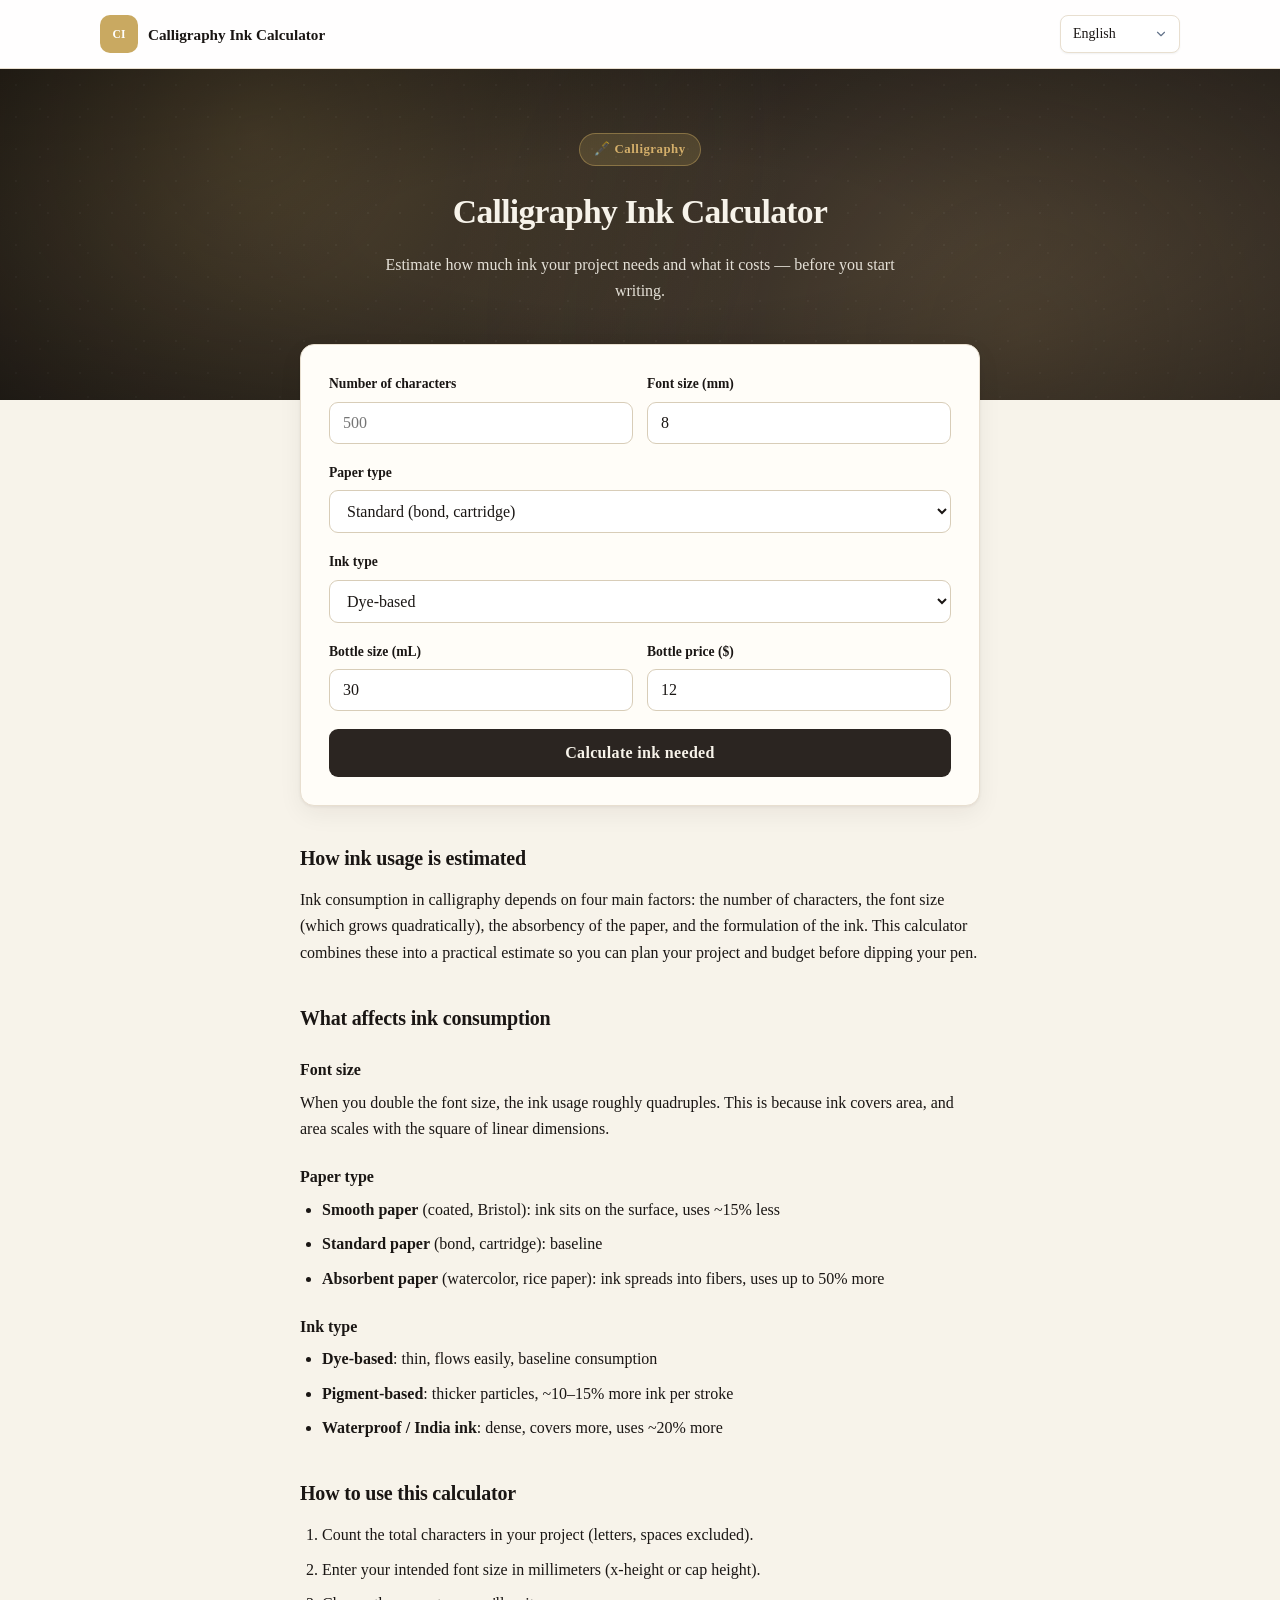
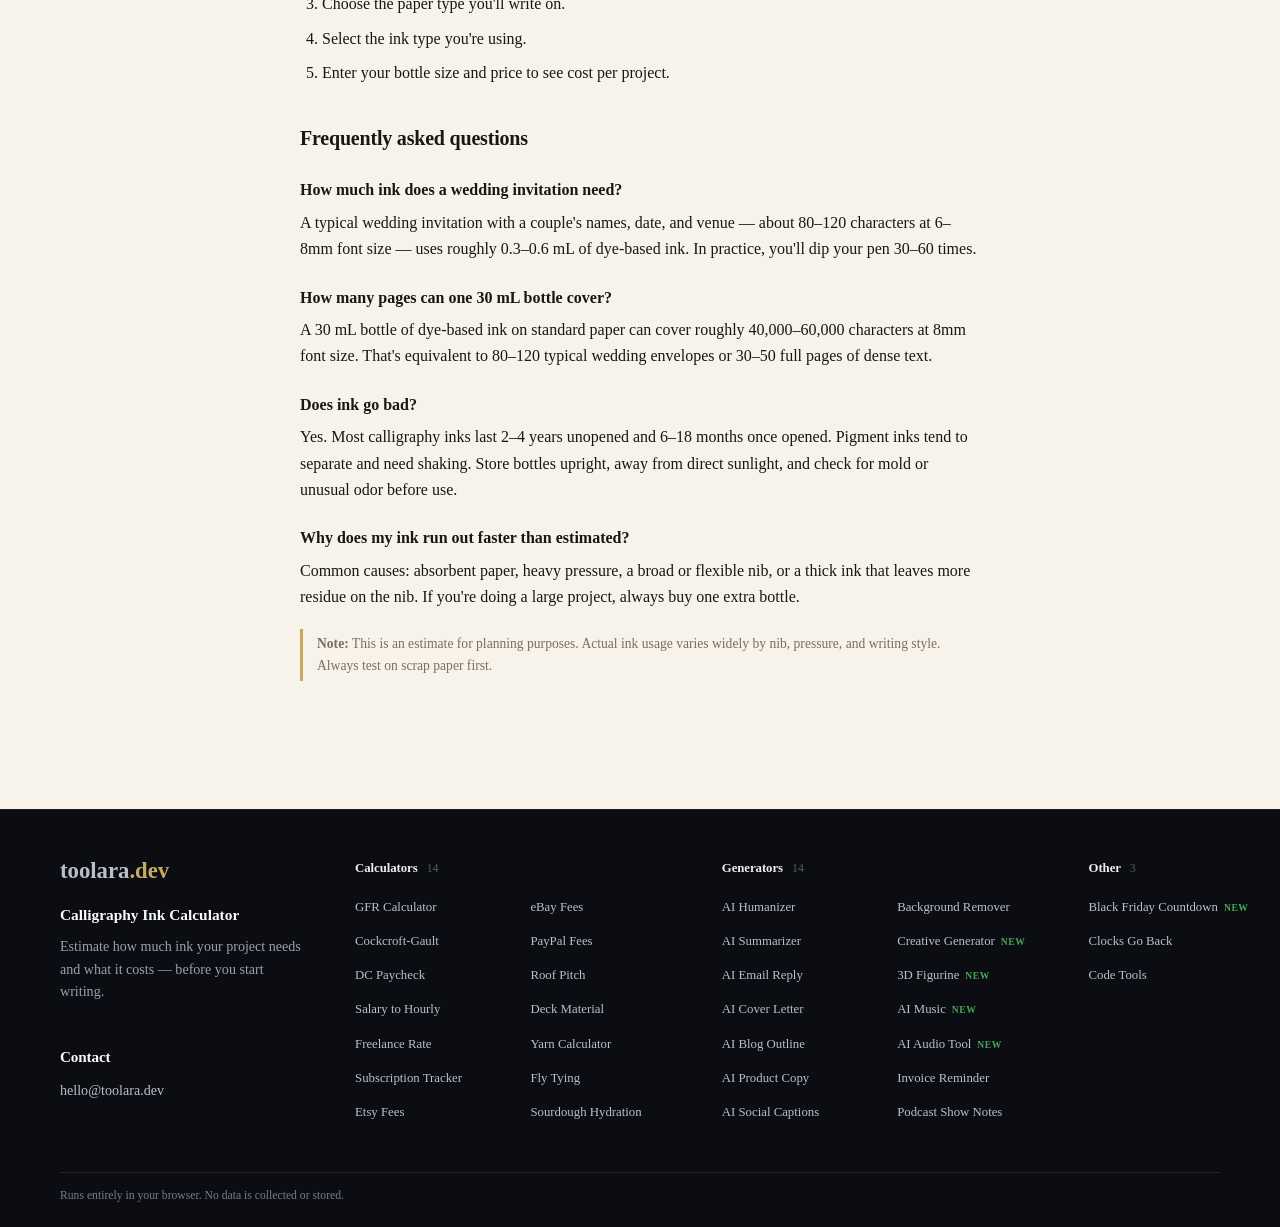
<file: index.html>
<!DOCTYPE html>
<html lang="en">
<head>
<meta charset="UTF-8">
<meta name="viewport" content="width=device-width, initial-scale=1.0">
<title>Calligraphy Ink Calculator — Estimate Ink Usage and Cost Per Project</title>
<meta name="description" content="Free calligraphy ink calculator. Estimate how much ink your project needs and what it costs — based on text length, font size, paper type, and ink type.">
<meta name="keywords" content="calligraphy ink calculator, ink cost estimator, how much ink for calligraphy, dip pen ink usage, ink cost per project">
<meta name="robots" content="index, follow, max-snippet:-1, max-image-preview:large">
<meta name="theme-color" content="#1a1614">

<link rel="canonical" href="https://calligraphy.toolara.dev/">
<link rel="alternate" hreflang="en" href="https://calligraphy.toolara.dev/">
<link rel="alternate" hreflang="zh-Hans" href="https://calligraphy.toolara.dev/zh/">
<link rel="alternate" hreflang="zh-Hant" href="https://calligraphy.toolara.dev/zh-tw/">
<link rel="alternate" hreflang="ja" href="https://calligraphy.toolara.dev/ja/">
<link rel="alternate" hreflang="ko" href="https://calligraphy.toolara.dev/ko/">
<link rel="alternate" hreflang="de" href="https://calligraphy.toolara.dev/de/">
<link rel="alternate" hreflang="ru" href="https://calligraphy.toolara.dev/ru/">
<link rel="alternate" hreflang="es" href="https://calligraphy.toolara.dev/es/">
<link rel="alternate" hreflang="x-default" href="https://calligraphy.toolara.dev/">

<meta property="og:type" content="website">
<meta property="og:title" content="Calligraphy Ink Calculator — Estimate Usage and Cost">
<meta property="og:description" content="Estimate how much ink your calligraphy project needs and what it costs.">
<meta property="og:url" content="https://calligraphy.toolara.dev/">
<meta property="og:image" content="https://calligraphy.toolara.dev/og-image.png">
<meta property="og:image:width" content="1200">
<meta property="og:image:height" content="630">
<meta property="og:image:alt" content="Calligraphy Ink Calculator — Estimate Usage and Cost">
<meta property="og:locale" content="en_US">
<meta name="twitter:card" content="summary_large_image">

<script type="application/ld+json">
{
  "@context": "https://schema.org",
  "@type": "WebApplication",
  "name": "Calligraphy Ink Cost Estimator",
  "url": "https://calligraphy.toolara.dev/",
  "applicationCategory": "UtilityApplication",
  "operatingSystem": "Any",
  "description": "Free calculator that estimates ink usage and cost for calligraphy projects.",
  "offers": { "@type": "Offer", "price": "0", "priceCurrency": "USD" }
}
</script>

<link rel="stylesheet" href="/css/style.css">
<style id="footer-groups-css">
.site-footer-grid{grid-template-columns:minmax(0,0.85fr) minmax(0,2.65fr)!important;gap:40px!important}
.site-footer-column:nth-child(2){grid-row:1/span 2!important}
.site-footer-column:nth-child(3){grid-column:1!important;grid-row:2!important}
.site-footer-explore{display:grid;grid-template-columns:repeat(3,minmax(0,1fr));gap:22px 20px;align-content:start}
.site-footer-group{min-width:0}
.site-footer-group-title{margin:0 0 9px;padding-bottom:8px;border-bottom:1px solid rgba(255,255,255,0.16);color:#f8fafc;font-size:0.7rem;font-weight:700;letter-spacing:0.06em;text-transform:uppercase;opacity:.75}
.site-footer-group .site-footer-links{display:grid!important;grid-template-columns:minmax(0,1fr)!important;gap:7px;font-size:0.85rem;line-height:1.4}
@media(max-width:960px){.site-footer-grid{grid-template-columns:1fr!important;gap:30px!important}
.site-footer-column:nth-child(2){grid-row:auto!important}.site-footer-column:nth-child(3){grid-column:auto!important;grid-row:auto!important}
.site-footer-explore{grid-template-columns:repeat(2,minmax(0,1fr))}}
</style>
<style id="fc-cloud-css">
/* Footer tool columns - Linear style (design v3-A) */
.site-footer-grid{grid-template-columns:1.05fr 1.35fr 1.35fr 0.55fr !important;gap:44px !important}
/* 覆盖子站旧版 nth-child 网格定位残留 */
.site-footer .site-footer-column:nth-child(2),.site-footer .site-footer-column:nth-child(3),.site-footer .site-footer-column:nth-child(4){grid-row:auto !important;grid-column:auto !important;display:block !important}
.site-footer .fa-h4{font-size:0.8rem;font-weight:600;color:#eceef0;margin:0 0 16px;letter-spacing:-0.005em}
.site-footer .fa-h4 .n{color:#565b63;font-weight:500;margin-left:6px;font-size:0.74rem}
.site-footer ul.fa-list{list-style:none;margin:0;padding:0;columns:2;column-gap:28px}
.site-footer ul.fa-list.single{columns:1}
.site-footer ul.fa-list li{margin-bottom:11px;break-inside:avoid}
.site-footer ul.fa-list a{font-size:0.8rem;color:#83898f;text-decoration:none;transition:color 0.12s;white-space:nowrap}
.site-footer ul.fa-list a:hover{color:#f0f2f4}
.site-footer ul.fa-list a .fa-new{color:#46a758;font-size:0.6rem;font-weight:700;letter-spacing:0.06em;margin-left:6px}
.site-footer .fa-contact{margin-top:18px}.site-footer .fa-contact-h{margin:42px 0 10px !important;color:#f8fafc;font-size:0.95rem;font-weight:650}
@media(max-width:960px){.site-footer-grid{grid-template-columns:1fr 1fr !important;gap:32px !important}}
@media(max-width:640px){.site-footer-grid{grid-template-columns:1fr !important;gap:26px !important}}
</style></head>
<body>
<header class="site-header"><div class="site-header-inner"><a class="site-brand" href="/" aria-label="calligraphy-ink-estimator"><span class="site-brand-mark" aria-hidden="true">CI</span><span class="site-brand-name" data-i18n="title"></span></a><nav class="site-nav" aria-label="Site navigation"><select id="langSelect" onchange="setLang(this.value)" aria-label="Language">
      <option value="en">English</option>
      <option value="zh">简体中文</option>
      <option value="zh-TW">繁體中文</option>
      <option value="ja">日本語</option>
      <option value="ko">한국어</option>
      <option value="de">Deutsch</option>
      <option value="ru">Русский</option>
      <option value="es">Español</option>
    </select></nav></div></header>


<header class="hero">

  <div class="hero-inner">
    <div class="hero-badge" data-i18n="heroBadge">🖋️ Calligraphy</div>
    <h1 data-i18n="title">Calligraphy Ink Calculator</h1>
    <p data-i18n="subtitle">Estimate how much ink your project needs and what it costs — before you start writing.</p>
  </div>
</header>

<main class="wrap">
  <section class="card">
    <h2 class="visually-hidden" data-i18n="calcHeading">Calculator</h2>

    <div class="row">
      <div>
        <label for="charCount" data-i18n="charLabel">Number of characters</label>
        <input type="number" id="charCount" min="1" step="1" placeholder="500" inputmode="numeric">
      </div>
      <div>
        <label for="fontSize" data-i18n="sizeLabel">Font size (mm)</label>
        <input type="number" id="fontSize" min="1" step="0.5" placeholder="8" value="8" inputmode="decimal">
      </div>
    </div>

    <label for="paper" data-i18n="paperLabel">Paper type</label>
    <select id="paper">
      <option value="smooth" data-i18n="paperSmooth">Smooth (coated, Bristol)</option>
      <option value="standard" selected data-i18n="paperStandard">Standard (bond, cartridge)</option>
      <option value="absorbent" data-i18n="paperAbsorbent">Absorbent (watercolor, rice paper)</option>
    </select>

    <label for="inkType" data-i18n="inkLabel">Ink type</label>
    <select id="inkType">
      <option value="dye" selected data-i18n="inkDye">Dye-based</option>
      <option value="pigment" data-i18n="inkPigment">Pigment-based</option>
      <option value="waterproof" data-i18n="inkWaterproof">Waterproof / India ink</option>
    </select>

    <div class="row">
      <div>
        <label for="bottleSize" data-i18n="bottleLabel">Bottle size (mL)</label>
        <input type="number" id="bottleSize" min="1" step="1" placeholder="30" value="30" inputmode="decimal">
      </div>
      <div>
        <label for="bottlePrice" data-i18n="priceLabel">Bottle price ($)</label>
        <input type="number" id="bottlePrice" min="0" step="0.5" placeholder="12" value="12" inputmode="decimal">
      </div>
    </div>

    <button class="calc" type="button" onclick="calculate()" data-i18n="calcBtn">Calculate ink needed</button>

    <div id="result" role="region" aria-live="polite">
      <div class="result-label" data-i18n="resultLabel">Estimated ink needed</div>
      <div class="ink-volume"><span id="inkVolume">—</span></div>
      <div class="freq-note" id="costNote"></div>

      <div class="breakdown">
        <div class="bd-row"><span data-i18n="bdChars">Characters</span><strong id="bdChars">—</strong></div>
        <div class="bd-row"><span data-i18n="bdSize">Font size</span><strong id="bdSize">—</strong></div>
        <div class="bd-row"><span data-i18n="bdPaper">Paper factor</span><strong id="bdPaper">—</strong></div>
        <div class="bd-row"><span data-i18n="bdInk">Ink factor</span><strong id="bdInk">—</strong></div>
        <div class="bd-row"><span data-i18n="bdCost">Project cost</span><strong id="bdCost">—</strong></div>
        <div class="bd-row"><span data-i18n="bdProjects">Projects per bottle</span><strong id="bdProjects">—</strong></div>
      </div>
      <div class="result-disclaimer" data-i18n="resultDisclaimer">Estimate only. Actual ink usage varies by nib, writing pressure, and individual style. Always test on a scrap first.</div>
    </div>
  </section>

  <section>
    <h2 data-i18n="whatIsTitle">How ink usage is estimated</h2>
    <p data-i18n="whatIsText">Ink consumption in calligraphy depends on four main factors: the number of characters, the font size (which grows quadratically), the absorbency of the paper, and the formulation of the ink. This calculator combines these into a practical estimate so you can plan your project and budget before dipping your pen.</p>
  </section>

  <section>
    <h2 data-i18n="factorsTitle">What affects ink consumption</h2>
    <h3 data-i18n="f1Title">Font size</h3>
    <p data-i18n="f1Text">When you double the font size, the ink usage roughly quadruples. This is because ink covers area, and area scales with the square of linear dimensions.</p>

    <h3 data-i18n="f2Title">Paper type</h3>
    <ul>
      <li data-i18n="f2a"><strong>Smooth paper</strong> (coated, Bristol): ink sits on the surface, uses ~15% less</li>
      <li data-i18n="f2b"><strong>Standard paper</strong> (bond, cartridge): baseline</li>
      <li data-i18n="f2c"><strong>Absorbent paper</strong> (watercolor, rice paper): ink spreads into fibers, uses up to 50% more</li>
    </ul>

    <h3 data-i18n="f3Title">Ink type</h3>
    <ul>
      <li data-i18n="f3a"><strong>Dye-based</strong>: thin, flows easily, baseline consumption</li>
      <li data-i18n="f3b"><strong>Pigment-based</strong>: thicker particles, ~10–15% more ink per stroke</li>
      <li data-i18n="f3c"><strong>Waterproof / India ink</strong>: dense, covers more, uses ~20% more</li>
    </ul>
  </section>

  <section>
    <h2 data-i18n="howToTitle">How to use this calculator</h2>
    <ol>
      <li data-i18n="howTo1">Count the total characters in your project (letters, spaces excluded).</li>
      <li data-i18n="howTo2">Enter your intended font size in millimeters (x-height or cap height).</li>
      <li data-i18n="howTo3">Choose the paper type you'll write on.</li>
      <li data-i18n="howTo4">Select the ink type you're using.</li>
      <li data-i18n="howTo5">Enter your bottle size and price to see cost per project.</li>
    </ol>
  </section>

  <section>
    <h2 data-i18n="faqTitle">Frequently asked questions</h2>
    <h3 data-i18n="faq1q">How much ink does a wedding invitation need?</h3>
    <p data-i18n="faq1a">A typical wedding invitation with a couple's names, date, and venue — about 80–120 characters at 6–8mm font size — uses roughly 0.3–0.6 mL of dye-based ink. In practice, you'll dip your pen 30–60 times.</p>

    <h3 data-i18n="faq2q">How many pages can one 30 mL bottle cover?</h3>
    <p data-i18n="faq2a">A 30 mL bottle of dye-based ink on standard paper can cover roughly 40,000–60,000 characters at 8mm font size. That's equivalent to 80–120 typical wedding envelopes or 30–50 full pages of dense text.</p>

    <h3 data-i18n="faq3q">Does ink go bad?</h3>
    <p data-i18n="faq3a">Yes. Most calligraphy inks last 2–4 years unopened and 6–18 months once opened. Pigment inks tend to separate and need shaking. Store bottles upright, away from direct sunlight, and check for mold or unusual odor before use.</p>

    <h3 data-i18n="faq4q">Why does my ink run out faster than estimated?</h3>
    <p data-i18n="faq4a">Common causes: absorbent paper, heavy pressure, a broad or flexible nib, or a thick ink that leaves more residue on the nib. If you're doing a large project, always buy one extra bottle.</p>

    <div class="disclaimer" data-i18n="disclaimer"><strong>Note:</strong> This is an estimate for planning purposes. Actual ink usage varies widely by nib, pressure, and writing style. Always test on scrap paper first.</div>
  </section>
</main>

<footer class="footer site-footer">
<div class="site-footer-inner">
<div class="site-footer-grid"><section class="site-footer-column">
<a class="site-footer-wordmark" href="https://toolara.dev/" aria-label="toolara.dev">toolara<span class="tld">.dev</span></a>
<p class="site-footer-site-name" data-i18n="title">Calligraphy Ink Calculator</p>
<p class="site-footer-description" data-i18n="subtitle">Estimate how much ink your project needs and what it costs — before you start writing.</p>
<h2 class="fa-contact-h">Contact</h2><p class="site-footer-contact fa-contact"><a href="mailto:hello@toolara.dev">hello@toolara.dev</a></p></section><section class="site-footer-column"><h4 class="fa-h4">Calculators <span class="n">14</span></h4><ul class="fa-list"><li><a href="https://gfr.toolara.dev/">GFR Calculator</a></li><li><a href="https://crcl.toolara.dev/">Cockcroft-Gault</a></li><li><a href="https://dc-pay.toolara.dev/">DC Paycheck</a></li><li><a href="https://salary.toolara.dev/">Salary to Hourly</a></li><li><a href="https://freelance.toolara.dev/">Freelance Rate</a></li><li><a href="https://subscriptions.toolara.dev/">Subscription Tracker</a></li><li><a href="https://etsy.toolara.dev/">Etsy Fees</a></li><li><a href="https://ebay.toolara.dev/">eBay Fees</a></li><li><a href="https://paypal.toolara.dev/">PayPal Fees</a></li><li><a href="https://roof.toolara.dev/">Roof Pitch</a></li><li><a href="https://deck.toolara.dev/">Deck Material</a></li><li><a href="https://yarn.toolara.dev/">Yarn Calculator</a></li><li><a href="https://flytying.toolara.dev/">Fly Tying</a></li><li><a href="https://sourdough.toolara.dev/">Sourdough Hydration</a></li></ul></section><section class="site-footer-column"><h4 class="fa-h4">Generators <span class="n">14</span></h4><ul class="fa-list"><li><a href="https://humanize.toolara.dev/">AI Humanizer</a></li><li><a href="https://summarize.toolara.dev/">AI Summarizer</a></li><li><a href="https://emailreply.toolara.dev/">AI Email Reply</a></li><li><a href="https://coverletter.toolara.dev/">AI Cover Letter</a></li><li><a href="https://blogoutline.toolara.dev/">AI Blog Outline</a></li><li><a href="https://productcopy.toolara.dev/">AI Product Copy</a></li><li><a href="https://captions.toolara.dev/">AI Social Captions</a></li><li><a href="https://background.toolara.dev/">Background Remover</a></li><li><a href="https://creative.toolara.dev/">Creative Generator<span class="fa-new">NEW</span></a></li><li><a href="https://figurine.toolara.dev/">3D Figurine<span class="fa-new">NEW</span></a></li><li><a href="https://music.toolara.dev/">AI Music<span class="fa-new">NEW</span></a></li><li><a href="https://audio.toolara.dev/">AI Audio Tool<span class="fa-new">NEW</span></a></li><li><a href="https://invoices.toolara.dev/">Invoice Reminder</a></li><li><a href="https://podcast.toolara.dev/">Podcast Show Notes</a></li></ul></section><section class="site-footer-column"><h4 class="fa-h4">Other <span class="n">3</span></h4><ul class="fa-list single"><li><a href="https://blackfriday.toolara.dev/">Black Friday Countdown<span class="fa-new">NEW</span></a></li><li><a href="https://clocksgoback.toolara.dev/">Clocks Go Back</a></li><li><a href="https://devtools.toolara.dev/">Code Tools</a></li></ul></section></div>
<div class="site-footer-bottom"><p class="site-footer-privacy" data-i18n="footer">Runs entirely in your browser. No data is collected or stored.</p></div>
</div>
</footer>

<script src="/js/i18n.js"></script>
<script src="/js/calculator.js"></script>
</body>
</html>
</file>
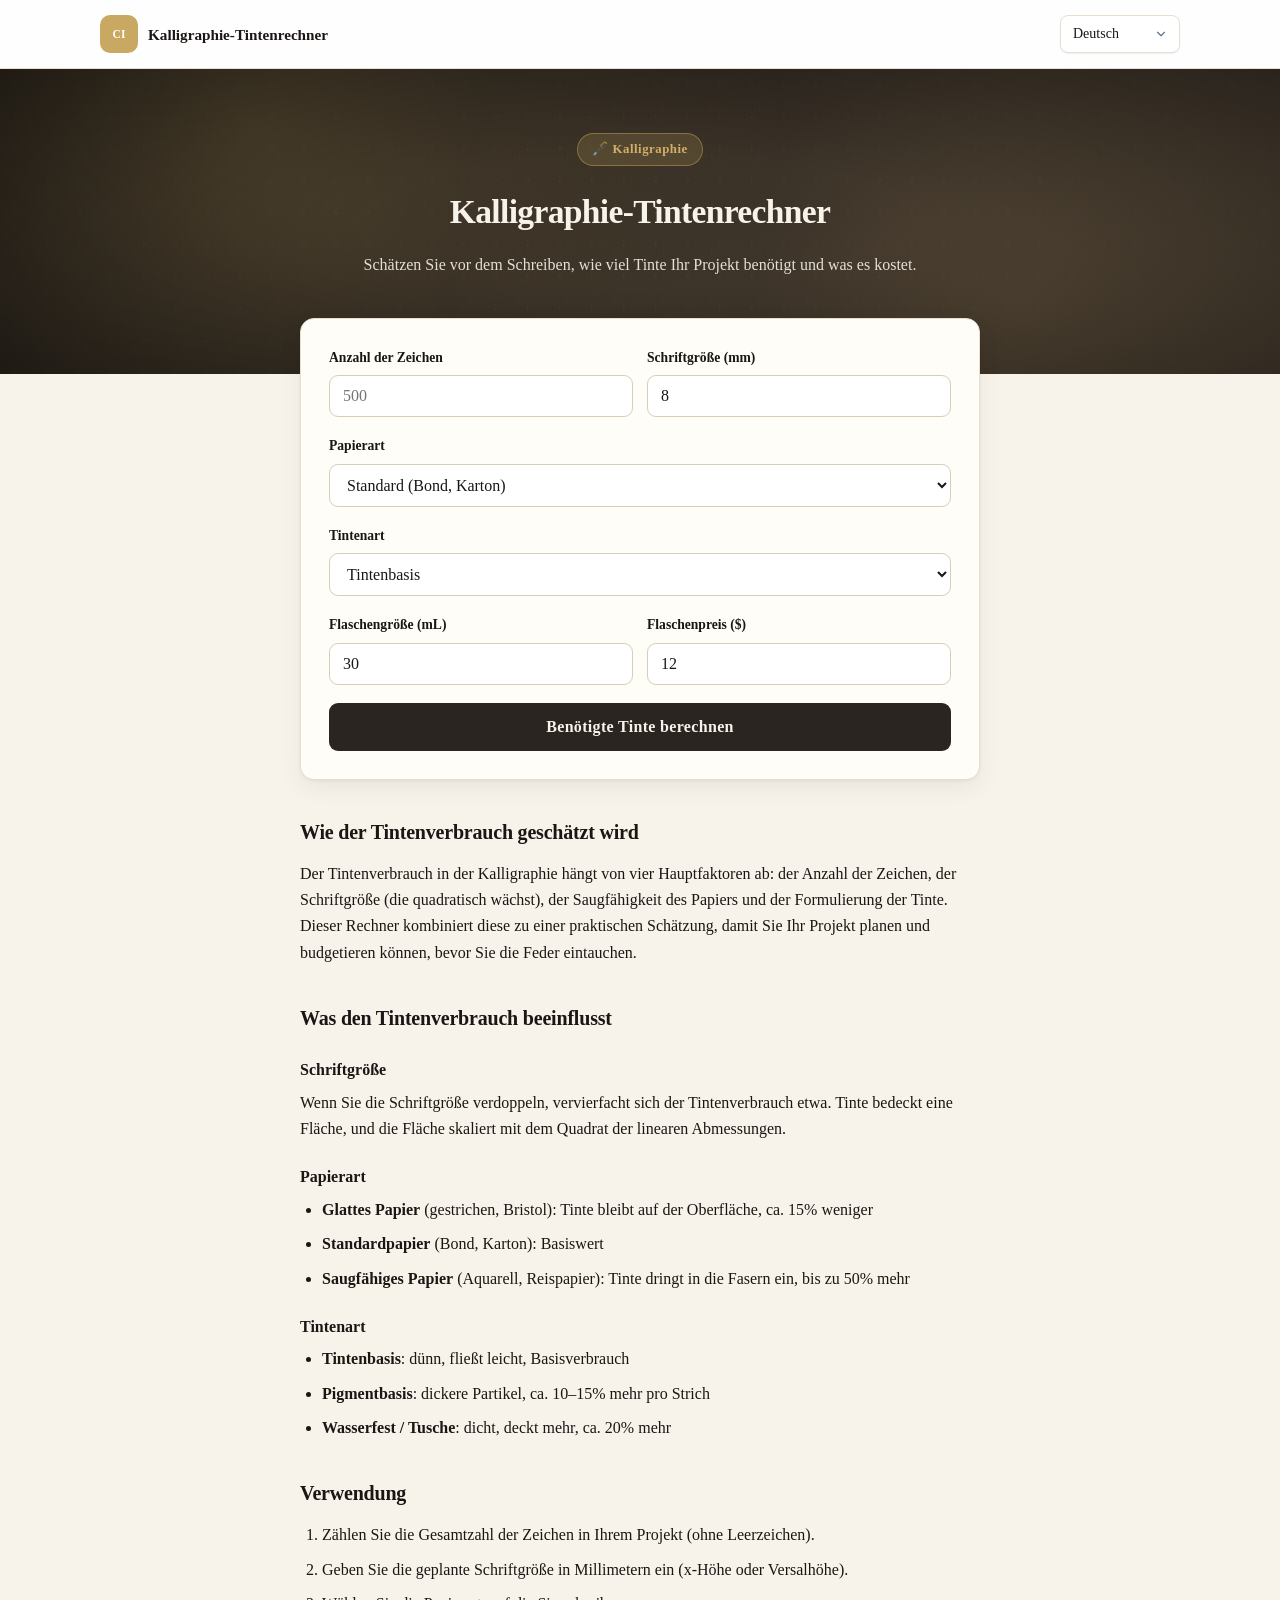
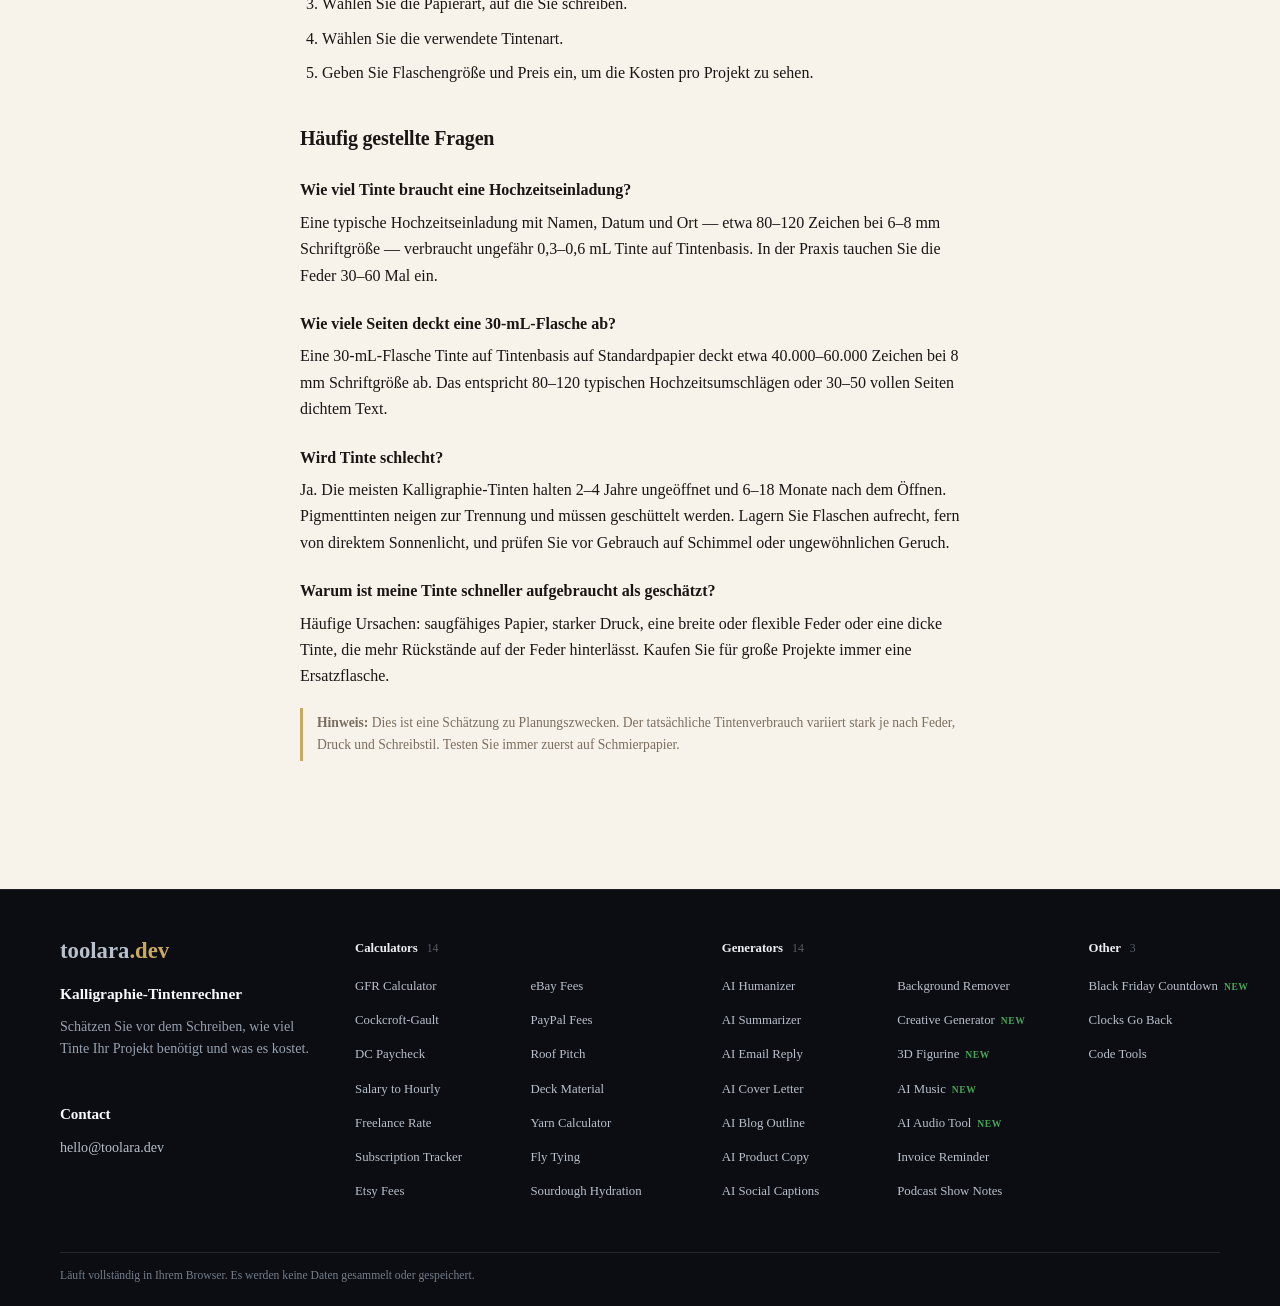
<file: de/index.html>
<!DOCTYPE html>
<html lang="de">
<head>
<meta charset="UTF-8">
<meta name="viewport" content="width=device-width, initial-scale=1.0">
<title>Kalligraphie-Tintenrechner — Verbrauch und Kosten</title>
<meta name="description" content="Kostenloser Kalligraphie-Tintenrechner. Geben Sie Zeichenzahl, Schriftgröße, Papier und Tintenart ein — mit Füllmenge und Preis schätzt der Rechner Tintenbedarf und Kosten pro Projekt. Läuft vollständig im Browser, keine Datenübertragung.">
<meta name="keywords" content="calligraphy ink calculator, ink cost estimator, how much ink for calligraphy, dip pen ink usage, ink cost per project">
<meta name="robots" content="index, follow, max-snippet:-1, max-image-preview:large">
<meta name="theme-color" content="#1a1614">

<link rel="canonical" href="https://calligraphy.toolara.dev/de/">
<link rel="alternate" hreflang="en" href="https://calligraphy.toolara.dev/">
<link rel="alternate" hreflang="zh-Hans" href="https://calligraphy.toolara.dev/zh/">
<link rel="alternate" hreflang="zh-Hant" href="https://calligraphy.toolara.dev/zh-tw/">
<link rel="alternate" hreflang="ja" href="https://calligraphy.toolara.dev/ja/">
<link rel="alternate" hreflang="ko" href="https://calligraphy.toolara.dev/ko/">
<link rel="alternate" hreflang="de" href="https://calligraphy.toolara.dev/de/">
<link rel="alternate" hreflang="ru" href="https://calligraphy.toolara.dev/ru/">
<link rel="alternate" hreflang="es" href="https://calligraphy.toolara.dev/es/">
<link rel="alternate" hreflang="x-default" href="https://calligraphy.toolara.dev/">

<meta property="og:type" content="website">
<meta property="og:title" content="Kalligraphie-Tintenrechner — Verbrauch und Kosten">
<meta property="og:description" content="Kostenloser Kalligraphie-Tintenrechner. Geben Sie Zeichenzahl, Schriftgröße, Papier und Tintenart ein — mit Füllmenge und Preis schätzt der Rechner Tintenbedarf und Kosten pro Projekt. Läuft vollständig im Browser, keine Datenübertragung.">
<meta property="og:url" content="https://calligraphy.toolara.dev/de/">
<meta property="og:image" content="https://calligraphy.toolara.dev/og-image.png">
<meta property="og:image:width" content="1200">
<meta property="og:image:height" content="630">
<meta property="og:image:alt" content="Kalligraphie-Tintenrechner — Verbrauch und Kosten">
<meta property="og:locale" content="de_DE">
<meta name="twitter:card" content="summary_large_image">

<script type="application/ld+json">
{
  "@context": "https://schema.org",
  "@type": "WebApplication",
  "name": "Kalligraphie-Tintenrechner",
  "url": "https://calligraphy.toolara.dev/de/",
  "applicationCategory": "UtilityApplication",
  "operatingSystem": "Any",
  "inLanguage": "de",
  "description": "Kostenloser Kalligraphie-Tintenrechner. Geben Sie Zeichenzahl, Schriftgröße, Papier und Tintenart ein — mit Füllmenge und Preis schätzt der Rechner Tintenbedarf und Kosten pro Projekt. Läuft vollständig im Browser, keine Datenübertragung.",
  "offers": { "@type": "Offer", "price": "0", "priceCurrency": "USD" }
}
</script>

<script>window.__FORCE_LANG__ = 'de';</script>
<link rel="stylesheet" href="/css/style.css">
<style id="footer-groups-css">
.site-footer-grid{grid-template-columns:minmax(0,0.85fr) minmax(0,2.65fr)!important;gap:40px!important}
.site-footer-column:nth-child(2){grid-row:1/span 2!important}
.site-footer-column:nth-child(3){grid-column:1!important;grid-row:2!important}
.site-footer-explore{display:grid;grid-template-columns:repeat(3,minmax(0,1fr));gap:22px 20px;align-content:start}
.site-footer-group{min-width:0}
.site-footer-group-title{margin:0 0 9px;padding-bottom:8px;border-bottom:1px solid rgba(255,255,255,0.16);color:#f8fafc;font-size:0.7rem;font-weight:700;letter-spacing:0.06em;text-transform:uppercase;opacity:.75}
.site-footer-group .site-footer-links{display:grid!important;grid-template-columns:minmax(0,1fr)!important;gap:7px;font-size:0.85rem;line-height:1.4}
@media(max-width:960px){.site-footer-grid{grid-template-columns:1fr!important;gap:30px!important}
.site-footer-column:nth-child(2){grid-row:auto!important}.site-footer-column:nth-child(3){grid-column:auto!important;grid-row:auto!important}
.site-footer-explore{grid-template-columns:repeat(2,minmax(0,1fr))}}
</style>
<style id="fc-cloud-css">
/* Footer tool columns - Linear style (design v3-A) */
.site-footer-grid{grid-template-columns:1.05fr 1.35fr 1.35fr 0.55fr !important;gap:44px !important}
/* 覆盖子站旧版 nth-child 网格定位残留 */
.site-footer .site-footer-column:nth-child(2),.site-footer .site-footer-column:nth-child(3),.site-footer .site-footer-column:nth-child(4){grid-row:auto !important;grid-column:auto !important;display:block !important}
.site-footer .fa-h4{font-size:0.8rem;font-weight:600;color:#eceef0;margin:0 0 16px;letter-spacing:-0.005em}
.site-footer .fa-h4 .n{color:#565b63;font-weight:500;margin-left:6px;font-size:0.74rem}
.site-footer ul.fa-list{list-style:none;margin:0;padding:0;columns:2;column-gap:28px}
.site-footer ul.fa-list.single{columns:1}
.site-footer ul.fa-list li{margin-bottom:11px;break-inside:avoid}
.site-footer ul.fa-list a{font-size:0.8rem;color:#83898f;text-decoration:none;transition:color 0.12s;white-space:nowrap}
.site-footer ul.fa-list a:hover{color:#f0f2f4}
.site-footer ul.fa-list a .fa-new{color:#46a758;font-size:0.6rem;font-weight:700;letter-spacing:0.06em;margin-left:6px}
.site-footer .fa-contact{margin-top:18px}.site-footer .fa-contact-h{margin:42px 0 10px !important;color:#f8fafc;font-size:0.95rem;font-weight:650}
@media(max-width:960px){.site-footer-grid{grid-template-columns:1fr 1fr !important;gap:32px !important}}
@media(max-width:640px){.site-footer-grid{grid-template-columns:1fr !important;gap:26px !important}}
</style></head>
<body>
<header class="site-header"><div class="site-header-inner"><a class="site-brand" href="/" aria-label="calligraphy-ink-estimator"><span class="site-brand-mark" aria-hidden="true">CI</span><span class="site-brand-name" data-i18n="title"></span></a><nav class="site-nav" aria-label="Site navigation"><select id="langSelect" onchange="setLang(this.value)" aria-label="Language">
      <option value="en">English</option>
      <option value="zh">简体中文</option>
      <option value="zh-TW">繁體中文</option>
      <option value="ja">日本語</option>
      <option value="ko">한국어</option>
      <option value="de">Deutsch</option>
      <option value="ru">Русский</option>
      <option value="es">Español</option>
    </select></nav></div></header>


<header class="hero">

  <div class="hero-inner">
    <div class="hero-badge" data-i18n="heroBadge">🖋️ Kalligraphie</div>
    <h1 data-i18n="title">Kalligraphie-Tintenrechner</h1>
    <p data-i18n="subtitle">Schätzen Sie vor dem Schreiben, wie viel Tinte Ihr Projekt benötigt und was es kostet.</p>
  </div>
</header>

<main class="wrap">
  <section class="card">
    <h2 class="visually-hidden" data-i18n="calcHeading">Rechner</h2>

    <div class="row">
      <div>
        <label for="charCount" data-i18n="charLabel">Anzahl der Zeichen</label>
        <input type="number" id="charCount" min="1" step="1" placeholder="500" inputmode="numeric">
      </div>
      <div>
        <label for="fontSize" data-i18n="sizeLabel">Schriftgröße (mm)</label>
        <input type="number" id="fontSize" min="1" step="0.5" placeholder="8" value="8" inputmode="decimal">
      </div>
    </div>

    <label for="paper" data-i18n="paperLabel">Papierart</label>
    <select id="paper">
      <option value="smooth" data-i18n="paperSmooth">Glatt (gestrichen, Bristol)</option>
      <option value="standard" selected data-i18n="paperStandard">Standard (Bond, Karton)</option>
      <option value="absorbent" data-i18n="paperAbsorbent">Saugfähig (Aquarell, Reispapier)</option>
    </select>

    <label for="inkType" data-i18n="inkLabel">Tintenart</label>
    <select id="inkType">
      <option value="dye" selected data-i18n="inkDye">Tintenbasis</option>
      <option value="pigment" data-i18n="inkPigment">Pigmentbasis</option>
      <option value="waterproof" data-i18n="inkWaterproof">Wasserfest / Tusche</option>
    </select>

    <div class="row">
      <div>
        <label for="bottleSize" data-i18n="bottleLabel">Flaschengröße (mL)</label>
        <input type="number" id="bottleSize" min="1" step="1" placeholder="30" value="30" inputmode="decimal">
      </div>
      <div>
        <label for="bottlePrice" data-i18n="priceLabel">Flaschenpreis ($)</label>
        <input type="number" id="bottlePrice" min="0" step="0.5" placeholder="12" value="12" inputmode="decimal">
      </div>
    </div>

    <button class="calc" type="button" onclick="calculate()" data-i18n="calcBtn">Benötigte Tinte berechnen</button>

    <div id="result" role="region" aria-live="polite">
      <div class="result-label" data-i18n="resultLabel">Geschätzte benötigte Tinte</div>
      <div class="ink-volume"><span id="inkVolume">—</span></div>
      <div class="freq-note" id="costNote"></div>

      <div class="breakdown">
        <div class="bd-row"><span data-i18n="bdChars">Zeichen</span><strong id="bdChars">—</strong></div>
        <div class="bd-row"><span data-i18n="bdSize">Schriftgröße</span><strong id="bdSize">—</strong></div>
        <div class="bd-row"><span data-i18n="bdPaper">Papierfaktor</span><strong id="bdPaper">—</strong></div>
        <div class="bd-row"><span data-i18n="bdInk">Tintenfaktor</span><strong id="bdInk">—</strong></div>
        <div class="bd-row"><span data-i18n="bdCost">Projektkosten</span><strong id="bdCost">—</strong></div>
        <div class="bd-row"><span data-i18n="bdProjects">Projekte pro Flasche</span><strong id="bdProjects">—</strong></div>
      </div>
      <div class="result-disclaimer" data-i18n="resultDisclaimer">Nur eine Schätzung. Der tatsächliche Tintenverbrauch variiert je nach Feder, Schreibdruck und individuellem Stil. Testen Sie immer zuerst auf einem Schmierblatt.</div>
    </div>
  </section>

  <section>
    <h2 data-i18n="whatIsTitle">Wie der Tintenverbrauch geschätzt wird</h2>
    <p data-i18n="whatIsText">Der Tintenverbrauch in der Kalligraphie hängt von vier Hauptfaktoren ab: der Anzahl der Zeichen, der Schriftgröße (die quadratisch wächst), der Saugfähigkeit des Papiers und der Formulierung der Tinte. Dieser Rechner kombiniert diese zu einer praktischen Schätzung, damit Sie Ihr Projekt planen und budgetieren können, bevor Sie die Feder eintauchen.</p>
  </section>

  <section>
    <h2 data-i18n="factorsTitle">Was den Tintenverbrauch beeinflusst</h2>
    <h3 data-i18n="f1Title">Schriftgröße</h3>
    <p data-i18n="f1Text">Wenn Sie die Schriftgröße verdoppeln, vervierfacht sich der Tintenverbrauch etwa. Tinte bedeckt eine Fläche, und die Fläche skaliert mit dem Quadrat der linearen Abmessungen.</p>

    <h3 data-i18n="f2Title">Papierart</h3>
    <ul>
      <li data-i18n="f2a"><strong>Glattes Papier</strong> (gestrichen, Bristol): Tinte bleibt auf der Oberfläche, ca. 15% weniger</li>
      <li data-i18n="f2b"><strong>Standardpapier</strong> (Bond, Karton): Basiswert</li>
      <li data-i18n="f2c"><strong>Saugfähiges Papier</strong> (Aquarell, Reispapier): Tinte dringt in die Fasern ein, bis zu 50% mehr</li>
    </ul>

    <h3 data-i18n="f3Title">Tintenart</h3>
    <ul>
      <li data-i18n="f3a"><strong>Tintenbasis</strong>: dünn, fließt leicht, Basisverbrauch</li>
      <li data-i18n="f3b"><strong>Pigmentbasis</strong>: dickere Partikel, ca. 10–15% mehr pro Strich</li>
      <li data-i18n="f3c"><strong>Wasserfest / Tusche</strong>: dicht, deckt mehr, ca. 20% mehr</li>
    </ul>
  </section>

  <section>
    <h2 data-i18n="howToTitle">Verwendung</h2>
    <ol>
      <li data-i18n="howTo1">Zählen Sie die Gesamtzahl der Zeichen in Ihrem Projekt (ohne Leerzeichen).</li>
      <li data-i18n="howTo2">Geben Sie die geplante Schriftgröße in Millimetern ein (x-Höhe oder Versalhöhe).</li>
      <li data-i18n="howTo3">Wählen Sie die Papierart, auf die Sie schreiben.</li>
      <li data-i18n="howTo4">Wählen Sie die verwendete Tintenart.</li>
      <li data-i18n="howTo5">Geben Sie Flaschengröße und Preis ein, um die Kosten pro Projekt zu sehen.</li>
    </ol>
  </section>

  <section>
    <h2 data-i18n="faqTitle">Häufig gestellte Fragen</h2>
    <h3 data-i18n="faq1q">Wie viel Tinte braucht eine Hochzeitseinladung?</h3>
    <p data-i18n="faq1a">Eine typische Hochzeitseinladung mit Namen, Datum und Ort — etwa 80–120 Zeichen bei 6–8 mm Schriftgröße — verbraucht ungefähr 0,3–0,6 mL Tinte auf Tintenbasis. In der Praxis tauchen Sie die Feder 30–60 Mal ein.</p>

    <h3 data-i18n="faq2q">Wie viele Seiten deckt eine 30-mL-Flasche ab?</h3>
    <p data-i18n="faq2a">Eine 30-mL-Flasche Tinte auf Tintenbasis auf Standardpapier deckt etwa 40.000–60.000 Zeichen bei 8 mm Schriftgröße ab. Das entspricht 80–120 typischen Hochzeitsumschlägen oder 30–50 vollen Seiten dichtem Text.</p>

    <h3 data-i18n="faq3q">Wird Tinte schlecht?</h3>
    <p data-i18n="faq3a">Ja. Die meisten Kalligraphie-Tinten halten 2–4 Jahre ungeöffnet und 6–18 Monate nach dem Öffnen. Pigmenttinten neigen zur Trennung und müssen geschüttelt werden. Lagern Sie Flaschen aufrecht, fern von direktem Sonnenlicht, und prüfen Sie vor Gebrauch auf Schimmel oder ungewöhnlichen Geruch.</p>

    <h3 data-i18n="faq4q">Warum ist meine Tinte schneller aufgebraucht als geschätzt?</h3>
    <p data-i18n="faq4a">Häufige Ursachen: saugfähiges Papier, starker Druck, eine breite oder flexible Feder oder eine dicke Tinte, die mehr Rückstände auf der Feder hinterlässt. Kaufen Sie für große Projekte immer eine Ersatzflasche.</p>

    <div class="disclaimer" data-i18n="disclaimer"><strong>Hinweis:</strong> Dies ist eine Schätzung zu Planungszwecken. Der tatsächliche Tintenverbrauch variiert stark je nach Feder, Druck und Schreibstil. Testen Sie immer zuerst auf Schmierpapier.</div>
  </section>
</main>

<footer class="footer site-footer">
<div class="site-footer-inner">
<div class="site-footer-grid"><section class="site-footer-column">
<a class="site-footer-wordmark" href="https://toolara.dev/" aria-label="toolara.dev">toolara<span class="tld">.dev</span></a>
<p class="site-footer-site-name" data-i18n="title">Kalligraphie-Tintenrechner</p>
<p class="site-footer-description" data-i18n="subtitle">Schätzen Sie vor dem Schreiben, wie viel Tinte Ihr Projekt benötigt und was es kostet.</p>
<h2 class="fa-contact-h">Contact</h2><p class="site-footer-contact fa-contact"><a href="mailto:hello@toolara.dev">hello@toolara.dev</a></p></section><section class="site-footer-column"><h4 class="fa-h4">Calculators <span class="n">14</span></h4><ul class="fa-list"><li><a href="https://gfr.toolara.dev/">GFR Calculator</a></li><li><a href="https://crcl.toolara.dev/">Cockcroft-Gault</a></li><li><a href="https://dc-pay.toolara.dev/">DC Paycheck</a></li><li><a href="https://salary.toolara.dev/">Salary to Hourly</a></li><li><a href="https://freelance.toolara.dev/">Freelance Rate</a></li><li><a href="https://subscriptions.toolara.dev/">Subscription Tracker</a></li><li><a href="https://etsy.toolara.dev/">Etsy Fees</a></li><li><a href="https://ebay.toolara.dev/">eBay Fees</a></li><li><a href="https://paypal.toolara.dev/">PayPal Fees</a></li><li><a href="https://roof.toolara.dev/">Roof Pitch</a></li><li><a href="https://deck.toolara.dev/">Deck Material</a></li><li><a href="https://yarn.toolara.dev/">Yarn Calculator</a></li><li><a href="https://flytying.toolara.dev/">Fly Tying</a></li><li><a href="https://sourdough.toolara.dev/">Sourdough Hydration</a></li></ul></section><section class="site-footer-column"><h4 class="fa-h4">Generators <span class="n">14</span></h4><ul class="fa-list"><li><a href="https://humanize.toolara.dev/">AI Humanizer</a></li><li><a href="https://summarize.toolara.dev/">AI Summarizer</a></li><li><a href="https://emailreply.toolara.dev/">AI Email Reply</a></li><li><a href="https://coverletter.toolara.dev/">AI Cover Letter</a></li><li><a href="https://blogoutline.toolara.dev/">AI Blog Outline</a></li><li><a href="https://productcopy.toolara.dev/">AI Product Copy</a></li><li><a href="https://captions.toolara.dev/">AI Social Captions</a></li><li><a href="https://background.toolara.dev/">Background Remover</a></li><li><a href="https://creative.toolara.dev/">Creative Generator<span class="fa-new">NEW</span></a></li><li><a href="https://figurine.toolara.dev/">3D Figurine<span class="fa-new">NEW</span></a></li><li><a href="https://music.toolara.dev/">AI Music<span class="fa-new">NEW</span></a></li><li><a href="https://audio.toolara.dev/">AI Audio Tool<span class="fa-new">NEW</span></a></li><li><a href="https://invoices.toolara.dev/">Invoice Reminder</a></li><li><a href="https://podcast.toolara.dev/">Podcast Show Notes</a></li></ul></section><section class="site-footer-column"><h4 class="fa-h4">Other <span class="n">3</span></h4><ul class="fa-list single"><li><a href="https://blackfriday.toolara.dev/">Black Friday Countdown<span class="fa-new">NEW</span></a></li><li><a href="https://clocksgoback.toolara.dev/">Clocks Go Back</a></li><li><a href="https://devtools.toolara.dev/">Code Tools</a></li></ul></section></div>
<div class="site-footer-bottom"><p class="site-footer-privacy" data-i18n="footer">Läuft vollständig in Ihrem Browser. Es werden keine Daten gesammelt oder gespeichert.</p></div>
</div>
</footer>

<script src="/js/i18n.js"></script>
<script src="/js/calculator.js"></script>
</body>
</html>
</file>
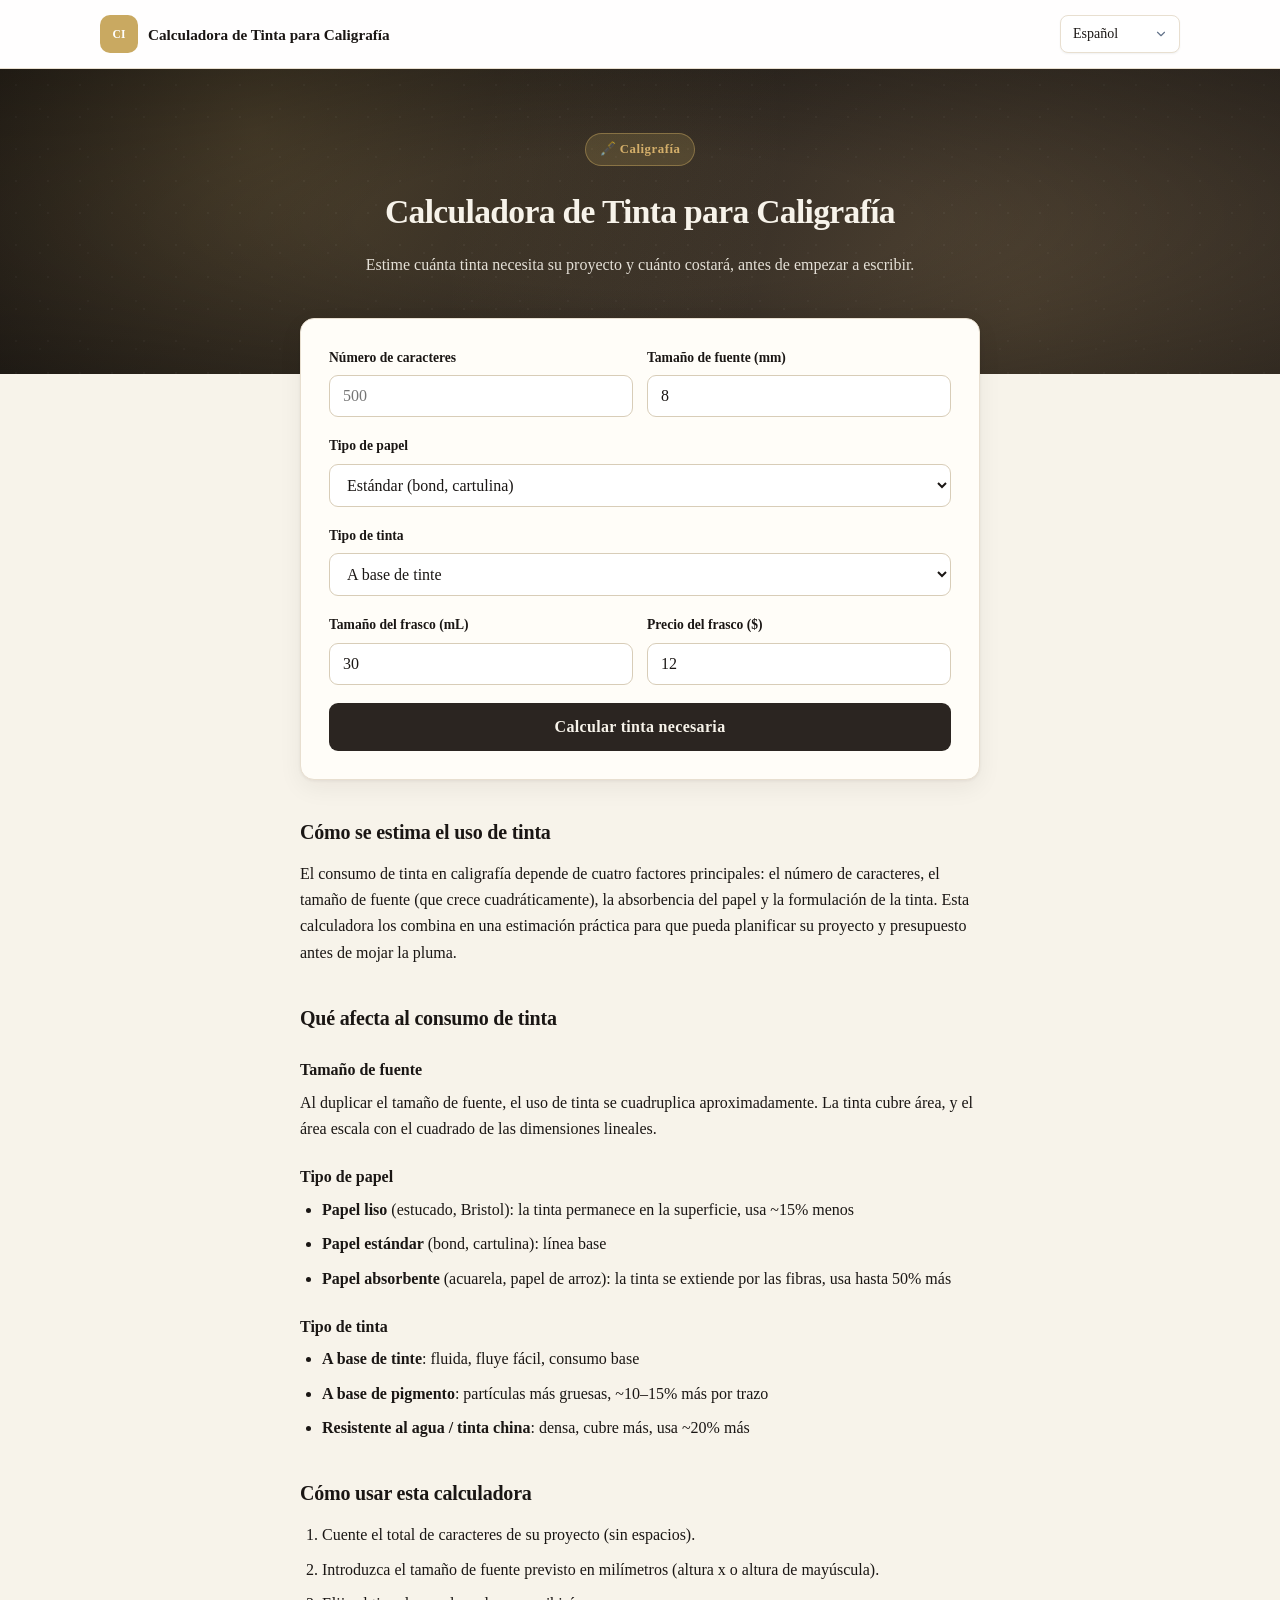
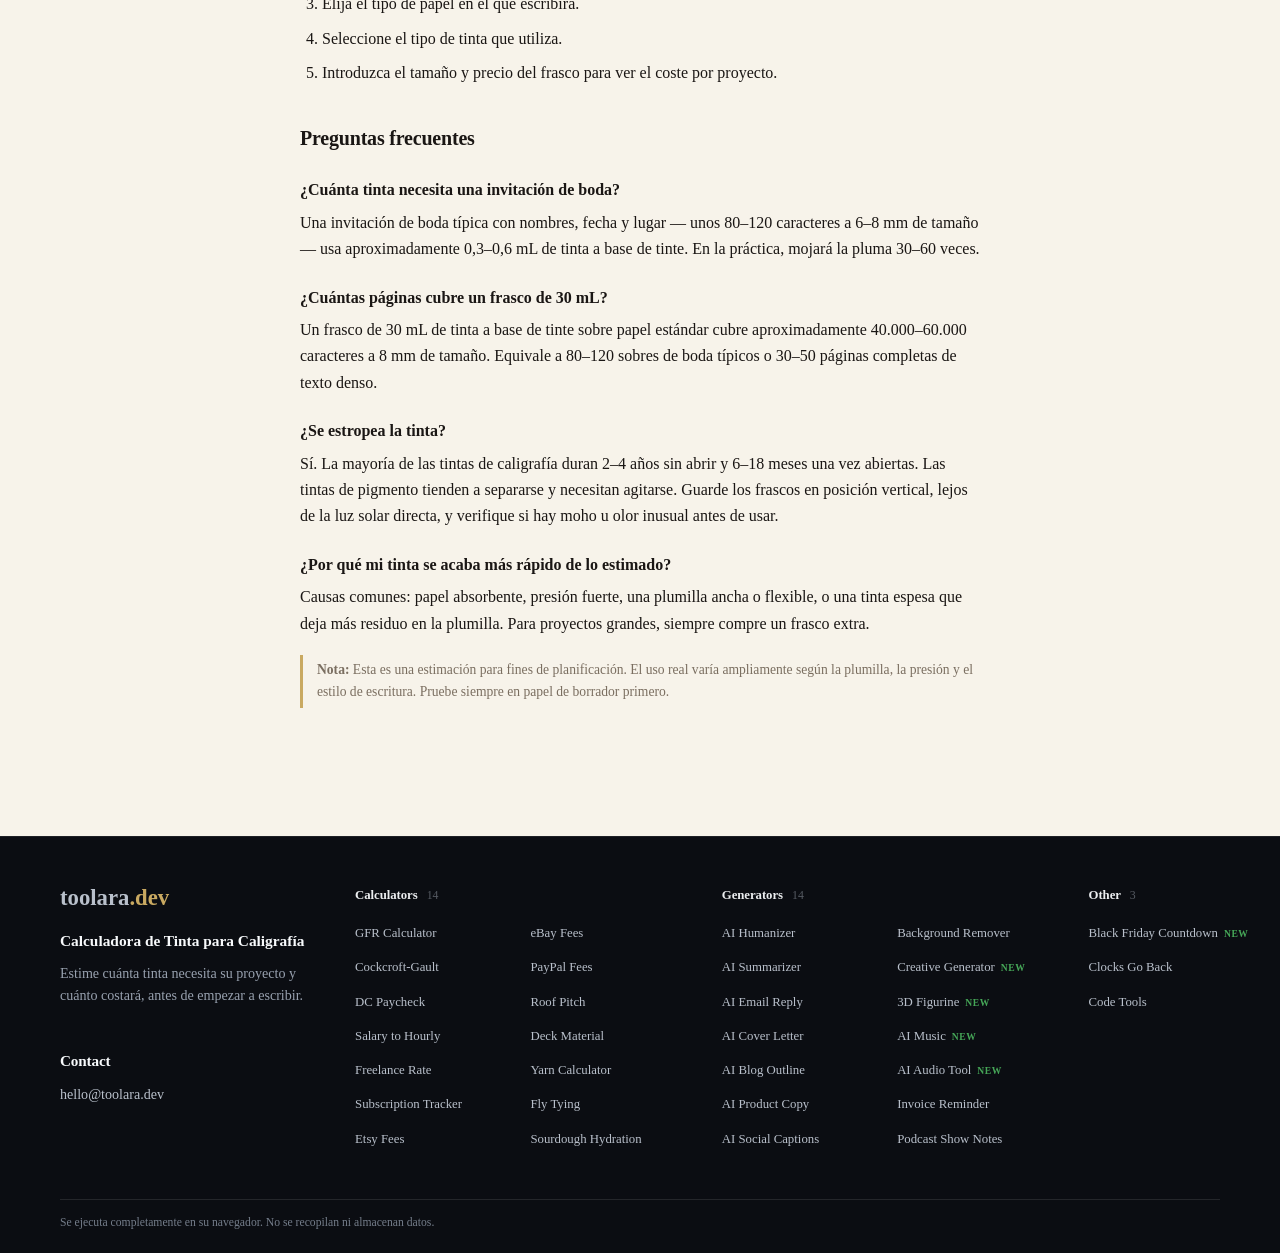
<file: es/index.html>
<!DOCTYPE html>
<html lang="es">
<head>
<meta charset="UTF-8">
<meta name="viewport" content="width=device-width, initial-scale=1.0">
<title>Calculadora de Tinta para Caligrafía — consumo y coste</title>
<meta name="description" content="Calculadora de tinta para caligrafía gratuita. Introduce el número de caracteres, el tamaño de letra, el papel y el tipo de tinta; con el volumen y el precio del frasco estima la tinta necesaria y el coste por proyecto. Todo se calcula en tu navegador, sin enviar datos.">
<meta name="keywords" content="calligraphy ink calculator, ink cost estimator, how much ink for calligraphy, dip pen ink usage, ink cost per project">
<meta name="robots" content="index, follow, max-snippet:-1, max-image-preview:large">
<meta name="theme-color" content="#1a1614">

<link rel="canonical" href="https://calligraphy.toolara.dev/es/">
<link rel="alternate" hreflang="en" href="https://calligraphy.toolara.dev/">
<link rel="alternate" hreflang="zh-Hans" href="https://calligraphy.toolara.dev/zh/">
<link rel="alternate" hreflang="zh-Hant" href="https://calligraphy.toolara.dev/zh-tw/">
<link rel="alternate" hreflang="ja" href="https://calligraphy.toolara.dev/ja/">
<link rel="alternate" hreflang="ko" href="https://calligraphy.toolara.dev/ko/">
<link rel="alternate" hreflang="de" href="https://calligraphy.toolara.dev/de/">
<link rel="alternate" hreflang="ru" href="https://calligraphy.toolara.dev/ru/">
<link rel="alternate" hreflang="es" href="https://calligraphy.toolara.dev/es/">
<link rel="alternate" hreflang="x-default" href="https://calligraphy.toolara.dev/">

<meta property="og:type" content="website">
<meta property="og:title" content="Calculadora de Tinta para Caligrafía — consumo y coste">
<meta property="og:description" content="Calculadora de tinta para caligrafía gratuita. Introduce el número de caracteres, el tamaño de letra, el papel y el tipo de tinta; con el volumen y el precio del frasco estima la tinta necesaria y el coste por proyecto. Todo se calcula en tu navegador, sin enviar datos.">
<meta property="og:url" content="https://calligraphy.toolara.dev/es/">
<meta property="og:image" content="https://calligraphy.toolara.dev/og-image.png">
<meta property="og:image:width" content="1200">
<meta property="og:image:height" content="630">
<meta property="og:image:alt" content="Calculadora de Tinta para Caligrafía — consumo y coste">
<meta property="og:locale" content="es_ES">
<meta name="twitter:card" content="summary_large_image">

<script type="application/ld+json">
{
  "@context": "https://schema.org",
  "@type": "WebApplication",
  "name": "Calculadora de Tinta para Caligrafía",
  "url": "https://calligraphy.toolara.dev/es/",
  "applicationCategory": "UtilityApplication",
  "operatingSystem": "Any",
  "inLanguage": "es",
  "description": "Calculadora de tinta para caligrafía gratuita. Introduce el número de caracteres, el tamaño de letra, el papel y el tipo de tinta; con el volumen y el precio del frasco estima la tinta necesaria y el coste por proyecto. Todo se calcula en tu navegador, sin enviar datos.",
  "offers": { "@type": "Offer", "price": "0", "priceCurrency": "USD" }
}
</script>

<script>window.__FORCE_LANG__ = 'es';</script>
<link rel="stylesheet" href="/css/style.css">
<style id="footer-groups-css">
.site-footer-grid{grid-template-columns:minmax(0,0.85fr) minmax(0,2.65fr)!important;gap:40px!important}
.site-footer-column:nth-child(2){grid-row:1/span 2!important}
.site-footer-column:nth-child(3){grid-column:1!important;grid-row:2!important}
.site-footer-explore{display:grid;grid-template-columns:repeat(3,minmax(0,1fr));gap:22px 20px;align-content:start}
.site-footer-group{min-width:0}
.site-footer-group-title{margin:0 0 9px;padding-bottom:8px;border-bottom:1px solid rgba(255,255,255,0.16);color:#f8fafc;font-size:0.7rem;font-weight:700;letter-spacing:0.06em;text-transform:uppercase;opacity:.75}
.site-footer-group .site-footer-links{display:grid!important;grid-template-columns:minmax(0,1fr)!important;gap:7px;font-size:0.85rem;line-height:1.4}
@media(max-width:960px){.site-footer-grid{grid-template-columns:1fr!important;gap:30px!important}
.site-footer-column:nth-child(2){grid-row:auto!important}.site-footer-column:nth-child(3){grid-column:auto!important;grid-row:auto!important}
.site-footer-explore{grid-template-columns:repeat(2,minmax(0,1fr))}}
</style>
<style id="fc-cloud-css">
/* Footer tool columns - Linear style (design v3-A) */
.site-footer-grid{grid-template-columns:1.05fr 1.35fr 1.35fr 0.55fr !important;gap:44px !important}
/* 覆盖子站旧版 nth-child 网格定位残留 */
.site-footer .site-footer-column:nth-child(2),.site-footer .site-footer-column:nth-child(3),.site-footer .site-footer-column:nth-child(4){grid-row:auto !important;grid-column:auto !important;display:block !important}
.site-footer .fa-h4{font-size:0.8rem;font-weight:600;color:#eceef0;margin:0 0 16px;letter-spacing:-0.005em}
.site-footer .fa-h4 .n{color:#565b63;font-weight:500;margin-left:6px;font-size:0.74rem}
.site-footer ul.fa-list{list-style:none;margin:0;padding:0;columns:2;column-gap:28px}
.site-footer ul.fa-list.single{columns:1}
.site-footer ul.fa-list li{margin-bottom:11px;break-inside:avoid}
.site-footer ul.fa-list a{font-size:0.8rem;color:#83898f;text-decoration:none;transition:color 0.12s;white-space:nowrap}
.site-footer ul.fa-list a:hover{color:#f0f2f4}
.site-footer ul.fa-list a .fa-new{color:#46a758;font-size:0.6rem;font-weight:700;letter-spacing:0.06em;margin-left:6px}
.site-footer .fa-contact{margin-top:18px}.site-footer .fa-contact-h{margin:42px 0 10px !important;color:#f8fafc;font-size:0.95rem;font-weight:650}
@media(max-width:960px){.site-footer-grid{grid-template-columns:1fr 1fr !important;gap:32px !important}}
@media(max-width:640px){.site-footer-grid{grid-template-columns:1fr !important;gap:26px !important}}
</style></head>
<body>
<header class="site-header"><div class="site-header-inner"><a class="site-brand" href="/" aria-label="calligraphy-ink-estimator"><span class="site-brand-mark" aria-hidden="true">CI</span><span class="site-brand-name" data-i18n="title"></span></a><nav class="site-nav" aria-label="Site navigation"><select id="langSelect" onchange="setLang(this.value)" aria-label="Language">
      <option value="en">English</option>
      <option value="zh">简体中文</option>
      <option value="zh-TW">繁體中文</option>
      <option value="ja">日本語</option>
      <option value="ko">한국어</option>
      <option value="de">Deutsch</option>
      <option value="ru">Русский</option>
      <option value="es">Español</option>
    </select></nav></div></header>


<header class="hero">

  <div class="hero-inner">
    <div class="hero-badge" data-i18n="heroBadge">🖋️ Caligrafía</div>
    <h1 data-i18n="title">Calculadora de Tinta para Caligrafía</h1>
    <p data-i18n="subtitle">Estime cuánta tinta necesita su proyecto y cuánto costará, antes de empezar a escribir.</p>
  </div>
</header>

<main class="wrap">
  <section class="card">
    <h2 class="visually-hidden" data-i18n="calcHeading">Calculadora</h2>

    <div class="row">
      <div>
        <label for="charCount" data-i18n="charLabel">Número de caracteres</label>
        <input type="number" id="charCount" min="1" step="1" placeholder="500" inputmode="numeric">
      </div>
      <div>
        <label for="fontSize" data-i18n="sizeLabel">Tamaño de fuente (mm)</label>
        <input type="number" id="fontSize" min="1" step="0.5" placeholder="8" value="8" inputmode="decimal">
      </div>
    </div>

    <label for="paper" data-i18n="paperLabel">Tipo de papel</label>
    <select id="paper">
      <option value="smooth" data-i18n="paperSmooth">Liso (estucado, Bristol)</option>
      <option value="standard" selected data-i18n="paperStandard">Estándar (bond, cartulina)</option>
      <option value="absorbent" data-i18n="paperAbsorbent">Absorbente (acuarela, papel de arroz)</option>
    </select>

    <label for="inkType" data-i18n="inkLabel">Tipo de tinta</label>
    <select id="inkType">
      <option value="dye" selected data-i18n="inkDye">A base de tinte</option>
      <option value="pigment" data-i18n="inkPigment">A base de pigmento</option>
      <option value="waterproof" data-i18n="inkWaterproof">Resistente al agua / tinta china</option>
    </select>

    <div class="row">
      <div>
        <label for="bottleSize" data-i18n="bottleLabel">Tamaño del frasco (mL)</label>
        <input type="number" id="bottleSize" min="1" step="1" placeholder="30" value="30" inputmode="decimal">
      </div>
      <div>
        <label for="bottlePrice" data-i18n="priceLabel">Precio del frasco ($)</label>
        <input type="number" id="bottlePrice" min="0" step="0.5" placeholder="12" value="12" inputmode="decimal">
      </div>
    </div>

    <button class="calc" type="button" onclick="calculate()" data-i18n="calcBtn">Calcular tinta necesaria</button>

    <div id="result" role="region" aria-live="polite">
      <div class="result-label" data-i18n="resultLabel">Tinta estimada necesaria</div>
      <div class="ink-volume"><span id="inkVolume">—</span></div>
      <div class="freq-note" id="costNote"></div>

      <div class="breakdown">
        <div class="bd-row"><span data-i18n="bdChars">Caracteres</span><strong id="bdChars">—</strong></div>
        <div class="bd-row"><span data-i18n="bdSize">Tamaño de fuente</span><strong id="bdSize">—</strong></div>
        <div class="bd-row"><span data-i18n="bdPaper">Factor de papel</span><strong id="bdPaper">—</strong></div>
        <div class="bd-row"><span data-i18n="bdInk">Factor de tinta</span><strong id="bdInk">—</strong></div>
        <div class="bd-row"><span data-i18n="bdCost">Coste del proyecto</span><strong id="bdCost">—</strong></div>
        <div class="bd-row"><span data-i18n="bdProjects">Proyectos por frasco</span><strong id="bdProjects">—</strong></div>
      </div>
      <div class="result-disclaimer" data-i18n="resultDisclaimer">Solo una estimación. El uso real varía según la plumilla, la presión y el estilo individual. Pruebe siempre en un borrador primero.</div>
    </div>
  </section>

  <section>
    <h2 data-i18n="whatIsTitle">Cómo se estima el uso de tinta</h2>
    <p data-i18n="whatIsText">El consumo de tinta en caligrafía depende de cuatro factores principales: el número de caracteres, el tamaño de fuente (que crece cuadráticamente), la absorbencia del papel y la formulación de la tinta. Esta calculadora los combina en una estimación práctica para que pueda planificar su proyecto y presupuesto antes de mojar la pluma.</p>
  </section>

  <section>
    <h2 data-i18n="factorsTitle">Qué afecta al consumo de tinta</h2>
    <h3 data-i18n="f1Title">Tamaño de fuente</h3>
    <p data-i18n="f1Text">Al duplicar el tamaño de fuente, el uso de tinta se cuadruplica aproximadamente. La tinta cubre área, y el área escala con el cuadrado de las dimensiones lineales.</p>

    <h3 data-i18n="f2Title">Tipo de papel</h3>
    <ul>
      <li data-i18n="f2a"><strong>Papel liso</strong> (estucado, Bristol): la tinta permanece en la superficie, usa ~15% menos</li>
      <li data-i18n="f2b"><strong>Papel estándar</strong> (bond, cartulina): línea base</li>
      <li data-i18n="f2c"><strong>Papel absorbente</strong> (acuarela, papel de arroz): la tinta se extiende por las fibras, usa hasta 50% más</li>
    </ul>

    <h3 data-i18n="f3Title">Tipo de tinta</h3>
    <ul>
      <li data-i18n="f3a"><strong>A base de tinte</strong>: fluida, fluye fácil, consumo base</li>
      <li data-i18n="f3b"><strong>A base de pigmento</strong>: partículas más gruesas, ~10–15% más por trazo</li>
      <li data-i18n="f3c"><strong>Resistente al agua / tinta china</strong>: densa, cubre más, usa ~20% más</li>
    </ul>
  </section>

  <section>
    <h2 data-i18n="howToTitle">Cómo usar esta calculadora</h2>
    <ol>
      <li data-i18n="howTo1">Cuente el total de caracteres de su proyecto (sin espacios).</li>
      <li data-i18n="howTo2">Introduzca el tamaño de fuente previsto en milímetros (altura x o altura de mayúscula).</li>
      <li data-i18n="howTo3">Elija el tipo de papel en el que escribirá.</li>
      <li data-i18n="howTo4">Seleccione el tipo de tinta que utiliza.</li>
      <li data-i18n="howTo5">Introduzca el tamaño y precio del frasco para ver el coste por proyecto.</li>
    </ol>
  </section>

  <section>
    <h2 data-i18n="faqTitle">Preguntas frecuentes</h2>
    <h3 data-i18n="faq1q">¿Cuánta tinta necesita una invitación de boda?</h3>
    <p data-i18n="faq1a">Una invitación de boda típica con nombres, fecha y lugar — unos 80–120 caracteres a 6–8 mm de tamaño — usa aproximadamente 0,3–0,6 mL de tinta a base de tinte. En la práctica, mojará la pluma 30–60 veces.</p>

    <h3 data-i18n="faq2q">¿Cuántas páginas cubre un frasco de 30 mL?</h3>
    <p data-i18n="faq2a">Un frasco de 30 mL de tinta a base de tinte sobre papel estándar cubre aproximadamente 40.000–60.000 caracteres a 8 mm de tamaño. Equivale a 80–120 sobres de boda típicos o 30–50 páginas completas de texto denso.</p>

    <h3 data-i18n="faq3q">¿Se estropea la tinta?</h3>
    <p data-i18n="faq3a">Sí. La mayoría de las tintas de caligrafía duran 2–4 años sin abrir y 6–18 meses una vez abiertas. Las tintas de pigmento tienden a separarse y necesitan agitarse. Guarde los frascos en posición vertical, lejos de la luz solar directa, y verifique si hay moho u olor inusual antes de usar.</p>

    <h3 data-i18n="faq4q">¿Por qué mi tinta se acaba más rápido de lo estimado?</h3>
    <p data-i18n="faq4a">Causas comunes: papel absorbente, presión fuerte, una plumilla ancha o flexible, o una tinta espesa que deja más residuo en la plumilla. Para proyectos grandes, siempre compre un frasco extra.</p>

    <div class="disclaimer" data-i18n="disclaimer"><strong>Nota:</strong> Esta es una estimación para fines de planificación. El uso real varía ampliamente según la plumilla, la presión y el estilo de escritura. Pruebe siempre en papel de borrador primero.</div>
  </section>
</main>

<footer class="footer site-footer">
<div class="site-footer-inner">
<div class="site-footer-grid"><section class="site-footer-column">
<a class="site-footer-wordmark" href="https://toolara.dev/" aria-label="toolara.dev">toolara<span class="tld">.dev</span></a>
<p class="site-footer-site-name" data-i18n="title">Calculadora de Tinta para Caligrafía</p>
<p class="site-footer-description" data-i18n="subtitle">Estime cuánta tinta necesita su proyecto y cuánto costará, antes de empezar a escribir.</p>
<h2 class="fa-contact-h">Contact</h2><p class="site-footer-contact fa-contact"><a href="mailto:hello@toolara.dev">hello@toolara.dev</a></p></section><section class="site-footer-column"><h4 class="fa-h4">Calculators <span class="n">14</span></h4><ul class="fa-list"><li><a href="https://gfr.toolara.dev/">GFR Calculator</a></li><li><a href="https://crcl.toolara.dev/">Cockcroft-Gault</a></li><li><a href="https://dc-pay.toolara.dev/">DC Paycheck</a></li><li><a href="https://salary.toolara.dev/">Salary to Hourly</a></li><li><a href="https://freelance.toolara.dev/">Freelance Rate</a></li><li><a href="https://subscriptions.toolara.dev/">Subscription Tracker</a></li><li><a href="https://etsy.toolara.dev/">Etsy Fees</a></li><li><a href="https://ebay.toolara.dev/">eBay Fees</a></li><li><a href="https://paypal.toolara.dev/">PayPal Fees</a></li><li><a href="https://roof.toolara.dev/">Roof Pitch</a></li><li><a href="https://deck.toolara.dev/">Deck Material</a></li><li><a href="https://yarn.toolara.dev/">Yarn Calculator</a></li><li><a href="https://flytying.toolara.dev/">Fly Tying</a></li><li><a href="https://sourdough.toolara.dev/">Sourdough Hydration</a></li></ul></section><section class="site-footer-column"><h4 class="fa-h4">Generators <span class="n">14</span></h4><ul class="fa-list"><li><a href="https://humanize.toolara.dev/">AI Humanizer</a></li><li><a href="https://summarize.toolara.dev/">AI Summarizer</a></li><li><a href="https://emailreply.toolara.dev/">AI Email Reply</a></li><li><a href="https://coverletter.toolara.dev/">AI Cover Letter</a></li><li><a href="https://blogoutline.toolara.dev/">AI Blog Outline</a></li><li><a href="https://productcopy.toolara.dev/">AI Product Copy</a></li><li><a href="https://captions.toolara.dev/">AI Social Captions</a></li><li><a href="https://background.toolara.dev/">Background Remover</a></li><li><a href="https://creative.toolara.dev/">Creative Generator<span class="fa-new">NEW</span></a></li><li><a href="https://figurine.toolara.dev/">3D Figurine<span class="fa-new">NEW</span></a></li><li><a href="https://music.toolara.dev/">AI Music<span class="fa-new">NEW</span></a></li><li><a href="https://audio.toolara.dev/">AI Audio Tool<span class="fa-new">NEW</span></a></li><li><a href="https://invoices.toolara.dev/">Invoice Reminder</a></li><li><a href="https://podcast.toolara.dev/">Podcast Show Notes</a></li></ul></section><section class="site-footer-column"><h4 class="fa-h4">Other <span class="n">3</span></h4><ul class="fa-list single"><li><a href="https://blackfriday.toolara.dev/">Black Friday Countdown<span class="fa-new">NEW</span></a></li><li><a href="https://clocksgoback.toolara.dev/">Clocks Go Back</a></li><li><a href="https://devtools.toolara.dev/">Code Tools</a></li></ul></section></div>
<div class="site-footer-bottom"><p class="site-footer-privacy" data-i18n="footer">Se ejecuta completamente en su navegador. No se recopilan ni almacenan datos.</p></div>
</div>
</footer>

<script src="/js/i18n.js"></script>
<script src="/js/calculator.js"></script>
</body>
</html>
</file>
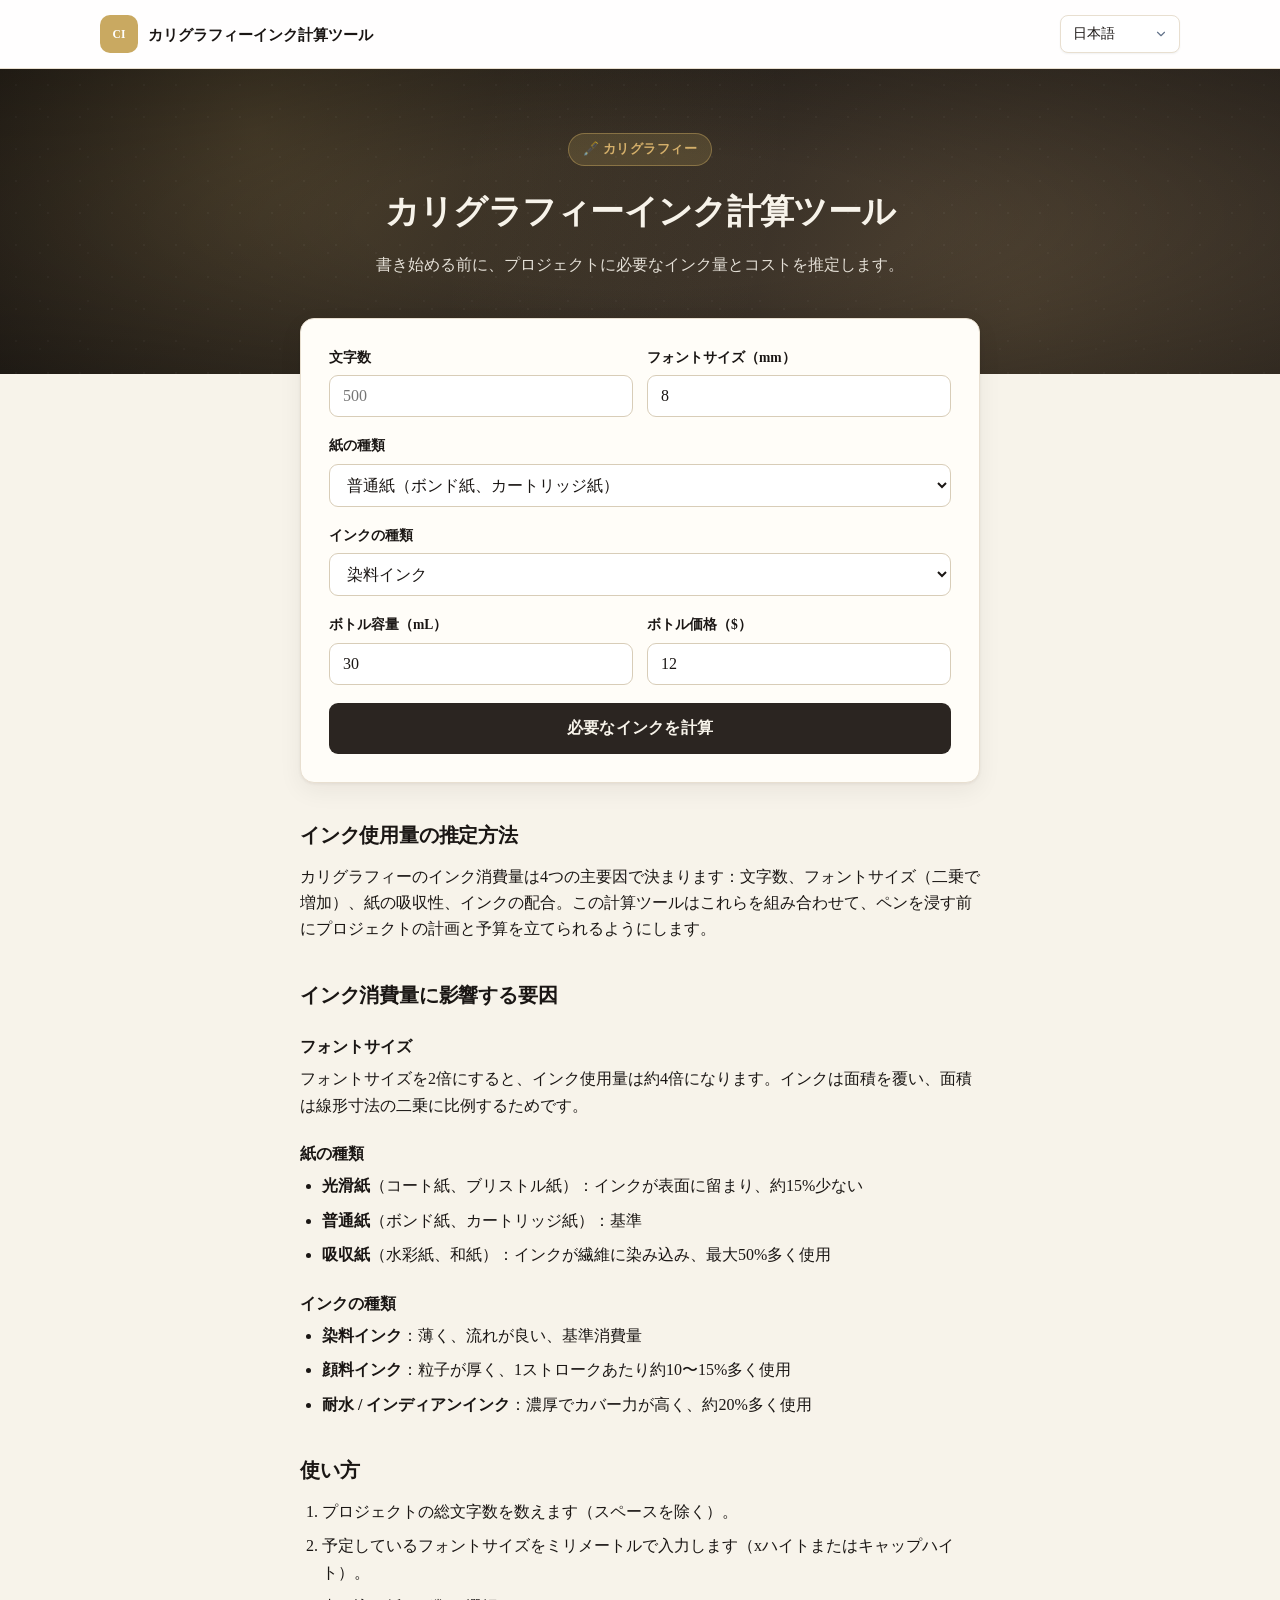
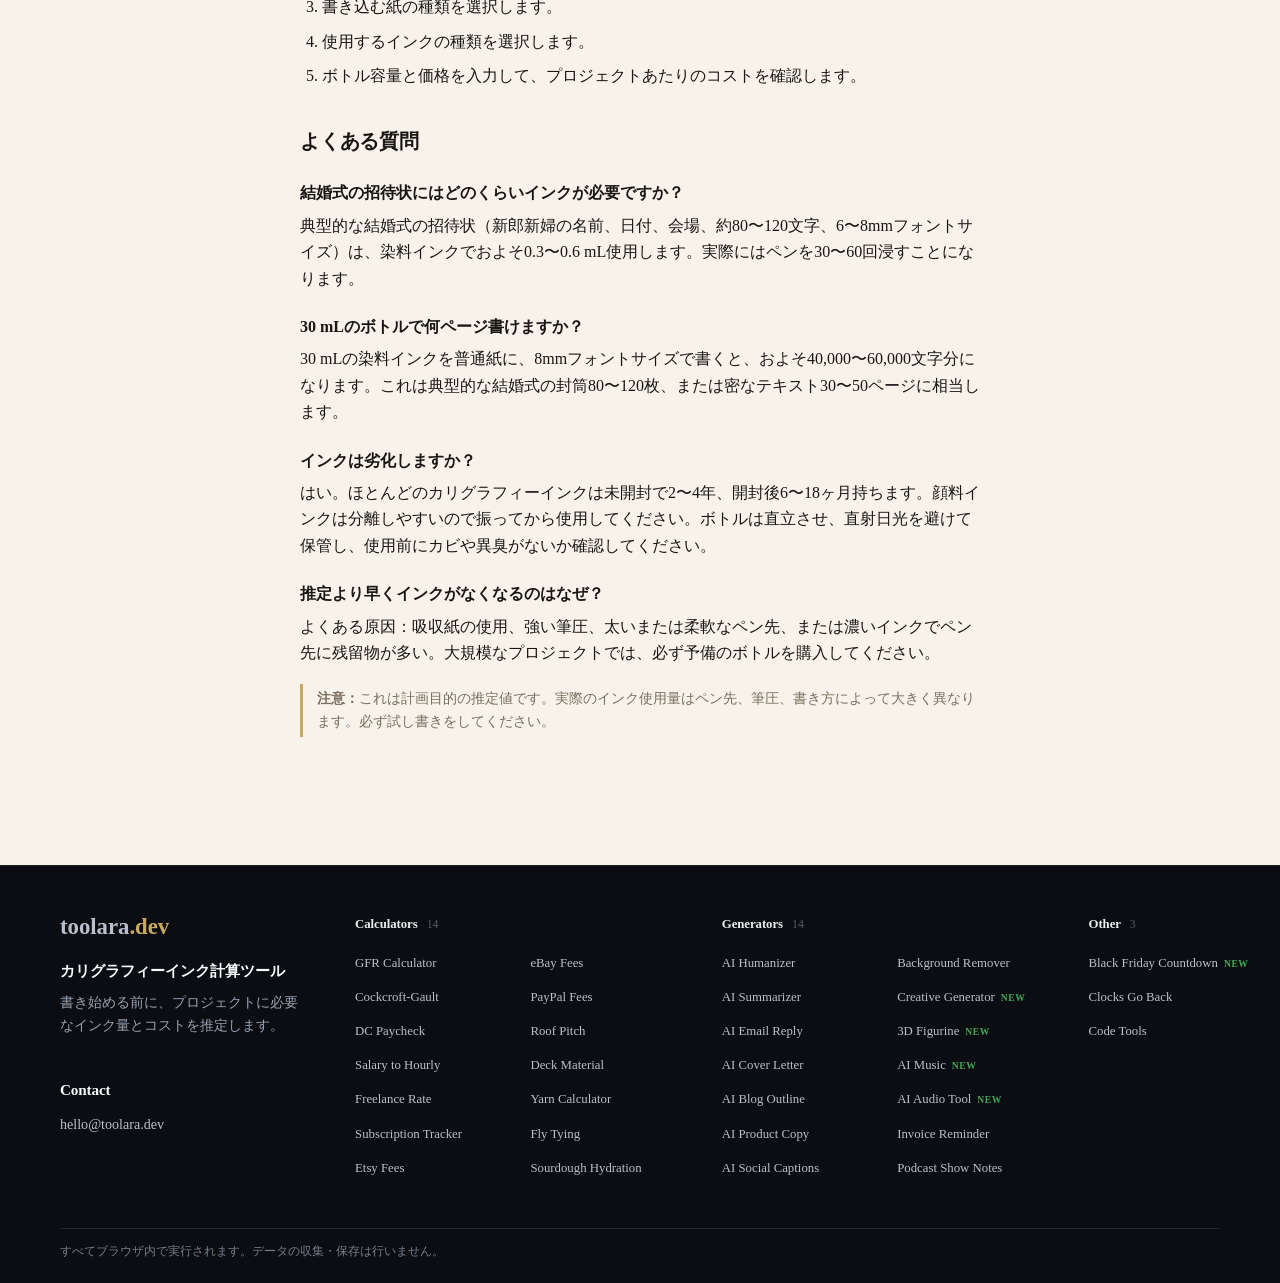
<file: ja/index.html>
<!DOCTYPE html>
<html lang="ja">
<head>
<meta charset="UTF-8">
<meta name="viewport" content="width=device-width, initial-scale=1.0">
<title>カリグラフィーインク計算ツール — 使用量とコストを推定</title>
<meta name="description" content="無料のカリグラフィーインク計算ツール。文字数、文字サイズ、紙の吸収性、インクの種類を入力し、ボトルの容量と価格とあわせて、必要なインク量・1作品あたりのコストを推定します。計算はブラウザ内で完結し、データは送信・保存されません。">
<meta name="keywords" content="calligraphy ink calculator, ink cost estimator, how much ink for calligraphy, dip pen ink usage, ink cost per project">
<meta name="robots" content="index, follow, max-snippet:-1, max-image-preview:large">
<meta name="theme-color" content="#1a1614">

<link rel="canonical" href="https://calligraphy.toolara.dev/ja/">
<link rel="alternate" hreflang="en" href="https://calligraphy.toolara.dev/">
<link rel="alternate" hreflang="zh-Hans" href="https://calligraphy.toolara.dev/zh/">
<link rel="alternate" hreflang="zh-Hant" href="https://calligraphy.toolara.dev/zh-tw/">
<link rel="alternate" hreflang="ja" href="https://calligraphy.toolara.dev/ja/">
<link rel="alternate" hreflang="ko" href="https://calligraphy.toolara.dev/ko/">
<link rel="alternate" hreflang="de" href="https://calligraphy.toolara.dev/de/">
<link rel="alternate" hreflang="ru" href="https://calligraphy.toolara.dev/ru/">
<link rel="alternate" hreflang="es" href="https://calligraphy.toolara.dev/es/">
<link rel="alternate" hreflang="x-default" href="https://calligraphy.toolara.dev/">

<meta property="og:type" content="website">
<meta property="og:title" content="カリグラフィーインク計算ツール — 使用量とコストを推定">
<meta property="og:description" content="無料のカリグラフィーインク計算ツール。文字数、文字サイズ、紙の吸収性、インクの種類を入力し、ボトルの容量と価格とあわせて、必要なインク量・1作品あたりのコストを推定します。計算はブラウザ内で完結し、データは送信・保存されません。">
<meta property="og:url" content="https://calligraphy.toolara.dev/ja/">
<meta property="og:image" content="https://calligraphy.toolara.dev/og-image.png">
<meta property="og:image:width" content="1200">
<meta property="og:image:height" content="630">
<meta property="og:image:alt" content="カリグラフィーインク計算ツール — 使用量とコストを推定">
<meta property="og:locale" content="ja_JP">
<meta name="twitter:card" content="summary_large_image">

<script type="application/ld+json">
{
  "@context": "https://schema.org",
  "@type": "WebApplication",
  "name": "カリグラフィーインク計算ツール",
  "url": "https://calligraphy.toolara.dev/ja/",
  "applicationCategory": "UtilityApplication",
  "operatingSystem": "Any",
  "inLanguage": "ja",
  "description": "無料のカリグラフィーインク計算ツール。文字数、文字サイズ、紙の吸収性、インクの種類を入力し、ボトルの容量と価格とあわせて、必要なインク量・1作品あたりのコストを推定します。計算はブラウザ内で完結し、データは送信・保存されません。",
  "offers": { "@type": "Offer", "price": "0", "priceCurrency": "USD" }
}
</script>

<script>window.__FORCE_LANG__ = 'ja';</script>
<link rel="stylesheet" href="/css/style.css">
<style id="footer-groups-css">
.site-footer-grid{grid-template-columns:minmax(0,0.85fr) minmax(0,2.65fr)!important;gap:40px!important}
.site-footer-column:nth-child(2){grid-row:1/span 2!important}
.site-footer-column:nth-child(3){grid-column:1!important;grid-row:2!important}
.site-footer-explore{display:grid;grid-template-columns:repeat(3,minmax(0,1fr));gap:22px 20px;align-content:start}
.site-footer-group{min-width:0}
.site-footer-group-title{margin:0 0 9px;padding-bottom:8px;border-bottom:1px solid rgba(255,255,255,0.16);color:#f8fafc;font-size:0.7rem;font-weight:700;letter-spacing:0.06em;text-transform:uppercase;opacity:.75}
.site-footer-group .site-footer-links{display:grid!important;grid-template-columns:minmax(0,1fr)!important;gap:7px;font-size:0.85rem;line-height:1.4}
@media(max-width:960px){.site-footer-grid{grid-template-columns:1fr!important;gap:30px!important}
.site-footer-column:nth-child(2){grid-row:auto!important}.site-footer-column:nth-child(3){grid-column:auto!important;grid-row:auto!important}
.site-footer-explore{grid-template-columns:repeat(2,minmax(0,1fr))}}
</style>
<style id="fc-cloud-css">
/* Footer tool columns - Linear style (design v3-A) */
.site-footer-grid{grid-template-columns:1.05fr 1.35fr 1.35fr 0.55fr !important;gap:44px !important}
/* 覆盖子站旧版 nth-child 网格定位残留 */
.site-footer .site-footer-column:nth-child(2),.site-footer .site-footer-column:nth-child(3),.site-footer .site-footer-column:nth-child(4){grid-row:auto !important;grid-column:auto !important;display:block !important}
.site-footer .fa-h4{font-size:0.8rem;font-weight:600;color:#eceef0;margin:0 0 16px;letter-spacing:-0.005em}
.site-footer .fa-h4 .n{color:#565b63;font-weight:500;margin-left:6px;font-size:0.74rem}
.site-footer ul.fa-list{list-style:none;margin:0;padding:0;columns:2;column-gap:28px}
.site-footer ul.fa-list.single{columns:1}
.site-footer ul.fa-list li{margin-bottom:11px;break-inside:avoid}
.site-footer ul.fa-list a{font-size:0.8rem;color:#83898f;text-decoration:none;transition:color 0.12s;white-space:nowrap}
.site-footer ul.fa-list a:hover{color:#f0f2f4}
.site-footer ul.fa-list a .fa-new{color:#46a758;font-size:0.6rem;font-weight:700;letter-spacing:0.06em;margin-left:6px}
.site-footer .fa-contact{margin-top:18px}.site-footer .fa-contact-h{margin:42px 0 10px !important;color:#f8fafc;font-size:0.95rem;font-weight:650}
@media(max-width:960px){.site-footer-grid{grid-template-columns:1fr 1fr !important;gap:32px !important}}
@media(max-width:640px){.site-footer-grid{grid-template-columns:1fr !important;gap:26px !important}}
</style></head>
<body>
<header class="site-header"><div class="site-header-inner"><a class="site-brand" href="/" aria-label="calligraphy-ink-estimator"><span class="site-brand-mark" aria-hidden="true">CI</span><span class="site-brand-name" data-i18n="title"></span></a><nav class="site-nav" aria-label="Site navigation"><select id="langSelect" onchange="setLang(this.value)" aria-label="Language">
      <option value="en">English</option>
      <option value="zh">简体中文</option>
      <option value="zh-TW">繁體中文</option>
      <option value="ja">日本語</option>
      <option value="ko">한국어</option>
      <option value="de">Deutsch</option>
      <option value="ru">Русский</option>
      <option value="es">Español</option>
    </select></nav></div></header>


<header class="hero">

  <div class="hero-inner">
    <div class="hero-badge" data-i18n="heroBadge">🖋️ カリグラフィー</div>
    <h1 data-i18n="title">カリグラフィーインク計算ツール</h1>
    <p data-i18n="subtitle">書き始める前に、プロジェクトに必要なインク量とコストを推定します。</p>
  </div>
</header>

<main class="wrap">
  <section class="card">
    <h2 class="visually-hidden" data-i18n="calcHeading">計算ツール</h2>

    <div class="row">
      <div>
        <label for="charCount" data-i18n="charLabel">文字数</label>
        <input type="number" id="charCount" min="1" step="1" placeholder="500" inputmode="numeric">
      </div>
      <div>
        <label for="fontSize" data-i18n="sizeLabel">フォントサイズ（mm）</label>
        <input type="number" id="fontSize" min="1" step="0.5" placeholder="8" value="8" inputmode="decimal">
      </div>
    </div>

    <label for="paper" data-i18n="paperLabel">紙の種類</label>
    <select id="paper">
      <option value="smooth" data-i18n="paperSmooth">光滑紙（コート紙、ブリストル紙）</option>
      <option value="standard" selected data-i18n="paperStandard">普通紙（ボンド紙、カートリッジ紙）</option>
      <option value="absorbent" data-i18n="paperAbsorbent">吸収紙（水彩紙、和紙）</option>
    </select>

    <label for="inkType" data-i18n="inkLabel">インクの種類</label>
    <select id="inkType">
      <option value="dye" selected data-i18n="inkDye">染料インク</option>
      <option value="pigment" data-i18n="inkPigment">顔料インク</option>
      <option value="waterproof" data-i18n="inkWaterproof">耐水 / インディアンインク</option>
    </select>

    <div class="row">
      <div>
        <label for="bottleSize" data-i18n="bottleLabel">ボトル容量（mL）</label>
        <input type="number" id="bottleSize" min="1" step="1" placeholder="30" value="30" inputmode="decimal">
      </div>
      <div>
        <label for="bottlePrice" data-i18n="priceLabel">ボトル価格（$）</label>
        <input type="number" id="bottlePrice" min="0" step="0.5" placeholder="12" value="12" inputmode="decimal">
      </div>
    </div>

    <button class="calc" type="button" onclick="calculate()" data-i18n="calcBtn">必要なインクを計算</button>

    <div id="result" role="region" aria-live="polite">
      <div class="result-label" data-i18n="resultLabel">推定必要インク量</div>
      <div class="ink-volume"><span id="inkVolume">—</span></div>
      <div class="freq-note" id="costNote"></div>

      <div class="breakdown">
        <div class="bd-row"><span data-i18n="bdChars">文字数</span><strong id="bdChars">—</strong></div>
        <div class="bd-row"><span data-i18n="bdSize">フォントサイズ</span><strong id="bdSize">—</strong></div>
        <div class="bd-row"><span data-i18n="bdPaper">紙係数</span><strong id="bdPaper">—</strong></div>
        <div class="bd-row"><span data-i18n="bdInk">インク係数</span><strong id="bdInk">—</strong></div>
        <div class="bd-row"><span data-i18n="bdCost">プロジェクトコスト</span><strong id="bdCost">—</strong></div>
        <div class="bd-row"><span data-i18n="bdProjects">1本あたりのプロジェクト数</span><strong id="bdProjects">—</strong></div>
      </div>
      <div class="result-disclaimer" data-i18n="resultDisclaimer">あくまで推定値です。実際のインク使用量はペン先、筆圧、個人のスタイルにより異なります。必ず試し書きをしてください。</div>
    </div>
  </section>

  <section>
    <h2 data-i18n="whatIsTitle">インク使用量の推定方法</h2>
    <p data-i18n="whatIsText">カリグラフィーのインク消費量は4つの主要因で決まります：文字数、フォントサイズ（二乗で増加）、紙の吸収性、インクの配合。この計算ツールはこれらを組み合わせて、ペンを浸す前にプロジェクトの計画と予算を立てられるようにします。</p>
  </section>

  <section>
    <h2 data-i18n="factorsTitle">インク消費量に影響する要因</h2>
    <h3 data-i18n="f1Title">フォントサイズ</h3>
    <p data-i18n="f1Text">フォントサイズを2倍にすると、インク使用量は約4倍になります。インクは面積を覆い、面積は線形寸法の二乗に比例するためです。</p>

    <h3 data-i18n="f2Title">紙の種類</h3>
    <ul>
      <li data-i18n="f2a"><strong>光滑紙</strong>（コート紙、ブリストル紙）：インクが表面に留まり、約15%少ない</li>
      <li data-i18n="f2b"><strong>普通紙</strong>（ボンド紙、カートリッジ紙）：基準</li>
      <li data-i18n="f2c"><strong>吸収紙</strong>（水彩紙、和紙）：インクが繊維に染み込み、最大50%多く使用</li>
    </ul>

    <h3 data-i18n="f3Title">インクの種類</h3>
    <ul>
      <li data-i18n="f3a"><strong>染料インク</strong>：薄く、流れが良い、基準消費量</li>
      <li data-i18n="f3b"><strong>顔料インク</strong>：粒子が厚く、1ストロークあたり約10〜15%多く使用</li>
      <li data-i18n="f3c"><strong>耐水 / インディアンインク</strong>：濃厚でカバー力が高く、約20%多く使用</li>
    </ul>
  </section>

  <section>
    <h2 data-i18n="howToTitle">使い方</h2>
    <ol>
      <li data-i18n="howTo1">プロジェクトの総文字数を数えます（スペースを除く）。</li>
      <li data-i18n="howTo2">予定しているフォントサイズをミリメートルで入力します（xハイトまたはキャップハイト）。</li>
      <li data-i18n="howTo3">書き込む紙の種類を選択します。</li>
      <li data-i18n="howTo4">使用するインクの種類を選択します。</li>
      <li data-i18n="howTo5">ボトル容量と価格を入力して、プロジェクトあたりのコストを確認します。</li>
    </ol>
  </section>

  <section>
    <h2 data-i18n="faqTitle">よくある質問</h2>
    <h3 data-i18n="faq1q">結婚式の招待状にはどのくらいインクが必要ですか？</h3>
    <p data-i18n="faq1a">典型的な結婚式の招待状（新郎新婦の名前、日付、会場、約80〜120文字、6〜8mmフォントサイズ）は、染料インクでおよそ0.3〜0.6 mL使用します。実際にはペンを30〜60回浸すことになります。</p>

    <h3 data-i18n="faq2q">30 mLのボトルで何ページ書けますか？</h3>
    <p data-i18n="faq2a">30 mLの染料インクを普通紙に、8mmフォントサイズで書くと、およそ40,000〜60,000文字分になります。これは典型的な結婚式の封筒80〜120枚、または密なテキスト30〜50ページに相当します。</p>

    <h3 data-i18n="faq3q">インクは劣化しますか？</h3>
    <p data-i18n="faq3a">はい。ほとんどのカリグラフィーインクは未開封で2〜4年、開封後6〜18ヶ月持ちます。顔料インクは分離しやすいので振ってから使用してください。ボトルは直立させ、直射日光を避けて保管し、使用前にカビや異臭がないか確認してください。</p>

    <h3 data-i18n="faq4q">推定より早くインクがなくなるのはなぜ？</h3>
    <p data-i18n="faq4a">よくある原因：吸収紙の使用、強い筆圧、太いまたは柔軟なペン先、または濃いインクでペン先に残留物が多い。大規模なプロジェクトでは、必ず予備のボトルを購入してください。</p>

    <div class="disclaimer" data-i18n="disclaimer"><strong>注意：</strong>これは計画目的の推定値です。実際のインク使用量はペン先、筆圧、書き方によって大きく異なります。必ず試し書きをしてください。</div>
  </section>
</main>

<footer class="footer site-footer">
<div class="site-footer-inner">
<div class="site-footer-grid"><section class="site-footer-column">
<a class="site-footer-wordmark" href="https://toolara.dev/" aria-label="toolara.dev">toolara<span class="tld">.dev</span></a>
<p class="site-footer-site-name" data-i18n="title">カリグラフィーインク計算ツール</p>
<p class="site-footer-description" data-i18n="subtitle">書き始める前に、プロジェクトに必要なインク量とコストを推定します。</p>
<h2 class="fa-contact-h">Contact</h2><p class="site-footer-contact fa-contact"><a href="mailto:hello@toolara.dev">hello@toolara.dev</a></p></section><section class="site-footer-column"><h4 class="fa-h4">Calculators <span class="n">14</span></h4><ul class="fa-list"><li><a href="https://gfr.toolara.dev/">GFR Calculator</a></li><li><a href="https://crcl.toolara.dev/">Cockcroft-Gault</a></li><li><a href="https://dc-pay.toolara.dev/">DC Paycheck</a></li><li><a href="https://salary.toolara.dev/">Salary to Hourly</a></li><li><a href="https://freelance.toolara.dev/">Freelance Rate</a></li><li><a href="https://subscriptions.toolara.dev/">Subscription Tracker</a></li><li><a href="https://etsy.toolara.dev/">Etsy Fees</a></li><li><a href="https://ebay.toolara.dev/">eBay Fees</a></li><li><a href="https://paypal.toolara.dev/">PayPal Fees</a></li><li><a href="https://roof.toolara.dev/">Roof Pitch</a></li><li><a href="https://deck.toolara.dev/">Deck Material</a></li><li><a href="https://yarn.toolara.dev/">Yarn Calculator</a></li><li><a href="https://flytying.toolara.dev/">Fly Tying</a></li><li><a href="https://sourdough.toolara.dev/">Sourdough Hydration</a></li></ul></section><section class="site-footer-column"><h4 class="fa-h4">Generators <span class="n">14</span></h4><ul class="fa-list"><li><a href="https://humanize.toolara.dev/">AI Humanizer</a></li><li><a href="https://summarize.toolara.dev/">AI Summarizer</a></li><li><a href="https://emailreply.toolara.dev/">AI Email Reply</a></li><li><a href="https://coverletter.toolara.dev/">AI Cover Letter</a></li><li><a href="https://blogoutline.toolara.dev/">AI Blog Outline</a></li><li><a href="https://productcopy.toolara.dev/">AI Product Copy</a></li><li><a href="https://captions.toolara.dev/">AI Social Captions</a></li><li><a href="https://background.toolara.dev/">Background Remover</a></li><li><a href="https://creative.toolara.dev/">Creative Generator<span class="fa-new">NEW</span></a></li><li><a href="https://figurine.toolara.dev/">3D Figurine<span class="fa-new">NEW</span></a></li><li><a href="https://music.toolara.dev/">AI Music<span class="fa-new">NEW</span></a></li><li><a href="https://audio.toolara.dev/">AI Audio Tool<span class="fa-new">NEW</span></a></li><li><a href="https://invoices.toolara.dev/">Invoice Reminder</a></li><li><a href="https://podcast.toolara.dev/">Podcast Show Notes</a></li></ul></section><section class="site-footer-column"><h4 class="fa-h4">Other <span class="n">3</span></h4><ul class="fa-list single"><li><a href="https://blackfriday.toolara.dev/">Black Friday Countdown<span class="fa-new">NEW</span></a></li><li><a href="https://clocksgoback.toolara.dev/">Clocks Go Back</a></li><li><a href="https://devtools.toolara.dev/">Code Tools</a></li></ul></section></div>
<div class="site-footer-bottom"><p class="site-footer-privacy" data-i18n="footer">すべてブラウザ内で実行されます。データの収集・保存は行いません。</p></div>
</div>
</footer>

<script src="/js/i18n.js"></script>
<script src="/js/calculator.js"></script>
</body>
</html>
</file>
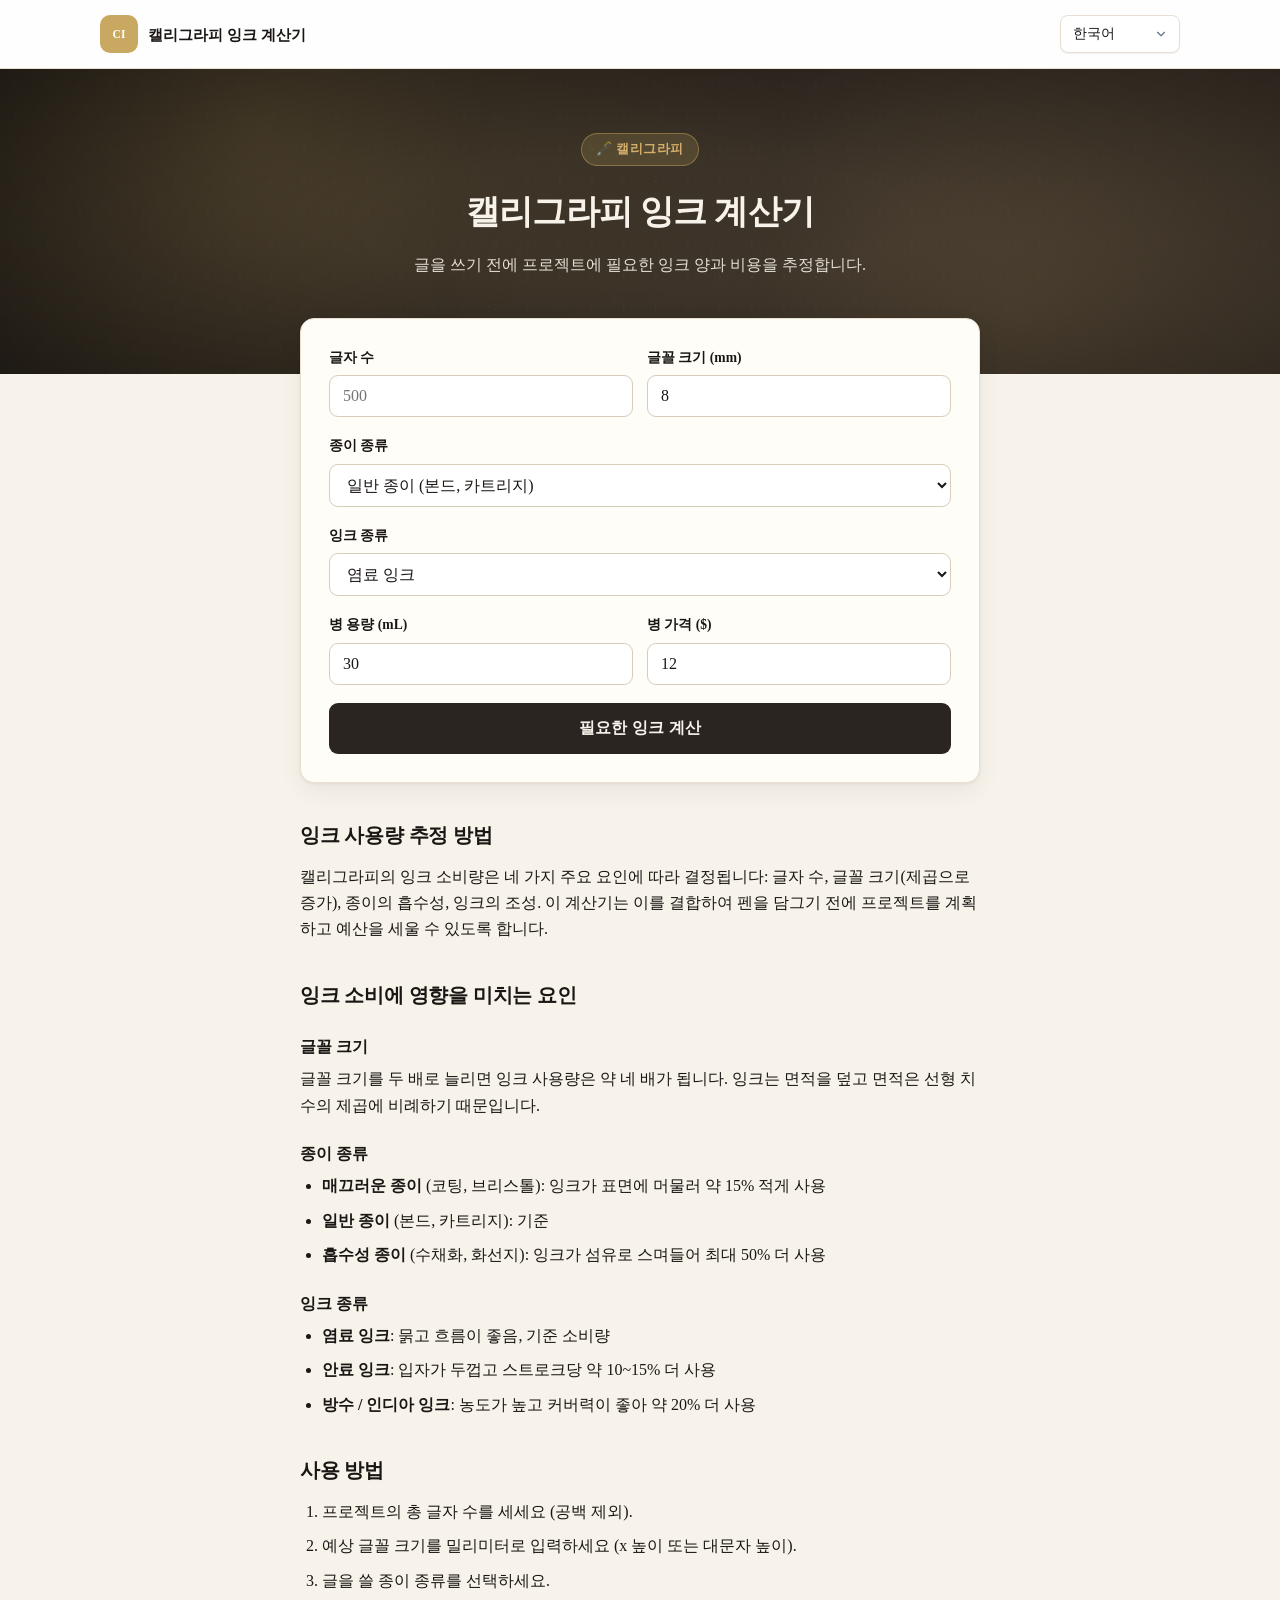
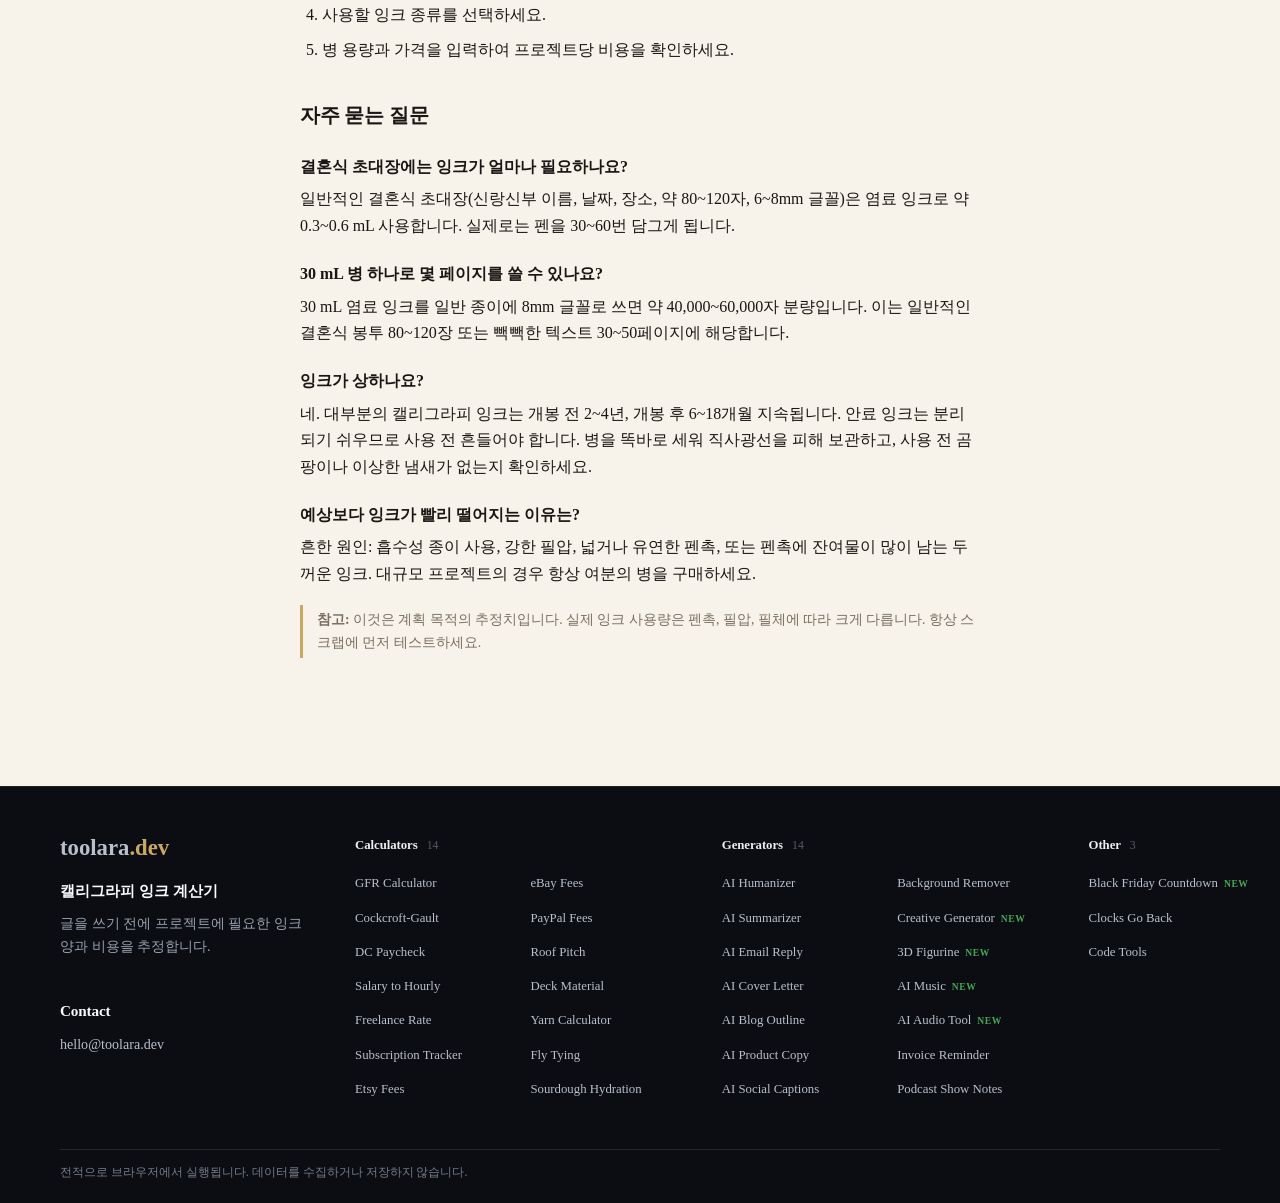
<file: ko/index.html>
<!DOCTYPE html>
<html lang="ko">
<head>
<meta charset="UTF-8">
<meta name="viewport" content="width=device-width, initial-scale=1.0">
<title>캘리그라피 잉크 계산기 — 잉크 사용량과 작품당 비용 추정</title>
<meta name="description" content="무료 캘리그라피 잉크 계산기. 글자 수, 글자 크기, 종이의 흡수성, 잉크 종류를 입력하고 병 용량과 가격을 함께 반영해 필요한 잉크 양과 작품당 비용을 추정합니다. 모든 계산은 브라우저에서만 실행되며 데이터는 전송·저장되지 않습니다.">
<meta name="keywords" content="calligraphy ink calculator, ink cost estimator, how much ink for calligraphy, dip pen ink usage, ink cost per project">
<meta name="robots" content="index, follow, max-snippet:-1, max-image-preview:large">
<meta name="theme-color" content="#1a1614">

<link rel="canonical" href="https://calligraphy.toolara.dev/ko/">
<link rel="alternate" hreflang="en" href="https://calligraphy.toolara.dev/">
<link rel="alternate" hreflang="zh-Hans" href="https://calligraphy.toolara.dev/zh/">
<link rel="alternate" hreflang="zh-Hant" href="https://calligraphy.toolara.dev/zh-tw/">
<link rel="alternate" hreflang="ja" href="https://calligraphy.toolara.dev/ja/">
<link rel="alternate" hreflang="ko" href="https://calligraphy.toolara.dev/ko/">
<link rel="alternate" hreflang="de" href="https://calligraphy.toolara.dev/de/">
<link rel="alternate" hreflang="ru" href="https://calligraphy.toolara.dev/ru/">
<link rel="alternate" hreflang="es" href="https://calligraphy.toolara.dev/es/">
<link rel="alternate" hreflang="x-default" href="https://calligraphy.toolara.dev/">

<meta property="og:type" content="website">
<meta property="og:title" content="캘리그라피 잉크 계산기 — 잉크 사용량과 작품당 비용 추정">
<meta property="og:description" content="무료 캘리그라피 잉크 계산기. 글자 수, 글자 크기, 종이의 흡수성, 잉크 종류를 입력하고 병 용량과 가격을 함께 반영해 필요한 잉크 양과 작품당 비용을 추정합니다. 모든 계산은 브라우저에서만 실행되며 데이터는 전송·저장되지 않습니다.">
<meta property="og:url" content="https://calligraphy.toolara.dev/ko/">
<meta property="og:image" content="https://calligraphy.toolara.dev/og-image.png">
<meta property="og:image:width" content="1200">
<meta property="og:image:height" content="630">
<meta property="og:image:alt" content="캘리그라피 잉크 계산기 — 잉크 사용량과 작품당 비용 추정">
<meta property="og:locale" content="ko_KR">
<meta name="twitter:card" content="summary_large_image">

<script type="application/ld+json">
{
  "@context": "https://schema.org",
  "@type": "WebApplication",
  "name": "캘리그라피 잉크 계산기",
  "url": "https://calligraphy.toolara.dev/ko/",
  "applicationCategory": "UtilityApplication",
  "operatingSystem": "Any",
  "inLanguage": "ko",
  "description": "무료 캘리그라피 잉크 계산기. 글자 수, 글자 크기, 종이의 흡수성, 잉크 종류를 입력하고 병 용량과 가격을 함께 반영해 필요한 잉크 양과 작품당 비용을 추정합니다. 모든 계산은 브라우저에서만 실행되며 데이터는 전송·저장되지 않습니다.",
  "offers": { "@type": "Offer", "price": "0", "priceCurrency": "USD" }
}
</script>

<script>window.__FORCE_LANG__ = 'ko';</script>
<link rel="stylesheet" href="/css/style.css">
<style id="footer-groups-css">
.site-footer-grid{grid-template-columns:minmax(0,0.85fr) minmax(0,2.65fr)!important;gap:40px!important}
.site-footer-column:nth-child(2){grid-row:1/span 2!important}
.site-footer-column:nth-child(3){grid-column:1!important;grid-row:2!important}
.site-footer-explore{display:grid;grid-template-columns:repeat(3,minmax(0,1fr));gap:22px 20px;align-content:start}
.site-footer-group{min-width:0}
.site-footer-group-title{margin:0 0 9px;padding-bottom:8px;border-bottom:1px solid rgba(255,255,255,0.16);color:#f8fafc;font-size:0.7rem;font-weight:700;letter-spacing:0.06em;text-transform:uppercase;opacity:.75}
.site-footer-group .site-footer-links{display:grid!important;grid-template-columns:minmax(0,1fr)!important;gap:7px;font-size:0.85rem;line-height:1.4}
@media(max-width:960px){.site-footer-grid{grid-template-columns:1fr!important;gap:30px!important}
.site-footer-column:nth-child(2){grid-row:auto!important}.site-footer-column:nth-child(3){grid-column:auto!important;grid-row:auto!important}
.site-footer-explore{grid-template-columns:repeat(2,minmax(0,1fr))}}
</style>
<style id="fc-cloud-css">
/* Footer tool columns - Linear style (design v3-A) */
.site-footer-grid{grid-template-columns:1.05fr 1.35fr 1.35fr 0.55fr !important;gap:44px !important}
/* 覆盖子站旧版 nth-child 网格定位残留 */
.site-footer .site-footer-column:nth-child(2),.site-footer .site-footer-column:nth-child(3),.site-footer .site-footer-column:nth-child(4){grid-row:auto !important;grid-column:auto !important;display:block !important}
.site-footer .fa-h4{font-size:0.8rem;font-weight:600;color:#eceef0;margin:0 0 16px;letter-spacing:-0.005em}
.site-footer .fa-h4 .n{color:#565b63;font-weight:500;margin-left:6px;font-size:0.74rem}
.site-footer ul.fa-list{list-style:none;margin:0;padding:0;columns:2;column-gap:28px}
.site-footer ul.fa-list.single{columns:1}
.site-footer ul.fa-list li{margin-bottom:11px;break-inside:avoid}
.site-footer ul.fa-list a{font-size:0.8rem;color:#83898f;text-decoration:none;transition:color 0.12s;white-space:nowrap}
.site-footer ul.fa-list a:hover{color:#f0f2f4}
.site-footer ul.fa-list a .fa-new{color:#46a758;font-size:0.6rem;font-weight:700;letter-spacing:0.06em;margin-left:6px}
.site-footer .fa-contact{margin-top:18px}.site-footer .fa-contact-h{margin:42px 0 10px !important;color:#f8fafc;font-size:0.95rem;font-weight:650}
@media(max-width:960px){.site-footer-grid{grid-template-columns:1fr 1fr !important;gap:32px !important}}
@media(max-width:640px){.site-footer-grid{grid-template-columns:1fr !important;gap:26px !important}}
</style></head>
<body>
<header class="site-header"><div class="site-header-inner"><a class="site-brand" href="/" aria-label="calligraphy-ink-estimator"><span class="site-brand-mark" aria-hidden="true">CI</span><span class="site-brand-name" data-i18n="title"></span></a><nav class="site-nav" aria-label="Site navigation"><select id="langSelect" onchange="setLang(this.value)" aria-label="Language">
      <option value="en">English</option>
      <option value="zh">简体中文</option>
      <option value="zh-TW">繁體中文</option>
      <option value="ja">日本語</option>
      <option value="ko">한국어</option>
      <option value="de">Deutsch</option>
      <option value="ru">Русский</option>
      <option value="es">Español</option>
    </select></nav></div></header>


<header class="hero">

  <div class="hero-inner">
    <div class="hero-badge" data-i18n="heroBadge">🖋️ 캘리그라피</div>
    <h1 data-i18n="title">캘리그라피 잉크 계산기</h1>
    <p data-i18n="subtitle">글을 쓰기 전에 프로젝트에 필요한 잉크 양과 비용을 추정합니다.</p>
  </div>
</header>

<main class="wrap">
  <section class="card">
    <h2 class="visually-hidden" data-i18n="calcHeading">계산기</h2>

    <div class="row">
      <div>
        <label for="charCount" data-i18n="charLabel">글자 수</label>
        <input type="number" id="charCount" min="1" step="1" placeholder="500" inputmode="numeric">
      </div>
      <div>
        <label for="fontSize" data-i18n="sizeLabel">글꼴 크기 (mm)</label>
        <input type="number" id="fontSize" min="1" step="0.5" placeholder="8" value="8" inputmode="decimal">
      </div>
    </div>

    <label for="paper" data-i18n="paperLabel">종이 종류</label>
    <select id="paper">
      <option value="smooth" data-i18n="paperSmooth">매끄러운 종이 (코팅, 브리스톨)</option>
      <option value="standard" selected data-i18n="paperStandard">일반 종이 (본드, 카트리지)</option>
      <option value="absorbent" data-i18n="paperAbsorbent">흡수성 종이 (수채화, 화선지)</option>
    </select>

    <label for="inkType" data-i18n="inkLabel">잉크 종류</label>
    <select id="inkType">
      <option value="dye" selected data-i18n="inkDye">염료 잉크</option>
      <option value="pigment" data-i18n="inkPigment">안료 잉크</option>
      <option value="waterproof" data-i18n="inkWaterproof">방수 / 인디아 잉크</option>
    </select>

    <div class="row">
      <div>
        <label for="bottleSize" data-i18n="bottleLabel">병 용량 (mL)</label>
        <input type="number" id="bottleSize" min="1" step="1" placeholder="30" value="30" inputmode="decimal">
      </div>
      <div>
        <label for="bottlePrice" data-i18n="priceLabel">병 가격 ($)</label>
        <input type="number" id="bottlePrice" min="0" step="0.5" placeholder="12" value="12" inputmode="decimal">
      </div>
    </div>

    <button class="calc" type="button" onclick="calculate()" data-i18n="calcBtn">필요한 잉크 계산</button>

    <div id="result" role="region" aria-live="polite">
      <div class="result-label" data-i18n="resultLabel">예상 필요 잉크</div>
      <div class="ink-volume"><span id="inkVolume">—</span></div>
      <div class="freq-note" id="costNote"></div>

      <div class="breakdown">
        <div class="bd-row"><span data-i18n="bdChars">글자 수</span><strong id="bdChars">—</strong></div>
        <div class="bd-row"><span data-i18n="bdSize">글꼴 크기</span><strong id="bdSize">—</strong></div>
        <div class="bd-row"><span data-i18n="bdPaper">종이 계수</span><strong id="bdPaper">—</strong></div>
        <div class="bd-row"><span data-i18n="bdInk">잉크 계수</span><strong id="bdInk">—</strong></div>
        <div class="bd-row"><span data-i18n="bdCost">프로젝트 비용</span><strong id="bdCost">—</strong></div>
        <div class="bd-row"><span data-i18n="bdProjects">병당 프로젝트 수</span><strong id="bdProjects">—</strong></div>
      </div>
      <div class="result-disclaimer" data-i18n="resultDisclaimer">추정치입니다. 실제 잉크 사용량은 펜촉, 필압, 개인 스타일에 따라 다릅니다. 항상 스크랩에 먼저 테스트하세요.</div>
    </div>
  </section>

  <section>
    <h2 data-i18n="whatIsTitle">잉크 사용량 추정 방법</h2>
    <p data-i18n="whatIsText">캘리그라피의 잉크 소비량은 네 가지 주요 요인에 따라 결정됩니다: 글자 수, 글꼴 크기(제곱으로 증가), 종이의 흡수성, 잉크의 조성. 이 계산기는 이를 결합하여 펜을 담그기 전에 프로젝트를 계획하고 예산을 세울 수 있도록 합니다.</p>
  </section>

  <section>
    <h2 data-i18n="factorsTitle">잉크 소비에 영향을 미치는 요인</h2>
    <h3 data-i18n="f1Title">글꼴 크기</h3>
    <p data-i18n="f1Text">글꼴 크기를 두 배로 늘리면 잉크 사용량은 약 네 배가 됩니다. 잉크는 면적을 덮고 면적은 선형 치수의 제곱에 비례하기 때문입니다.</p>

    <h3 data-i18n="f2Title">종이 종류</h3>
    <ul>
      <li data-i18n="f2a"><strong>매끄러운 종이</strong> (코팅, 브리스톨): 잉크가 표면에 머물러 약 15% 적게 사용</li>
      <li data-i18n="f2b"><strong>일반 종이</strong> (본드, 카트리지): 기준</li>
      <li data-i18n="f2c"><strong>흡수성 종이</strong> (수채화, 화선지): 잉크가 섬유로 스며들어 최대 50% 더 사용</li>
    </ul>

    <h3 data-i18n="f3Title">잉크 종류</h3>
    <ul>
      <li data-i18n="f3a"><strong>염료 잉크</strong>: 묽고 흐름이 좋음, 기준 소비량</li>
      <li data-i18n="f3b"><strong>안료 잉크</strong>: 입자가 두껍고 스트로크당 약 10~15% 더 사용</li>
      <li data-i18n="f3c"><strong>방수 / 인디아 잉크</strong>: 농도가 높고 커버력이 좋아 약 20% 더 사용</li>
    </ul>
  </section>

  <section>
    <h2 data-i18n="howToTitle">사용 방법</h2>
    <ol>
      <li data-i18n="howTo1">프로젝트의 총 글자 수를 세세요 (공백 제외).</li>
      <li data-i18n="howTo2">예상 글꼴 크기를 밀리미터로 입력하세요 (x 높이 또는 대문자 높이).</li>
      <li data-i18n="howTo3">글을 쓸 종이 종류를 선택하세요.</li>
      <li data-i18n="howTo4">사용할 잉크 종류를 선택하세요.</li>
      <li data-i18n="howTo5">병 용량과 가격을 입력하여 프로젝트당 비용을 확인하세요.</li>
    </ol>
  </section>

  <section>
    <h2 data-i18n="faqTitle">자주 묻는 질문</h2>
    <h3 data-i18n="faq1q">결혼식 초대장에는 잉크가 얼마나 필요하나요?</h3>
    <p data-i18n="faq1a">일반적인 결혼식 초대장(신랑신부 이름, 날짜, 장소, 약 80~120자, 6~8mm 글꼴)은 염료 잉크로 약 0.3~0.6 mL 사용합니다. 실제로는 펜을 30~60번 담그게 됩니다.</p>

    <h3 data-i18n="faq2q">30 mL 병 하나로 몇 페이지를 쓸 수 있나요?</h3>
    <p data-i18n="faq2a">30 mL 염료 잉크를 일반 종이에 8mm 글꼴로 쓰면 약 40,000~60,000자 분량입니다. 이는 일반적인 결혼식 봉투 80~120장 또는 빽빽한 텍스트 30~50페이지에 해당합니다.</p>

    <h3 data-i18n="faq3q">잉크가 상하나요?</h3>
    <p data-i18n="faq3a">네. 대부분의 캘리그라피 잉크는 개봉 전 2~4년, 개봉 후 6~18개월 지속됩니다. 안료 잉크는 분리되기 쉬우므로 사용 전 흔들어야 합니다. 병을 똑바로 세워 직사광선을 피해 보관하고, 사용 전 곰팡이나 이상한 냄새가 없는지 확인하세요.</p>

    <h3 data-i18n="faq4q">예상보다 잉크가 빨리 떨어지는 이유는?</h3>
    <p data-i18n="faq4a">흔한 원인: 흡수성 종이 사용, 강한 필압, 넓거나 유연한 펜촉, 또는 펜촉에 잔여물이 많이 남는 두꺼운 잉크. 대규모 프로젝트의 경우 항상 여분의 병을 구매하세요.</p>

    <div class="disclaimer" data-i18n="disclaimer"><strong>참고:</strong> 이것은 계획 목적의 추정치입니다. 실제 잉크 사용량은 펜촉, 필압, 필체에 따라 크게 다릅니다. 항상 스크랩에 먼저 테스트하세요.</div>
  </section>
</main>

<footer class="footer site-footer">
<div class="site-footer-inner">
<div class="site-footer-grid"><section class="site-footer-column">
<a class="site-footer-wordmark" href="https://toolara.dev/" aria-label="toolara.dev">toolara<span class="tld">.dev</span></a>
<p class="site-footer-site-name" data-i18n="title">캘리그라피 잉크 계산기</p>
<p class="site-footer-description" data-i18n="subtitle">글을 쓰기 전에 프로젝트에 필요한 잉크 양과 비용을 추정합니다.</p>
<h2 class="fa-contact-h">Contact</h2><p class="site-footer-contact fa-contact"><a href="mailto:hello@toolara.dev">hello@toolara.dev</a></p></section><section class="site-footer-column"><h4 class="fa-h4">Calculators <span class="n">14</span></h4><ul class="fa-list"><li><a href="https://gfr.toolara.dev/">GFR Calculator</a></li><li><a href="https://crcl.toolara.dev/">Cockcroft-Gault</a></li><li><a href="https://dc-pay.toolara.dev/">DC Paycheck</a></li><li><a href="https://salary.toolara.dev/">Salary to Hourly</a></li><li><a href="https://freelance.toolara.dev/">Freelance Rate</a></li><li><a href="https://subscriptions.toolara.dev/">Subscription Tracker</a></li><li><a href="https://etsy.toolara.dev/">Etsy Fees</a></li><li><a href="https://ebay.toolara.dev/">eBay Fees</a></li><li><a href="https://paypal.toolara.dev/">PayPal Fees</a></li><li><a href="https://roof.toolara.dev/">Roof Pitch</a></li><li><a href="https://deck.toolara.dev/">Deck Material</a></li><li><a href="https://yarn.toolara.dev/">Yarn Calculator</a></li><li><a href="https://flytying.toolara.dev/">Fly Tying</a></li><li><a href="https://sourdough.toolara.dev/">Sourdough Hydration</a></li></ul></section><section class="site-footer-column"><h4 class="fa-h4">Generators <span class="n">14</span></h4><ul class="fa-list"><li><a href="https://humanize.toolara.dev/">AI Humanizer</a></li><li><a href="https://summarize.toolara.dev/">AI Summarizer</a></li><li><a href="https://emailreply.toolara.dev/">AI Email Reply</a></li><li><a href="https://coverletter.toolara.dev/">AI Cover Letter</a></li><li><a href="https://blogoutline.toolara.dev/">AI Blog Outline</a></li><li><a href="https://productcopy.toolara.dev/">AI Product Copy</a></li><li><a href="https://captions.toolara.dev/">AI Social Captions</a></li><li><a href="https://background.toolara.dev/">Background Remover</a></li><li><a href="https://creative.toolara.dev/">Creative Generator<span class="fa-new">NEW</span></a></li><li><a href="https://figurine.toolara.dev/">3D Figurine<span class="fa-new">NEW</span></a></li><li><a href="https://music.toolara.dev/">AI Music<span class="fa-new">NEW</span></a></li><li><a href="https://audio.toolara.dev/">AI Audio Tool<span class="fa-new">NEW</span></a></li><li><a href="https://invoices.toolara.dev/">Invoice Reminder</a></li><li><a href="https://podcast.toolara.dev/">Podcast Show Notes</a></li></ul></section><section class="site-footer-column"><h4 class="fa-h4">Other <span class="n">3</span></h4><ul class="fa-list single"><li><a href="https://blackfriday.toolara.dev/">Black Friday Countdown<span class="fa-new">NEW</span></a></li><li><a href="https://clocksgoback.toolara.dev/">Clocks Go Back</a></li><li><a href="https://devtools.toolara.dev/">Code Tools</a></li></ul></section></div>
<div class="site-footer-bottom"><p class="site-footer-privacy" data-i18n="footer">전적으로 브라우저에서 실행됩니다. 데이터를 수집하거나 저장하지 않습니다.</p></div>
</div>
</footer>

<script src="/js/i18n.js"></script>
<script src="/js/calculator.js"></script>
</body>
</html>
</file>
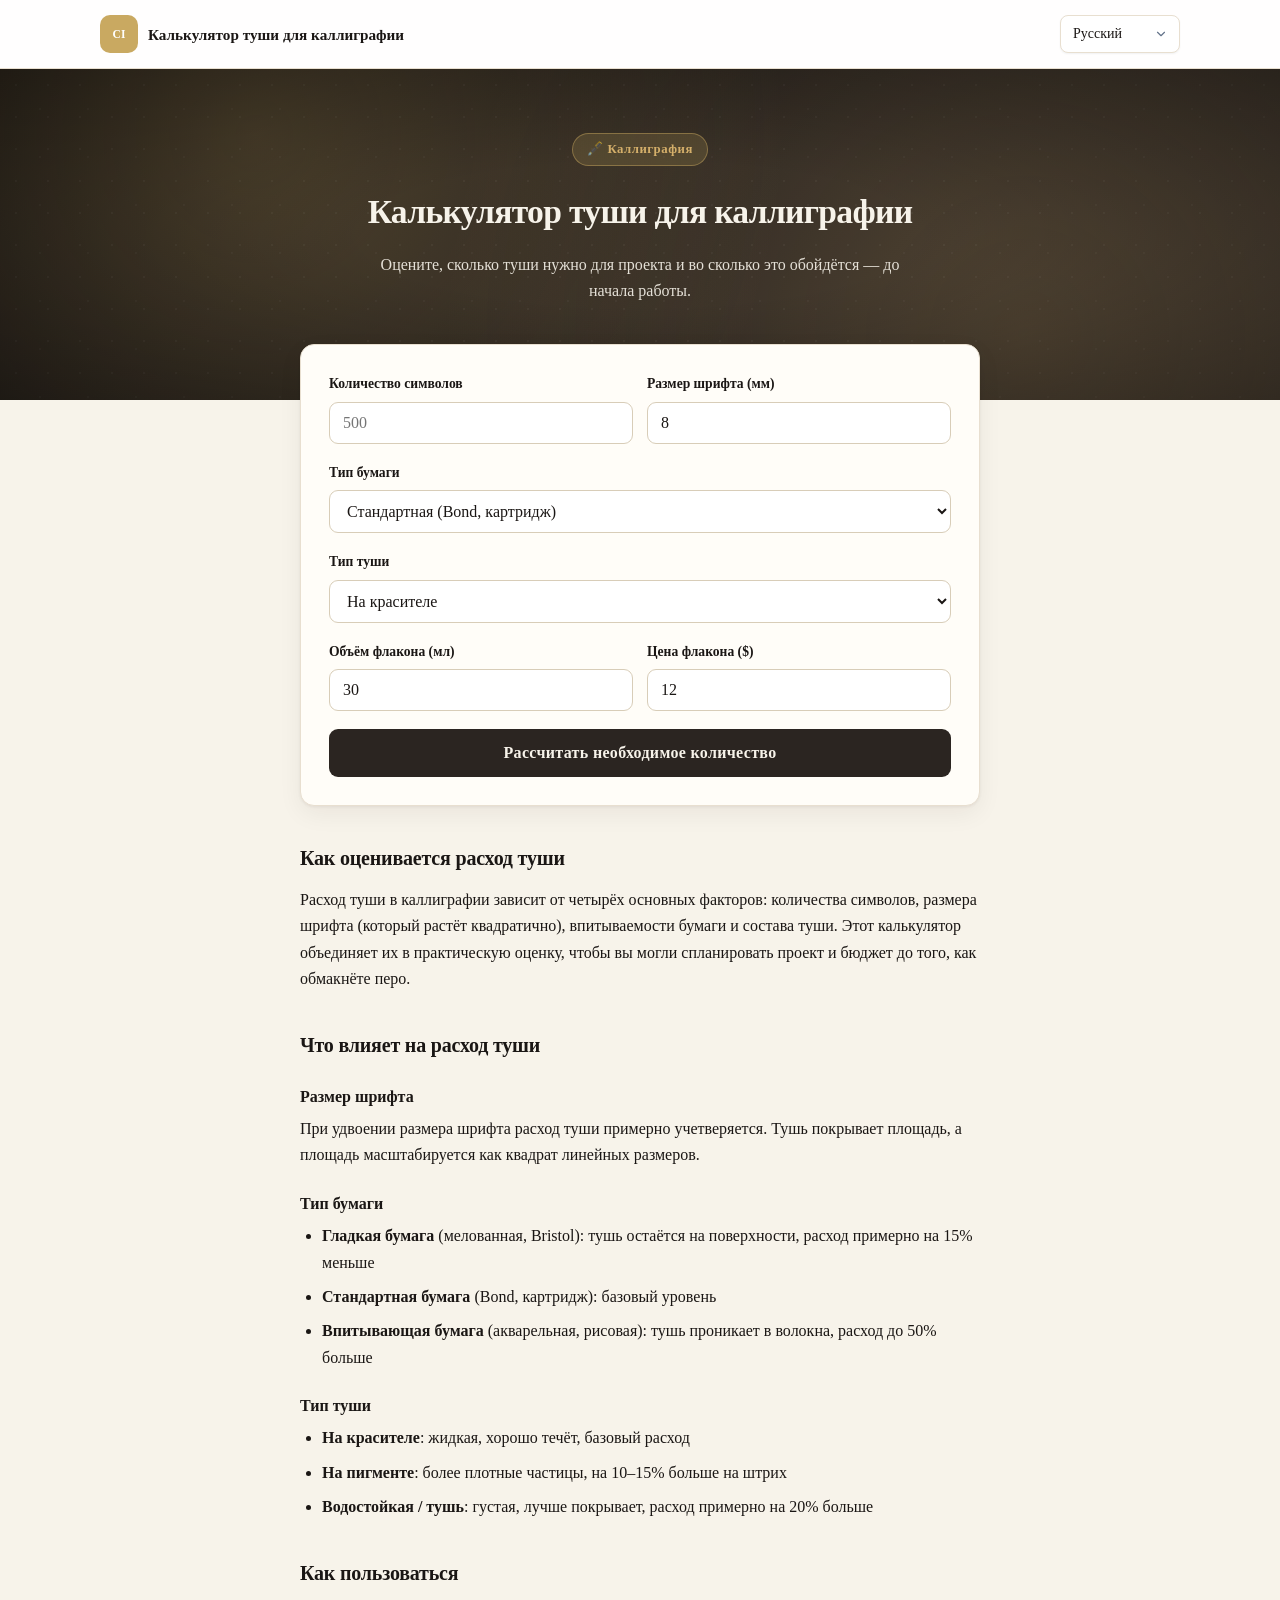
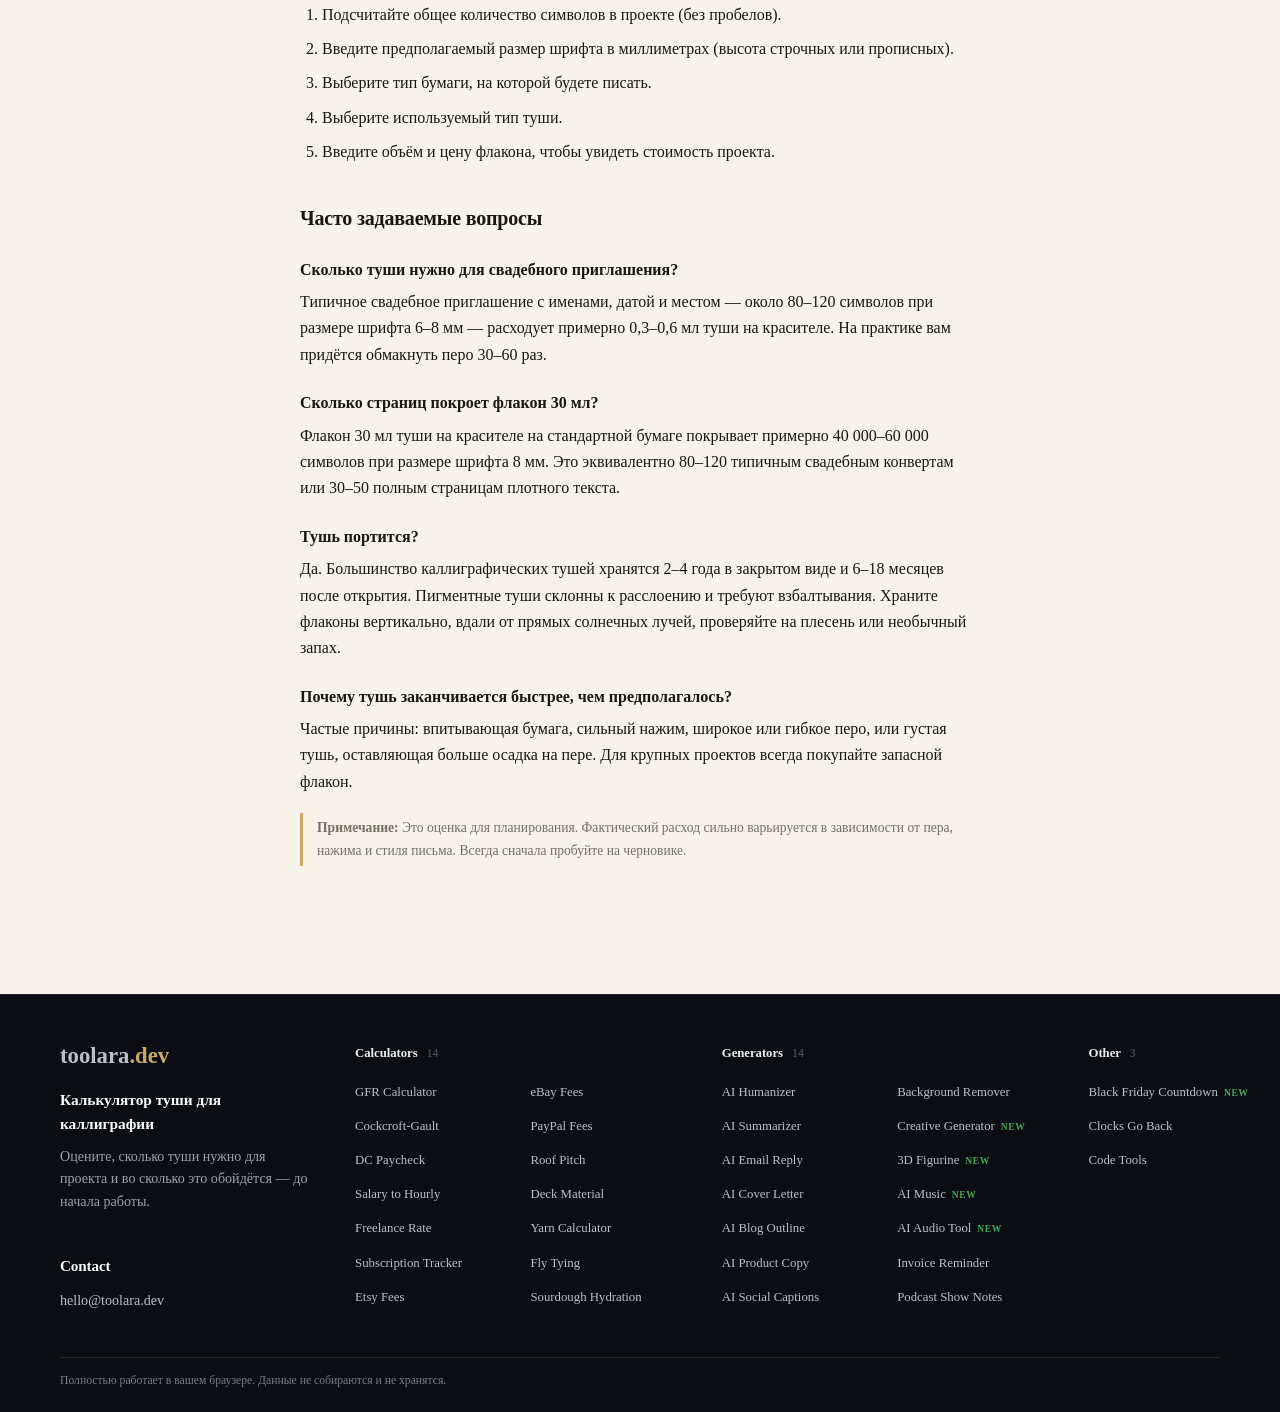
<file: ru/index.html>
<!DOCTYPE html>
<html lang="ru">
<head>
<meta charset="UTF-8">
<meta name="viewport" content="width=device-width, initial-scale=1.0">
<title>Калькулятор туши для каллиграфии — расход и стоимость работы</title>
<meta name="description" content="Бесплатный калькулятор туши для каллиграфии. Укажите число знаков, размер шрифта, бумагу и тип туши — вместе с объёмом и ценой флакона калькулятор оценит расход туши и стоимость одной работы. Всё считается в браузере, данные никуда не отправляются.">
<meta name="keywords" content="calligraphy ink calculator, ink cost estimator, how much ink for calligraphy, dip pen ink usage, ink cost per project">
<meta name="robots" content="index, follow, max-snippet:-1, max-image-preview:large">
<meta name="theme-color" content="#1a1614">

<link rel="canonical" href="https://calligraphy.toolara.dev/ru/">
<link rel="alternate" hreflang="en" href="https://calligraphy.toolara.dev/">
<link rel="alternate" hreflang="zh-Hans" href="https://calligraphy.toolara.dev/zh/">
<link rel="alternate" hreflang="zh-Hant" href="https://calligraphy.toolara.dev/zh-tw/">
<link rel="alternate" hreflang="ja" href="https://calligraphy.toolara.dev/ja/">
<link rel="alternate" hreflang="ko" href="https://calligraphy.toolara.dev/ko/">
<link rel="alternate" hreflang="de" href="https://calligraphy.toolara.dev/de/">
<link rel="alternate" hreflang="ru" href="https://calligraphy.toolara.dev/ru/">
<link rel="alternate" hreflang="es" href="https://calligraphy.toolara.dev/es/">
<link rel="alternate" hreflang="x-default" href="https://calligraphy.toolara.dev/">

<meta property="og:type" content="website">
<meta property="og:title" content="Калькулятор туши для каллиграфии — расход и стоимость работы">
<meta property="og:description" content="Бесплатный калькулятор туши для каллиграфии. Укажите число знаков, размер шрифта, бумагу и тип туши — вместе с объёмом и ценой флакона калькулятор оценит расход туши и стоимость одной работы. Всё считается в браузере, данные никуда не отправляются.">
<meta property="og:url" content="https://calligraphy.toolara.dev/ru/">
<meta property="og:image" content="https://calligraphy.toolara.dev/og-image.png">
<meta property="og:image:width" content="1200">
<meta property="og:image:height" content="630">
<meta property="og:image:alt" content="Калькулятор туши для каллиграфии — расход и стоимость работы">
<meta property="og:locale" content="ru_RU">
<meta name="twitter:card" content="summary_large_image">

<script type="application/ld+json">
{
  "@context": "https://schema.org",
  "@type": "WebApplication",
  "name": "Калькулятор туши для каллиграфии",
  "url": "https://calligraphy.toolara.dev/ru/",
  "applicationCategory": "UtilityApplication",
  "operatingSystem": "Any",
  "inLanguage": "ru",
  "description": "Бесплатный калькулятор туши для каллиграфии. Укажите число знаков, размер шрифта, бумагу и тип туши — вместе с объёмом и ценой флакона калькулятор оценит расход туши и стоимость одной работы. Всё считается в браузере, данные никуда не отправляются.",
  "offers": { "@type": "Offer", "price": "0", "priceCurrency": "USD" }
}
</script>

<script>window.__FORCE_LANG__ = 'ru';</script>
<link rel="stylesheet" href="/css/style.css">
<style id="footer-groups-css">
.site-footer-grid{grid-template-columns:minmax(0,0.85fr) minmax(0,2.65fr)!important;gap:40px!important}
.site-footer-column:nth-child(2){grid-row:1/span 2!important}
.site-footer-column:nth-child(3){grid-column:1!important;grid-row:2!important}
.site-footer-explore{display:grid;grid-template-columns:repeat(3,minmax(0,1fr));gap:22px 20px;align-content:start}
.site-footer-group{min-width:0}
.site-footer-group-title{margin:0 0 9px;padding-bottom:8px;border-bottom:1px solid rgba(255,255,255,0.16);color:#f8fafc;font-size:0.7rem;font-weight:700;letter-spacing:0.06em;text-transform:uppercase;opacity:.75}
.site-footer-group .site-footer-links{display:grid!important;grid-template-columns:minmax(0,1fr)!important;gap:7px;font-size:0.85rem;line-height:1.4}
@media(max-width:960px){.site-footer-grid{grid-template-columns:1fr!important;gap:30px!important}
.site-footer-column:nth-child(2){grid-row:auto!important}.site-footer-column:nth-child(3){grid-column:auto!important;grid-row:auto!important}
.site-footer-explore{grid-template-columns:repeat(2,minmax(0,1fr))}}
</style>
<style id="fc-cloud-css">
/* Footer tool columns - Linear style (design v3-A) */
.site-footer-grid{grid-template-columns:1.05fr 1.35fr 1.35fr 0.55fr !important;gap:44px !important}
/* 覆盖子站旧版 nth-child 网格定位残留 */
.site-footer .site-footer-column:nth-child(2),.site-footer .site-footer-column:nth-child(3),.site-footer .site-footer-column:nth-child(4){grid-row:auto !important;grid-column:auto !important;display:block !important}
.site-footer .fa-h4{font-size:0.8rem;font-weight:600;color:#eceef0;margin:0 0 16px;letter-spacing:-0.005em}
.site-footer .fa-h4 .n{color:#565b63;font-weight:500;margin-left:6px;font-size:0.74rem}
.site-footer ul.fa-list{list-style:none;margin:0;padding:0;columns:2;column-gap:28px}
.site-footer ul.fa-list.single{columns:1}
.site-footer ul.fa-list li{margin-bottom:11px;break-inside:avoid}
.site-footer ul.fa-list a{font-size:0.8rem;color:#83898f;text-decoration:none;transition:color 0.12s;white-space:nowrap}
.site-footer ul.fa-list a:hover{color:#f0f2f4}
.site-footer ul.fa-list a .fa-new{color:#46a758;font-size:0.6rem;font-weight:700;letter-spacing:0.06em;margin-left:6px}
.site-footer .fa-contact{margin-top:18px}.site-footer .fa-contact-h{margin:42px 0 10px !important;color:#f8fafc;font-size:0.95rem;font-weight:650}
@media(max-width:960px){.site-footer-grid{grid-template-columns:1fr 1fr !important;gap:32px !important}}
@media(max-width:640px){.site-footer-grid{grid-template-columns:1fr !important;gap:26px !important}}
</style></head>
<body>
<header class="site-header"><div class="site-header-inner"><a class="site-brand" href="/" aria-label="calligraphy-ink-estimator"><span class="site-brand-mark" aria-hidden="true">CI</span><span class="site-brand-name" data-i18n="title"></span></a><nav class="site-nav" aria-label="Site navigation"><select id="langSelect" onchange="setLang(this.value)" aria-label="Language">
      <option value="en">English</option>
      <option value="zh">简体中文</option>
      <option value="zh-TW">繁體中文</option>
      <option value="ja">日本語</option>
      <option value="ko">한국어</option>
      <option value="de">Deutsch</option>
      <option value="ru">Русский</option>
      <option value="es">Español</option>
    </select></nav></div></header>


<header class="hero">

  <div class="hero-inner">
    <div class="hero-badge" data-i18n="heroBadge">🖋️ Каллиграфия</div>
    <h1 data-i18n="title">Калькулятор туши для каллиграфии</h1>
    <p data-i18n="subtitle">Оцените, сколько туши нужно для проекта и во сколько это обойдётся — до начала работы.</p>
  </div>
</header>

<main class="wrap">
  <section class="card">
    <h2 class="visually-hidden" data-i18n="calcHeading">Калькулятор</h2>

    <div class="row">
      <div>
        <label for="charCount" data-i18n="charLabel">Количество символов</label>
        <input type="number" id="charCount" min="1" step="1" placeholder="500" inputmode="numeric">
      </div>
      <div>
        <label for="fontSize" data-i18n="sizeLabel">Размер шрифта (мм)</label>
        <input type="number" id="fontSize" min="1" step="0.5" placeholder="8" value="8" inputmode="decimal">
      </div>
    </div>

    <label for="paper" data-i18n="paperLabel">Тип бумаги</label>
    <select id="paper">
      <option value="smooth" data-i18n="paperSmooth">Гладкая (мелованная, Bristol)</option>
      <option value="standard" selected data-i18n="paperStandard">Стандартная (Bond, картридж)</option>
      <option value="absorbent" data-i18n="paperAbsorbent">Впитывающая (акварельная, рисовая)</option>
    </select>

    <label for="inkType" data-i18n="inkLabel">Тип туши</label>
    <select id="inkType">
      <option value="dye" selected data-i18n="inkDye">На красителе</option>
      <option value="pigment" data-i18n="inkPigment">На пигменте</option>
      <option value="waterproof" data-i18n="inkWaterproof">Водостойкая / тушь</option>
    </select>

    <div class="row">
      <div>
        <label for="bottleSize" data-i18n="bottleLabel">Объём флакона (мл)</label>
        <input type="number" id="bottleSize" min="1" step="1" placeholder="30" value="30" inputmode="decimal">
      </div>
      <div>
        <label for="bottlePrice" data-i18n="priceLabel">Цена флакона ($)</label>
        <input type="number" id="bottlePrice" min="0" step="0.5" placeholder="12" value="12" inputmode="decimal">
      </div>
    </div>

    <button class="calc" type="button" onclick="calculate()" data-i18n="calcBtn">Рассчитать необходимое количество</button>

    <div id="result" role="region" aria-live="polite">
      <div class="result-label" data-i18n="resultLabel">Расчётное количество туши</div>
      <div class="ink-volume"><span id="inkVolume">—</span></div>
      <div class="freq-note" id="costNote"></div>

      <div class="breakdown">
        <div class="bd-row"><span data-i18n="bdChars">Символов</span><strong id="bdChars">—</strong></div>
        <div class="bd-row"><span data-i18n="bdSize">Размер шрифта</span><strong id="bdSize">—</strong></div>
        <div class="bd-row"><span data-i18n="bdPaper">Коэффициент бумаги</span><strong id="bdPaper">—</strong></div>
        <div class="bd-row"><span data-i18n="bdInk">Коэффициент туши</span><strong id="bdInk">—</strong></div>
        <div class="bd-row"><span data-i18n="bdCost">Стоимость проекта</span><strong id="bdCost">—</strong></div>
        <div class="bd-row"><span data-i18n="bdProjects">Проектов на флакон</span><strong id="bdProjects">—</strong></div>
      </div>
      <div class="result-disclaimer" data-i18n="resultDisclaimer">Только оценка. Фактический расход зависит от пера, нажима и индивидуального стиля. Всегда сначала пробуйте на черновике.</div>
    </div>
  </section>

  <section>
    <h2 data-i18n="whatIsTitle">Как оценивается расход туши</h2>
    <p data-i18n="whatIsText">Расход туши в каллиграфии зависит от четырёх основных факторов: количества символов, размера шрифта (который растёт квадратично), впитываемости бумаги и состава туши. Этот калькулятор объединяет их в практическую оценку, чтобы вы могли спланировать проект и бюджет до того, как обмакнёте перо.</p>
  </section>

  <section>
    <h2 data-i18n="factorsTitle">Что влияет на расход туши</h2>
    <h3 data-i18n="f1Title">Размер шрифта</h3>
    <p data-i18n="f1Text">При удвоении размера шрифта расход туши примерно учетверяется. Тушь покрывает площадь, а площадь масштабируется как квадрат линейных размеров.</p>

    <h3 data-i18n="f2Title">Тип бумаги</h3>
    <ul>
      <li data-i18n="f2a"><strong>Гладкая бумага</strong> (мелованная, Bristol): тушь остаётся на поверхности, расход примерно на 15% меньше</li>
      <li data-i18n="f2b"><strong>Стандартная бумага</strong> (Bond, картридж): базовый уровень</li>
      <li data-i18n="f2c"><strong>Впитывающая бумага</strong> (акварельная, рисовая): тушь проникает в волокна, расход до 50% больше</li>
    </ul>

    <h3 data-i18n="f3Title">Тип туши</h3>
    <ul>
      <li data-i18n="f3a"><strong>На красителе</strong>: жидкая, хорошо течёт, базовый расход</li>
      <li data-i18n="f3b"><strong>На пигменте</strong>: более плотные частицы, на 10–15% больше на штрих</li>
      <li data-i18n="f3c"><strong>Водостойкая / тушь</strong>: густая, лучше покрывает, расход примерно на 20% больше</li>
    </ul>
  </section>

  <section>
    <h2 data-i18n="howToTitle">Как пользоваться</h2>
    <ol>
      <li data-i18n="howTo1">Подсчитайте общее количество символов в проекте (без пробелов).</li>
      <li data-i18n="howTo2">Введите предполагаемый размер шрифта в миллиметрах (высота строчных или прописных).</li>
      <li data-i18n="howTo3">Выберите тип бумаги, на которой будете писать.</li>
      <li data-i18n="howTo4">Выберите используемый тип туши.</li>
      <li data-i18n="howTo5">Введите объём и цену флакона, чтобы увидеть стоимость проекта.</li>
    </ol>
  </section>

  <section>
    <h2 data-i18n="faqTitle">Часто задаваемые вопросы</h2>
    <h3 data-i18n="faq1q">Сколько туши нужно для свадебного приглашения?</h3>
    <p data-i18n="faq1a">Типичное свадебное приглашение с именами, датой и местом — около 80–120 символов при размере шрифта 6–8 мм — расходует примерно 0,3–0,6 мл туши на красителе. На практике вам придётся обмакнуть перо 30–60 раз.</p>

    <h3 data-i18n="faq2q">Сколько страниц покроет флакон 30 мл?</h3>
    <p data-i18n="faq2a">Флакон 30 мл туши на красителе на стандартной бумаге покрывает примерно 40 000–60 000 символов при размере шрифта 8 мм. Это эквивалентно 80–120 типичным свадебным конвертам или 30–50 полным страницам плотного текста.</p>

    <h3 data-i18n="faq3q">Тушь портится?</h3>
    <p data-i18n="faq3a">Да. Большинство каллиграфических тушей хранятся 2–4 года в закрытом виде и 6–18 месяцев после открытия. Пигментные туши склонны к расслоению и требуют взбалтывания. Храните флаконы вертикально, вдали от прямых солнечных лучей, проверяйте на плесень или необычный запах.</p>

    <h3 data-i18n="faq4q">Почему тушь заканчивается быстрее, чем предполагалось?</h3>
    <p data-i18n="faq4a">Частые причины: впитывающая бумага, сильный нажим, широкое или гибкое перо, или густая тушь, оставляющая больше осадка на пере. Для крупных проектов всегда покупайте запасной флакон.</p>

    <div class="disclaimer" data-i18n="disclaimer"><strong>Примечание:</strong> Это оценка для планирования. Фактический расход сильно варьируется в зависимости от пера, нажима и стиля письма. Всегда сначала пробуйте на черновике.</div>
  </section>
</main>

<footer class="footer site-footer">
<div class="site-footer-inner">
<div class="site-footer-grid"><section class="site-footer-column">
<a class="site-footer-wordmark" href="https://toolara.dev/" aria-label="toolara.dev">toolara<span class="tld">.dev</span></a>
<p class="site-footer-site-name" data-i18n="title">Калькулятор туши для каллиграфии</p>
<p class="site-footer-description" data-i18n="subtitle">Оцените, сколько туши нужно для проекта и во сколько это обойдётся — до начала работы.</p>
<h2 class="fa-contact-h">Contact</h2><p class="site-footer-contact fa-contact"><a href="mailto:hello@toolara.dev">hello@toolara.dev</a></p></section><section class="site-footer-column"><h4 class="fa-h4">Calculators <span class="n">14</span></h4><ul class="fa-list"><li><a href="https://gfr.toolara.dev/">GFR Calculator</a></li><li><a href="https://crcl.toolara.dev/">Cockcroft-Gault</a></li><li><a href="https://dc-pay.toolara.dev/">DC Paycheck</a></li><li><a href="https://salary.toolara.dev/">Salary to Hourly</a></li><li><a href="https://freelance.toolara.dev/">Freelance Rate</a></li><li><a href="https://subscriptions.toolara.dev/">Subscription Tracker</a></li><li><a href="https://etsy.toolara.dev/">Etsy Fees</a></li><li><a href="https://ebay.toolara.dev/">eBay Fees</a></li><li><a href="https://paypal.toolara.dev/">PayPal Fees</a></li><li><a href="https://roof.toolara.dev/">Roof Pitch</a></li><li><a href="https://deck.toolara.dev/">Deck Material</a></li><li><a href="https://yarn.toolara.dev/">Yarn Calculator</a></li><li><a href="https://flytying.toolara.dev/">Fly Tying</a></li><li><a href="https://sourdough.toolara.dev/">Sourdough Hydration</a></li></ul></section><section class="site-footer-column"><h4 class="fa-h4">Generators <span class="n">14</span></h4><ul class="fa-list"><li><a href="https://humanize.toolara.dev/">AI Humanizer</a></li><li><a href="https://summarize.toolara.dev/">AI Summarizer</a></li><li><a href="https://emailreply.toolara.dev/">AI Email Reply</a></li><li><a href="https://coverletter.toolara.dev/">AI Cover Letter</a></li><li><a href="https://blogoutline.toolara.dev/">AI Blog Outline</a></li><li><a href="https://productcopy.toolara.dev/">AI Product Copy</a></li><li><a href="https://captions.toolara.dev/">AI Social Captions</a></li><li><a href="https://background.toolara.dev/">Background Remover</a></li><li><a href="https://creative.toolara.dev/">Creative Generator<span class="fa-new">NEW</span></a></li><li><a href="https://figurine.toolara.dev/">3D Figurine<span class="fa-new">NEW</span></a></li><li><a href="https://music.toolara.dev/">AI Music<span class="fa-new">NEW</span></a></li><li><a href="https://audio.toolara.dev/">AI Audio Tool<span class="fa-new">NEW</span></a></li><li><a href="https://invoices.toolara.dev/">Invoice Reminder</a></li><li><a href="https://podcast.toolara.dev/">Podcast Show Notes</a></li></ul></section><section class="site-footer-column"><h4 class="fa-h4">Other <span class="n">3</span></h4><ul class="fa-list single"><li><a href="https://blackfriday.toolara.dev/">Black Friday Countdown<span class="fa-new">NEW</span></a></li><li><a href="https://clocksgoback.toolara.dev/">Clocks Go Back</a></li><li><a href="https://devtools.toolara.dev/">Code Tools</a></li></ul></section></div>
<div class="site-footer-bottom"><p class="site-footer-privacy" data-i18n="footer">Полностью работает в вашем браузере. Данные не собираются и не хранятся.</p></div>
</div>
</footer>

<script src="/js/i18n.js"></script>
<script src="/js/calculator.js"></script>
</body>
</html>
</file>
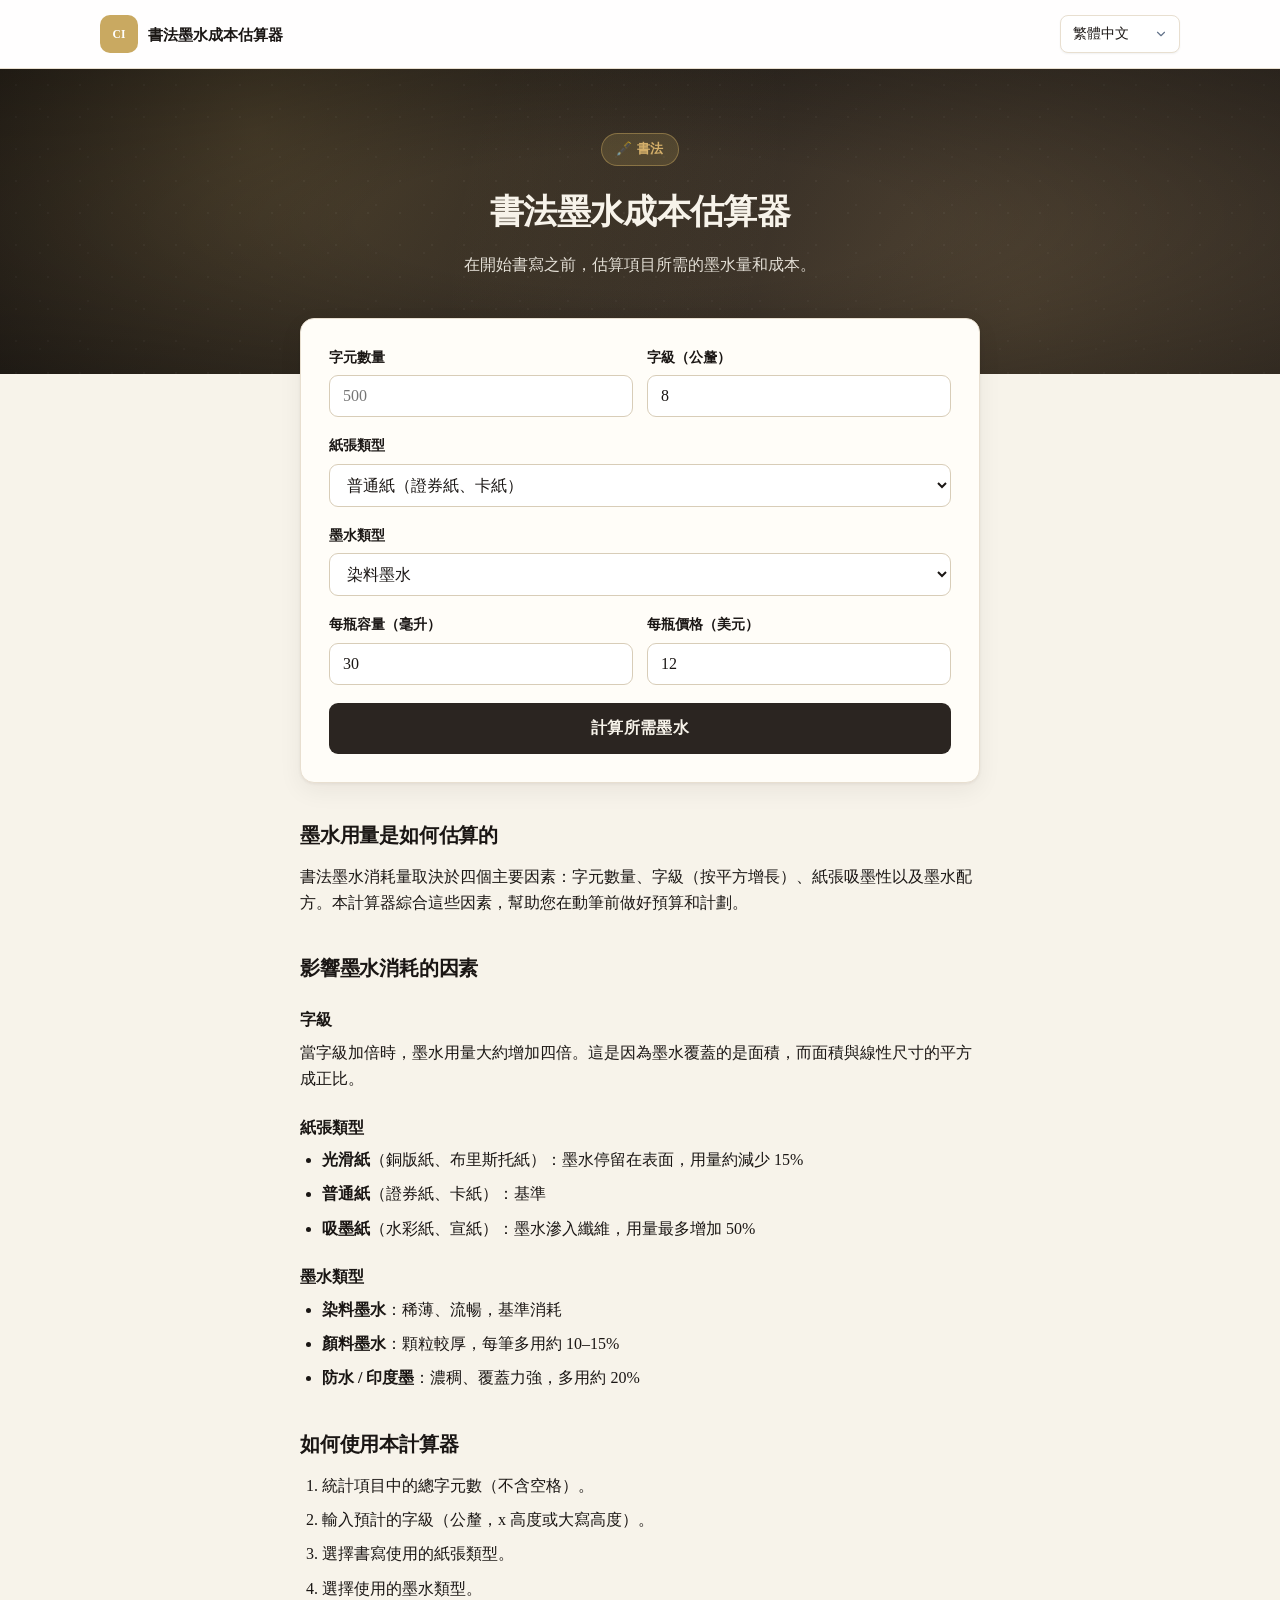
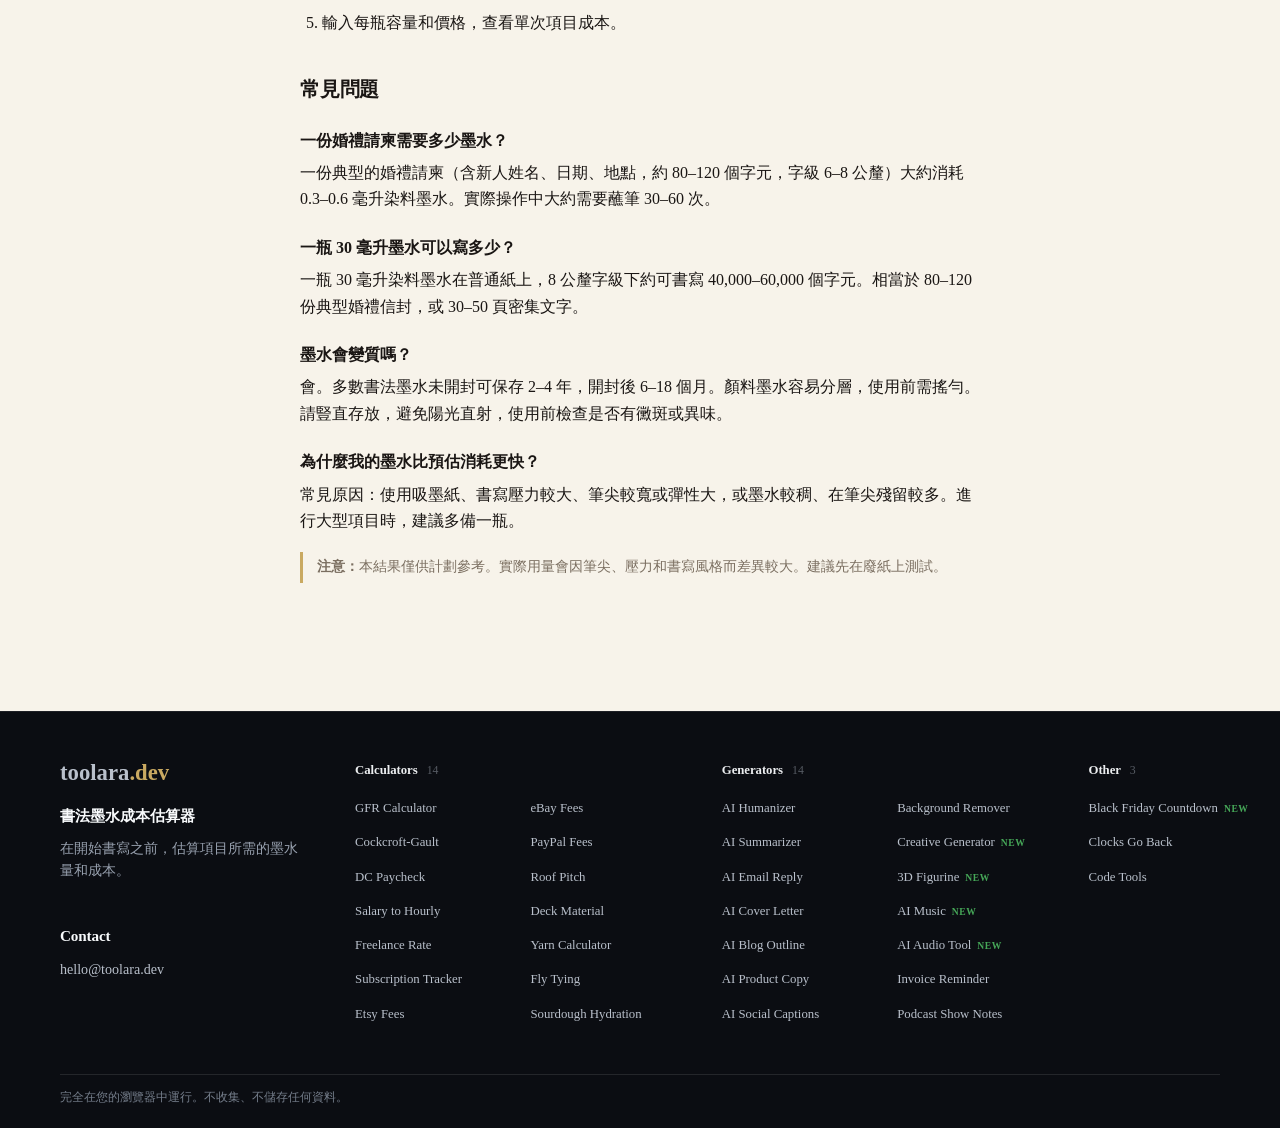
<file: zh-tw/index.html>
<!DOCTYPE html>
<html lang="zh-Hant">
<head>
<meta charset="UTF-8">
<meta name="viewport" content="width=device-width, initial-scale=1.0">
<title>書法墨水計算器 — 用墨量與單件成本估算</title>
<meta name="description" content="免費線上書法墨水計算器。輸入字數、字號、紙張吸墨性與墨水類型，並結合瓶裝容量和價格，估算項目所需墨水量、單件成本，以及一瓶墨水可完成的項目數量。計算全程在瀏覽器本機完成，不上傳不儲存。">
<meta name="keywords" content="calligraphy ink calculator, ink cost estimator, how much ink for calligraphy, dip pen ink usage, ink cost per project">
<meta name="robots" content="index, follow, max-snippet:-1, max-image-preview:large">
<meta name="theme-color" content="#1a1614">

<link rel="canonical" href="https://calligraphy.toolara.dev/zh-tw/">
<link rel="alternate" hreflang="en" href="https://calligraphy.toolara.dev/">
<link rel="alternate" hreflang="zh-Hans" href="https://calligraphy.toolara.dev/zh/">
<link rel="alternate" hreflang="zh-Hant" href="https://calligraphy.toolara.dev/zh-tw/">
<link rel="alternate" hreflang="ja" href="https://calligraphy.toolara.dev/ja/">
<link rel="alternate" hreflang="ko" href="https://calligraphy.toolara.dev/ko/">
<link rel="alternate" hreflang="de" href="https://calligraphy.toolara.dev/de/">
<link rel="alternate" hreflang="ru" href="https://calligraphy.toolara.dev/ru/">
<link rel="alternate" hreflang="es" href="https://calligraphy.toolara.dev/es/">
<link rel="alternate" hreflang="x-default" href="https://calligraphy.toolara.dev/">

<meta property="og:type" content="website">
<meta property="og:title" content="書法墨水計算器 — 用墨量與單件成本估算">
<meta property="og:description" content="免費線上書法墨水計算器。輸入字數、字號、紙張吸墨性與墨水類型，並結合瓶裝容量和價格，估算項目所需墨水量、單件成本，以及一瓶墨水可完成的項目數量。計算全程在瀏覽器本機完成，不上傳不儲存。">
<meta property="og:url" content="https://calligraphy.toolara.dev/zh-tw/">
<meta property="og:image" content="https://calligraphy.toolara.dev/og-image.png">
<meta property="og:image:width" content="1200">
<meta property="og:image:height" content="630">
<meta property="og:image:alt" content="書法墨水計算器 — 用墨量與單件成本估算">
<meta property="og:locale" content="zh_TW">
<meta name="twitter:card" content="summary_large_image">

<script type="application/ld+json">
{
  "@context": "https://schema.org",
  "@type": "WebApplication",
  "name": "書法墨水計算器",
  "url": "https://calligraphy.toolara.dev/zh-tw/",
  "applicationCategory": "UtilityApplication",
  "operatingSystem": "Any",
  "inLanguage": "zh-Hant",
  "description": "免費線上書法墨水計算器。輸入字數、字號、紙張吸墨性與墨水類型，並結合瓶裝容量和價格，估算項目所需墨水量、單件成本，以及一瓶墨水可完成的項目數量。計算全程在瀏覽器本機完成，不上傳不儲存。",
  "offers": { "@type": "Offer", "price": "0", "priceCurrency": "USD" }
}
</script>

<script>window.__FORCE_LANG__ = 'zh-TW';</script>
<link rel="stylesheet" href="/css/style.css">
<style id="footer-groups-css">
.site-footer-grid{grid-template-columns:minmax(0,0.85fr) minmax(0,2.65fr)!important;gap:40px!important}
.site-footer-column:nth-child(2){grid-row:1/span 2!important}
.site-footer-column:nth-child(3){grid-column:1!important;grid-row:2!important}
.site-footer-explore{display:grid;grid-template-columns:repeat(3,minmax(0,1fr));gap:22px 20px;align-content:start}
.site-footer-group{min-width:0}
.site-footer-group-title{margin:0 0 9px;padding-bottom:8px;border-bottom:1px solid rgba(255,255,255,0.16);color:#f8fafc;font-size:0.7rem;font-weight:700;letter-spacing:0.06em;text-transform:uppercase;opacity:.75}
.site-footer-group .site-footer-links{display:grid!important;grid-template-columns:minmax(0,1fr)!important;gap:7px;font-size:0.85rem;line-height:1.4}
@media(max-width:960px){.site-footer-grid{grid-template-columns:1fr!important;gap:30px!important}
.site-footer-column:nth-child(2){grid-row:auto!important}.site-footer-column:nth-child(3){grid-column:auto!important;grid-row:auto!important}
.site-footer-explore{grid-template-columns:repeat(2,minmax(0,1fr))}}
</style>
<style id="fc-cloud-css">
/* Footer tool columns - Linear style (design v3-A) */
.site-footer-grid{grid-template-columns:1.05fr 1.35fr 1.35fr 0.55fr !important;gap:44px !important}
/* 覆盖子站旧版 nth-child 网格定位残留 */
.site-footer .site-footer-column:nth-child(2),.site-footer .site-footer-column:nth-child(3),.site-footer .site-footer-column:nth-child(4){grid-row:auto !important;grid-column:auto !important;display:block !important}
.site-footer .fa-h4{font-size:0.8rem;font-weight:600;color:#eceef0;margin:0 0 16px;letter-spacing:-0.005em}
.site-footer .fa-h4 .n{color:#565b63;font-weight:500;margin-left:6px;font-size:0.74rem}
.site-footer ul.fa-list{list-style:none;margin:0;padding:0;columns:2;column-gap:28px}
.site-footer ul.fa-list.single{columns:1}
.site-footer ul.fa-list li{margin-bottom:11px;break-inside:avoid}
.site-footer ul.fa-list a{font-size:0.8rem;color:#83898f;text-decoration:none;transition:color 0.12s;white-space:nowrap}
.site-footer ul.fa-list a:hover{color:#f0f2f4}
.site-footer ul.fa-list a .fa-new{color:#46a758;font-size:0.6rem;font-weight:700;letter-spacing:0.06em;margin-left:6px}
.site-footer .fa-contact{margin-top:18px}.site-footer .fa-contact-h{margin:42px 0 10px !important;color:#f8fafc;font-size:0.95rem;font-weight:650}
@media(max-width:960px){.site-footer-grid{grid-template-columns:1fr 1fr !important;gap:32px !important}}
@media(max-width:640px){.site-footer-grid{grid-template-columns:1fr !important;gap:26px !important}}
</style></head>
<body>
<header class="site-header"><div class="site-header-inner"><a class="site-brand" href="/" aria-label="calligraphy-ink-estimator"><span class="site-brand-mark" aria-hidden="true">CI</span><span class="site-brand-name" data-i18n="title"></span></a><nav class="site-nav" aria-label="Site navigation"><select id="langSelect" onchange="setLang(this.value)" aria-label="Language">
      <option value="en">English</option>
      <option value="zh">简体中文</option>
      <option value="zh-TW">繁體中文</option>
      <option value="ja">日本語</option>
      <option value="ko">한국어</option>
      <option value="de">Deutsch</option>
      <option value="ru">Русский</option>
      <option value="es">Español</option>
    </select></nav></div></header>


<header class="hero">

  <div class="hero-inner">
    <div class="hero-badge" data-i18n="heroBadge">🖋️ 書法</div>
    <h1 data-i18n="title">書法墨水成本估算器</h1>
    <p data-i18n="subtitle">在開始書寫之前，估算項目所需的墨水量和成本。</p>
  </div>
</header>

<main class="wrap">
  <section class="card">
    <h2 class="visually-hidden" data-i18n="calcHeading">計算器</h2>

    <div class="row">
      <div>
        <label for="charCount" data-i18n="charLabel">字元數量</label>
        <input type="number" id="charCount" min="1" step="1" placeholder="500" inputmode="numeric">
      </div>
      <div>
        <label for="fontSize" data-i18n="sizeLabel">字級（公釐）</label>
        <input type="number" id="fontSize" min="1" step="0.5" placeholder="8" value="8" inputmode="decimal">
      </div>
    </div>

    <label for="paper" data-i18n="paperLabel">紙張類型</label>
    <select id="paper">
      <option value="smooth" data-i18n="paperSmooth">光滑紙（銅版紙、布里斯托紙）</option>
      <option value="standard" selected data-i18n="paperStandard">普通紙（證券紙、卡紙）</option>
      <option value="absorbent" data-i18n="paperAbsorbent">吸墨紙（水彩紙、宣紙）</option>
    </select>

    <label for="inkType" data-i18n="inkLabel">墨水類型</label>
    <select id="inkType">
      <option value="dye" selected data-i18n="inkDye">染料墨水</option>
      <option value="pigment" data-i18n="inkPigment">顏料墨水</option>
      <option value="waterproof" data-i18n="inkWaterproof">防水 / 印度墨</option>
    </select>

    <div class="row">
      <div>
        <label for="bottleSize" data-i18n="bottleLabel">每瓶容量（毫升）</label>
        <input type="number" id="bottleSize" min="1" step="1" placeholder="30" value="30" inputmode="decimal">
      </div>
      <div>
        <label for="bottlePrice" data-i18n="priceLabel">每瓶價格（美元）</label>
        <input type="number" id="bottlePrice" min="0" step="0.5" placeholder="12" value="12" inputmode="decimal">
      </div>
    </div>

    <button class="calc" type="button" onclick="calculate()" data-i18n="calcBtn">計算所需墨水</button>

    <div id="result" role="region" aria-live="polite">
      <div class="result-label" data-i18n="resultLabel">估算所需墨水</div>
      <div class="ink-volume"><span id="inkVolume">—</span></div>
      <div class="freq-note" id="costNote"></div>

      <div class="breakdown">
        <div class="bd-row"><span data-i18n="bdChars">字元數</span><strong id="bdChars">—</strong></div>
        <div class="bd-row"><span data-i18n="bdSize">字級</span><strong id="bdSize">—</strong></div>
        <div class="bd-row"><span data-i18n="bdPaper">紙張係數</span><strong id="bdPaper">—</strong></div>
        <div class="bd-row"><span data-i18n="bdInk">墨水係數</span><strong id="bdInk">—</strong></div>
        <div class="bd-row"><span data-i18n="bdCost">項目成本</span><strong id="bdCost">—</strong></div>
        <div class="bd-row"><span data-i18n="bdProjects">每瓶可完成項目數</span><strong id="bdProjects">—</strong></div>
      </div>
      <div class="result-disclaimer" data-i18n="resultDisclaimer">僅為估算值。實際用量會因筆尖、書寫壓力和個人風格而不同。建議先在廢紙上測試。</div>
    </div>
  </section>

  <section>
    <h2 data-i18n="whatIsTitle">墨水用量是如何估算的</h2>
    <p data-i18n="whatIsText">書法墨水消耗量取決於四個主要因素：字元數量、字級（按平方增長）、紙張吸墨性以及墨水配方。本計算器綜合這些因素，幫助您在動筆前做好預算和計劃。</p>
  </section>

  <section>
    <h2 data-i18n="factorsTitle">影響墨水消耗的因素</h2>
    <h3 data-i18n="f1Title">字級</h3>
    <p data-i18n="f1Text">當字級加倍時，墨水用量大約增加四倍。這是因為墨水覆蓋的是面積，而面積與線性尺寸的平方成正比。</p>

    <h3 data-i18n="f2Title">紙張類型</h3>
    <ul>
      <li data-i18n="f2a"><strong>光滑紙</strong>（銅版紙、布里斯托紙）：墨水停留在表面，用量約減少 15%</li>
      <li data-i18n="f2b"><strong>普通紙</strong>（證券紙、卡紙）：基準</li>
      <li data-i18n="f2c"><strong>吸墨紙</strong>（水彩紙、宣紙）：墨水滲入纖維，用量最多增加 50%</li>
    </ul>

    <h3 data-i18n="f3Title">墨水類型</h3>
    <ul>
      <li data-i18n="f3a"><strong>染料墨水</strong>：稀薄、流暢，基準消耗</li>
      <li data-i18n="f3b"><strong>顏料墨水</strong>：顆粒較厚，每筆多用約 10–15%</li>
      <li data-i18n="f3c"><strong>防水 / 印度墨</strong>：濃稠、覆蓋力強，多用約 20%</li>
    </ul>
  </section>

  <section>
    <h2 data-i18n="howToTitle">如何使用本計算器</h2>
    <ol>
      <li data-i18n="howTo1">統計項目中的總字元數（不含空格）。</li>
      <li data-i18n="howTo2">輸入預計的字級（公釐，x 高度或大寫高度）。</li>
      <li data-i18n="howTo3">選擇書寫使用的紙張類型。</li>
      <li data-i18n="howTo4">選擇使用的墨水類型。</li>
      <li data-i18n="howTo5">輸入每瓶容量和價格，查看單次項目成本。</li>
    </ol>
  </section>

  <section>
    <h2 data-i18n="faqTitle">常見問題</h2>
    <h3 data-i18n="faq1q">一份婚禮請柬需要多少墨水？</h3>
    <p data-i18n="faq1a">一份典型的婚禮請柬（含新人姓名、日期、地點，約 80–120 個字元，字級 6–8 公釐）大約消耗 0.3–0.6 毫升染料墨水。實際操作中大約需要蘸筆 30–60 次。</p>

    <h3 data-i18n="faq2q">一瓶 30 毫升墨水可以寫多少？</h3>
    <p data-i18n="faq2a">一瓶 30 毫升染料墨水在普通紙上，8 公釐字級下約可書寫 40,000–60,000 個字元。相當於 80–120 份典型婚禮信封，或 30–50 頁密集文字。</p>

    <h3 data-i18n="faq3q">墨水會變質嗎？</h3>
    <p data-i18n="faq3a">會。多數書法墨水未開封可保存 2–4 年，開封後 6–18 個月。顏料墨水容易分層，使用前需搖勻。請豎直存放，避免陽光直射，使用前檢查是否有黴斑或異味。</p>

    <h3 data-i18n="faq4q">為什麼我的墨水比預估消耗更快？</h3>
    <p data-i18n="faq4a">常見原因：使用吸墨紙、書寫壓力較大、筆尖較寬或彈性大，或墨水較稠、在筆尖殘留較多。進行大型項目時，建議多備一瓶。</p>

    <div class="disclaimer" data-i18n="disclaimer"><strong>注意：</strong>本結果僅供計劃參考。實際用量會因筆尖、壓力和書寫風格而差異較大。建議先在廢紙上測試。</div>
  </section>
</main>

<footer class="footer site-footer">
<div class="site-footer-inner">
<div class="site-footer-grid"><section class="site-footer-column">
<a class="site-footer-wordmark" href="https://toolara.dev/" aria-label="toolara.dev">toolara<span class="tld">.dev</span></a>
<p class="site-footer-site-name" data-i18n="title">書法墨水成本估算器</p>
<p class="site-footer-description" data-i18n="subtitle">在開始書寫之前，估算項目所需的墨水量和成本。</p>
<h2 class="fa-contact-h">Contact</h2><p class="site-footer-contact fa-contact"><a href="mailto:hello@toolara.dev">hello@toolara.dev</a></p></section><section class="site-footer-column"><h4 class="fa-h4">Calculators <span class="n">14</span></h4><ul class="fa-list"><li><a href="https://gfr.toolara.dev/">GFR Calculator</a></li><li><a href="https://crcl.toolara.dev/">Cockcroft-Gault</a></li><li><a href="https://dc-pay.toolara.dev/">DC Paycheck</a></li><li><a href="https://salary.toolara.dev/">Salary to Hourly</a></li><li><a href="https://freelance.toolara.dev/">Freelance Rate</a></li><li><a href="https://subscriptions.toolara.dev/">Subscription Tracker</a></li><li><a href="https://etsy.toolara.dev/">Etsy Fees</a></li><li><a href="https://ebay.toolara.dev/">eBay Fees</a></li><li><a href="https://paypal.toolara.dev/">PayPal Fees</a></li><li><a href="https://roof.toolara.dev/">Roof Pitch</a></li><li><a href="https://deck.toolara.dev/">Deck Material</a></li><li><a href="https://yarn.toolara.dev/">Yarn Calculator</a></li><li><a href="https://flytying.toolara.dev/">Fly Tying</a></li><li><a href="https://sourdough.toolara.dev/">Sourdough Hydration</a></li></ul></section><section class="site-footer-column"><h4 class="fa-h4">Generators <span class="n">14</span></h4><ul class="fa-list"><li><a href="https://humanize.toolara.dev/">AI Humanizer</a></li><li><a href="https://summarize.toolara.dev/">AI Summarizer</a></li><li><a href="https://emailreply.toolara.dev/">AI Email Reply</a></li><li><a href="https://coverletter.toolara.dev/">AI Cover Letter</a></li><li><a href="https://blogoutline.toolara.dev/">AI Blog Outline</a></li><li><a href="https://productcopy.toolara.dev/">AI Product Copy</a></li><li><a href="https://captions.toolara.dev/">AI Social Captions</a></li><li><a href="https://background.toolara.dev/">Background Remover</a></li><li><a href="https://creative.toolara.dev/">Creative Generator<span class="fa-new">NEW</span></a></li><li><a href="https://figurine.toolara.dev/">3D Figurine<span class="fa-new">NEW</span></a></li><li><a href="https://music.toolara.dev/">AI Music<span class="fa-new">NEW</span></a></li><li><a href="https://audio.toolara.dev/">AI Audio Tool<span class="fa-new">NEW</span></a></li><li><a href="https://invoices.toolara.dev/">Invoice Reminder</a></li><li><a href="https://podcast.toolara.dev/">Podcast Show Notes</a></li></ul></section><section class="site-footer-column"><h4 class="fa-h4">Other <span class="n">3</span></h4><ul class="fa-list single"><li><a href="https://blackfriday.toolara.dev/">Black Friday Countdown<span class="fa-new">NEW</span></a></li><li><a href="https://clocksgoback.toolara.dev/">Clocks Go Back</a></li><li><a href="https://devtools.toolara.dev/">Code Tools</a></li></ul></section></div>
<div class="site-footer-bottom"><p class="site-footer-privacy" data-i18n="footer">完全在您的瀏覽器中運行。不收集、不儲存任何資料。</p></div>
</div>
</footer>

<script src="/js/i18n.js"></script>
<script src="/js/calculator.js"></script>
</body>
</html>
</file>
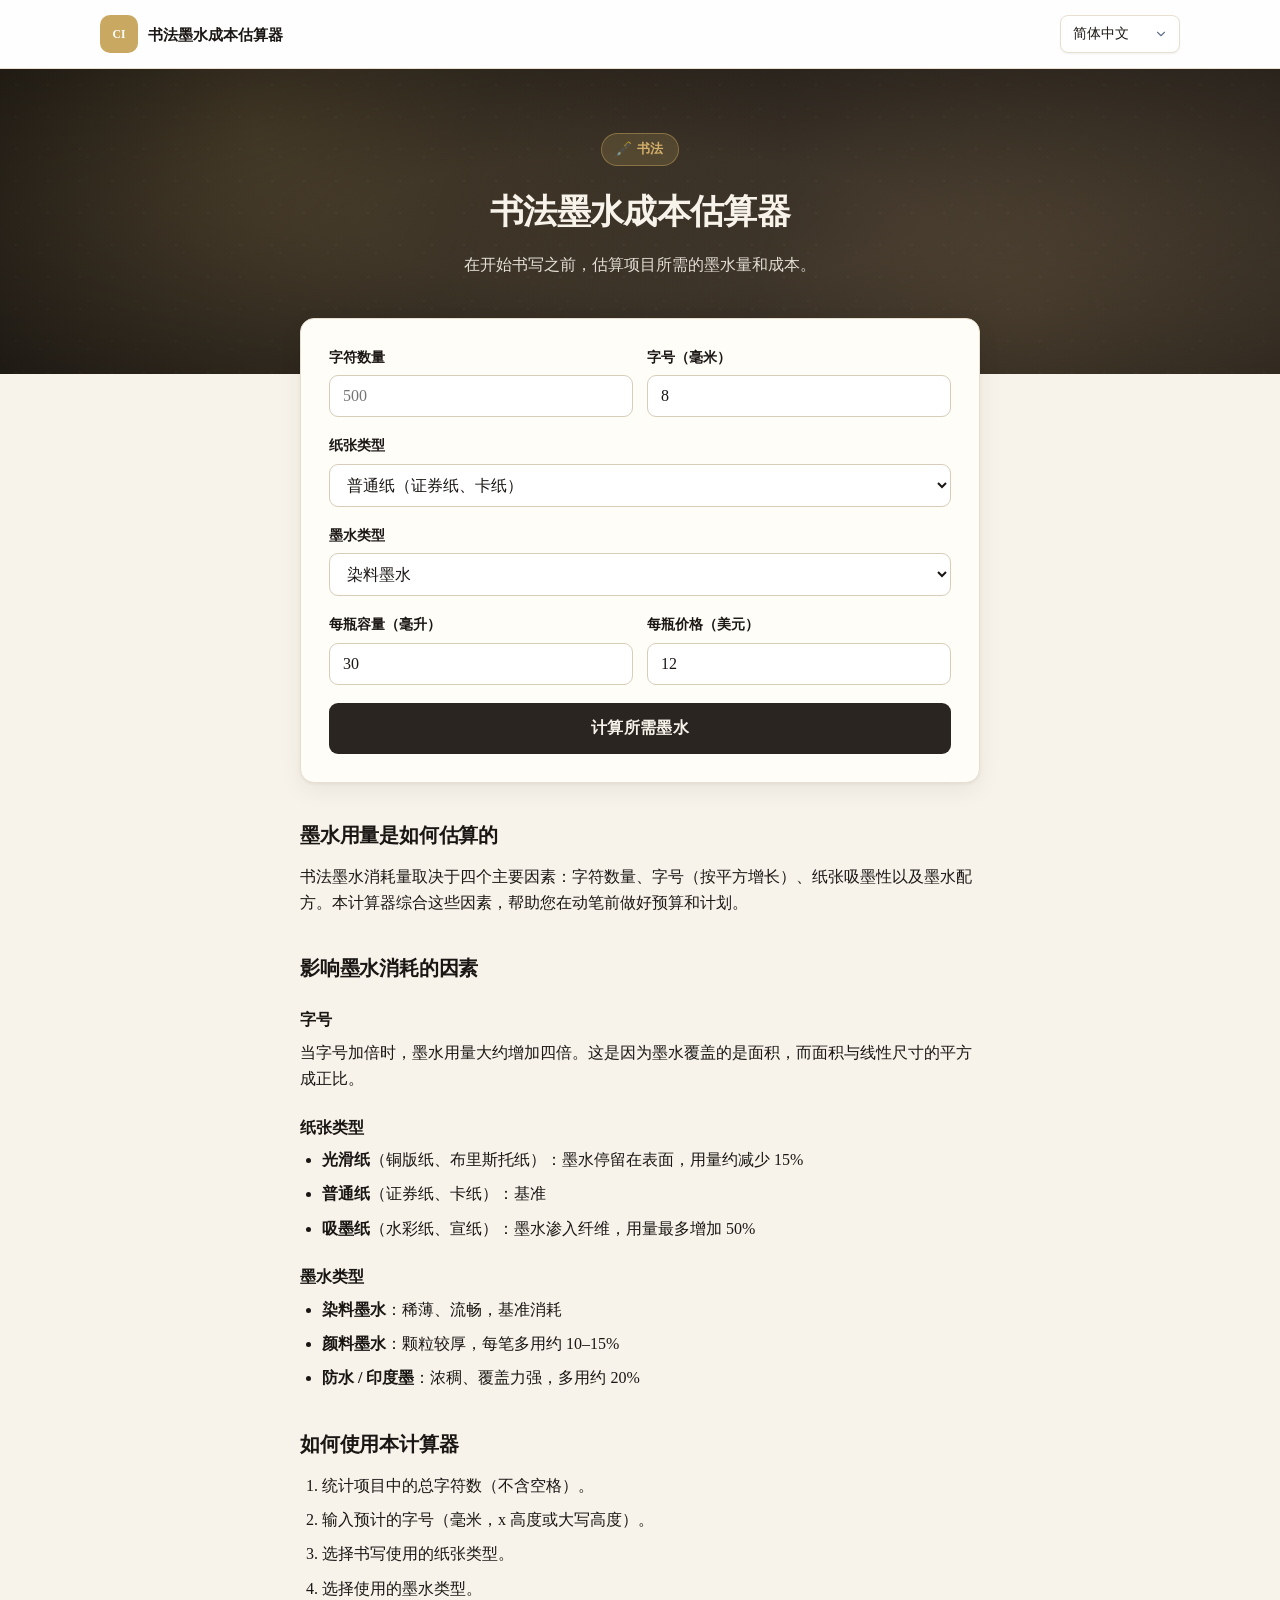
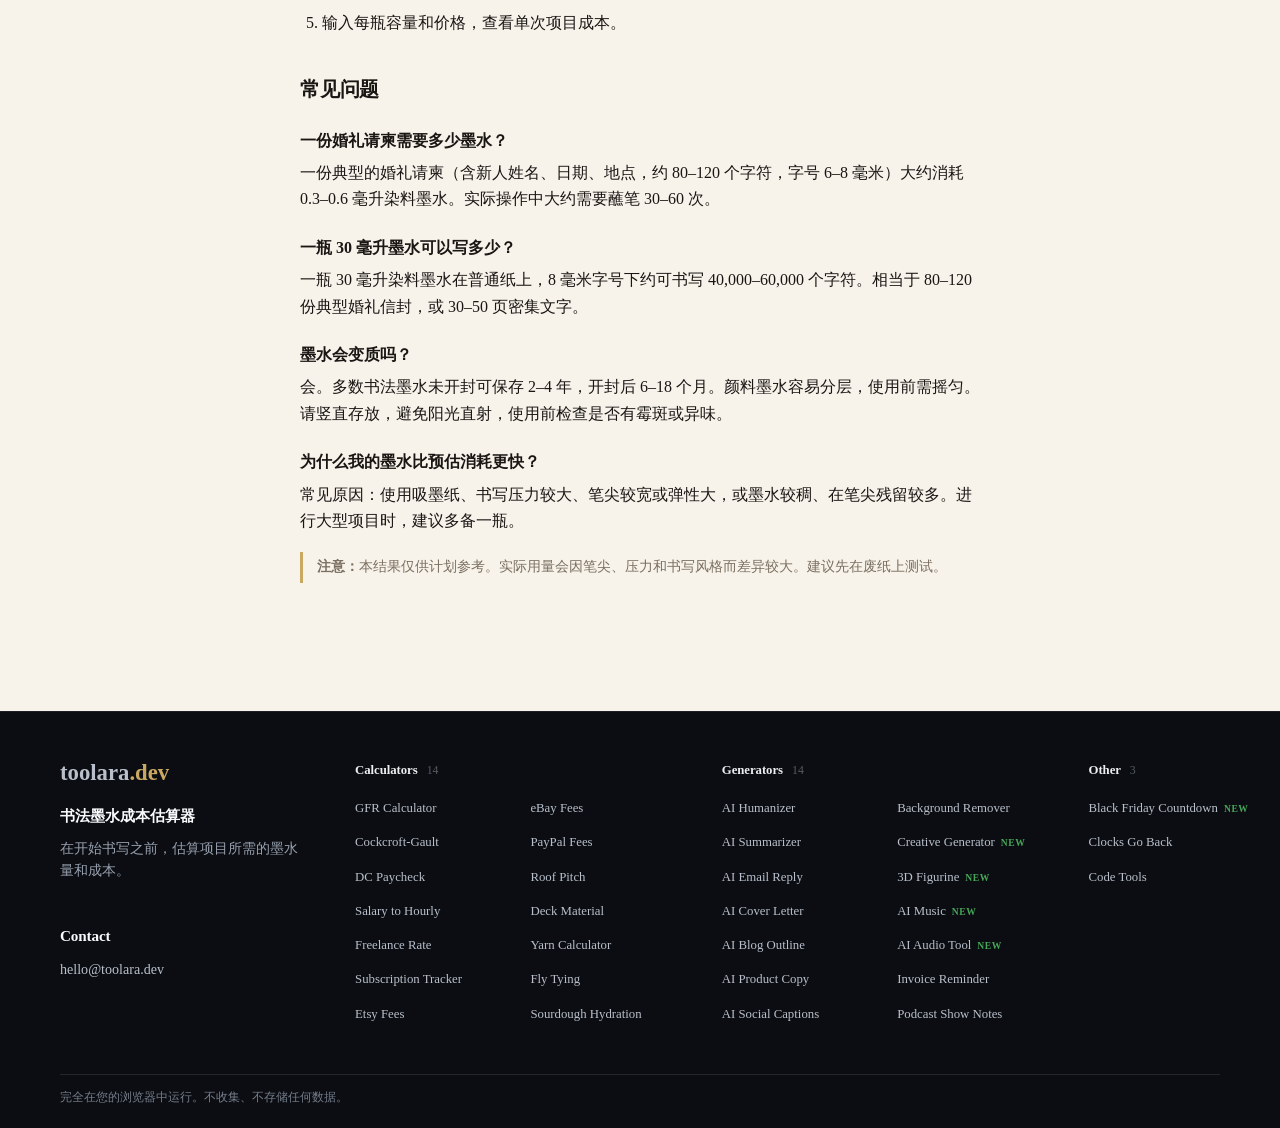
<file: zh/index.html>
<!DOCTYPE html>
<html lang="zh-Hans">
<head>
<meta charset="UTF-8">
<meta name="viewport" content="width=device-width, initial-scale=1.0">
<title>书法墨水计算器 — 用墨量与单件成本估算</title>
<meta name="description" content="免费在线书法墨水计算器。输入字数、字号、纸张吸墨性与墨水类型，并结合瓶装容量和价格，估算项目所需墨水量、单件成本，以及一瓶墨水可完成的项目数量。计算全部在浏览器本地完成，不上传不存储。">
<meta name="keywords" content="calligraphy ink calculator, ink cost estimator, how much ink for calligraphy, dip pen ink usage, ink cost per project">
<meta name="robots" content="index, follow, max-snippet:-1, max-image-preview:large">
<meta name="theme-color" content="#1a1614">

<link rel="canonical" href="https://calligraphy.toolara.dev/zh/">
<link rel="alternate" hreflang="en" href="https://calligraphy.toolara.dev/">
<link rel="alternate" hreflang="zh-Hans" href="https://calligraphy.toolara.dev/zh/">
<link rel="alternate" hreflang="zh-Hant" href="https://calligraphy.toolara.dev/zh-tw/">
<link rel="alternate" hreflang="ja" href="https://calligraphy.toolara.dev/ja/">
<link rel="alternate" hreflang="ko" href="https://calligraphy.toolara.dev/ko/">
<link rel="alternate" hreflang="de" href="https://calligraphy.toolara.dev/de/">
<link rel="alternate" hreflang="ru" href="https://calligraphy.toolara.dev/ru/">
<link rel="alternate" hreflang="es" href="https://calligraphy.toolara.dev/es/">
<link rel="alternate" hreflang="x-default" href="https://calligraphy.toolara.dev/">

<meta property="og:type" content="website">
<meta property="og:title" content="书法墨水计算器 — 用墨量与单件成本估算">
<meta property="og:description" content="免费在线书法墨水计算器。输入字数、字号、纸张吸墨性与墨水类型，并结合瓶装容量和价格，估算项目所需墨水量、单件成本，以及一瓶墨水可完成的项目数量。计算全部在浏览器本地完成，不上传不存储。">
<meta property="og:url" content="https://calligraphy.toolara.dev/zh/">
<meta property="og:image" content="https://calligraphy.toolara.dev/og-image.png">
<meta property="og:image:width" content="1200">
<meta property="og:image:height" content="630">
<meta property="og:image:alt" content="书法墨水计算器 — 用墨量与单件成本估算">
<meta property="og:locale" content="zh_CN">
<meta name="twitter:card" content="summary_large_image">

<script type="application/ld+json">
{
  "@context": "https://schema.org",
  "@type": "WebApplication",
  "name": "书法墨水计算器",
  "url": "https://calligraphy.toolara.dev/zh/",
  "applicationCategory": "UtilityApplication",
  "operatingSystem": "Any",
  "inLanguage": "zh-Hans",
  "description": "免费在线书法墨水计算器。输入字数、字号、纸张吸墨性与墨水类型，并结合瓶装容量和价格，估算项目所需墨水量、单件成本，以及一瓶墨水可完成的项目数量。计算全部在浏览器本地完成，不上传不存储。",
  "offers": { "@type": "Offer", "price": "0", "priceCurrency": "USD" }
}
</script>

<script>window.__FORCE_LANG__ = 'zh';</script>
<link rel="stylesheet" href="/css/style.css">
<style id="footer-groups-css">
.site-footer-grid{grid-template-columns:minmax(0,0.85fr) minmax(0,2.65fr)!important;gap:40px!important}
.site-footer-column:nth-child(2){grid-row:1/span 2!important}
.site-footer-column:nth-child(3){grid-column:1!important;grid-row:2!important}
.site-footer-explore{display:grid;grid-template-columns:repeat(3,minmax(0,1fr));gap:22px 20px;align-content:start}
.site-footer-group{min-width:0}
.site-footer-group-title{margin:0 0 9px;padding-bottom:8px;border-bottom:1px solid rgba(255,255,255,0.16);color:#f8fafc;font-size:0.7rem;font-weight:700;letter-spacing:0.06em;text-transform:uppercase;opacity:.75}
.site-footer-group .site-footer-links{display:grid!important;grid-template-columns:minmax(0,1fr)!important;gap:7px;font-size:0.85rem;line-height:1.4}
@media(max-width:960px){.site-footer-grid{grid-template-columns:1fr!important;gap:30px!important}
.site-footer-column:nth-child(2){grid-row:auto!important}.site-footer-column:nth-child(3){grid-column:auto!important;grid-row:auto!important}
.site-footer-explore{grid-template-columns:repeat(2,minmax(0,1fr))}}
</style>
<style id="fc-cloud-css">
/* Footer tool columns - Linear style (design v3-A) */
.site-footer-grid{grid-template-columns:1.05fr 1.35fr 1.35fr 0.55fr !important;gap:44px !important}
/* 覆盖子站旧版 nth-child 网格定位残留 */
.site-footer .site-footer-column:nth-child(2),.site-footer .site-footer-column:nth-child(3),.site-footer .site-footer-column:nth-child(4){grid-row:auto !important;grid-column:auto !important;display:block !important}
.site-footer .fa-h4{font-size:0.8rem;font-weight:600;color:#eceef0;margin:0 0 16px;letter-spacing:-0.005em}
.site-footer .fa-h4 .n{color:#565b63;font-weight:500;margin-left:6px;font-size:0.74rem}
.site-footer ul.fa-list{list-style:none;margin:0;padding:0;columns:2;column-gap:28px}
.site-footer ul.fa-list.single{columns:1}
.site-footer ul.fa-list li{margin-bottom:11px;break-inside:avoid}
.site-footer ul.fa-list a{font-size:0.8rem;color:#83898f;text-decoration:none;transition:color 0.12s;white-space:nowrap}
.site-footer ul.fa-list a:hover{color:#f0f2f4}
.site-footer ul.fa-list a .fa-new{color:#46a758;font-size:0.6rem;font-weight:700;letter-spacing:0.06em;margin-left:6px}
.site-footer .fa-contact{margin-top:18px}.site-footer .fa-contact-h{margin:42px 0 10px !important;color:#f8fafc;font-size:0.95rem;font-weight:650}
@media(max-width:960px){.site-footer-grid{grid-template-columns:1fr 1fr !important;gap:32px !important}}
@media(max-width:640px){.site-footer-grid{grid-template-columns:1fr !important;gap:26px !important}}
</style></head>
<body>
<header class="site-header"><div class="site-header-inner"><a class="site-brand" href="/" aria-label="calligraphy-ink-estimator"><span class="site-brand-mark" aria-hidden="true">CI</span><span class="site-brand-name" data-i18n="title"></span></a><nav class="site-nav" aria-label="Site navigation"><select id="langSelect" onchange="setLang(this.value)" aria-label="Language">
      <option value="en">English</option>
      <option value="zh">简体中文</option>
      <option value="zh-TW">繁體中文</option>
      <option value="ja">日本語</option>
      <option value="ko">한국어</option>
      <option value="de">Deutsch</option>
      <option value="ru">Русский</option>
      <option value="es">Español</option>
    </select></nav></div></header>


<header class="hero">

  <div class="hero-inner">
    <div class="hero-badge" data-i18n="heroBadge">🖋️ 书法</div>
    <h1 data-i18n="title">书法墨水成本估算器</h1>
    <p data-i18n="subtitle">在开始书写之前，估算项目所需的墨水量和成本。</p>
  </div>
</header>

<main class="wrap">
  <section class="card">
    <h2 class="visually-hidden" data-i18n="calcHeading">计算器</h2>

    <div class="row">
      <div>
        <label for="charCount" data-i18n="charLabel">字符数量</label>
        <input type="number" id="charCount" min="1" step="1" placeholder="500" inputmode="numeric">
      </div>
      <div>
        <label for="fontSize" data-i18n="sizeLabel">字号（毫米）</label>
        <input type="number" id="fontSize" min="1" step="0.5" placeholder="8" value="8" inputmode="decimal">
      </div>
    </div>

    <label for="paper" data-i18n="paperLabel">纸张类型</label>
    <select id="paper">
      <option value="smooth" data-i18n="paperSmooth">光滑纸（铜版纸、布里斯托纸）</option>
      <option value="standard" selected data-i18n="paperStandard">普通纸（证券纸、卡纸）</option>
      <option value="absorbent" data-i18n="paperAbsorbent">吸墨纸（水彩纸、宣纸）</option>
    </select>

    <label for="inkType" data-i18n="inkLabel">墨水类型</label>
    <select id="inkType">
      <option value="dye" selected data-i18n="inkDye">染料墨水</option>
      <option value="pigment" data-i18n="inkPigment">颜料墨水</option>
      <option value="waterproof" data-i18n="inkWaterproof">防水 / 印度墨</option>
    </select>

    <div class="row">
      <div>
        <label for="bottleSize" data-i18n="bottleLabel">每瓶容量（毫升）</label>
        <input type="number" id="bottleSize" min="1" step="1" placeholder="30" value="30" inputmode="decimal">
      </div>
      <div>
        <label for="bottlePrice" data-i18n="priceLabel">每瓶价格（美元）</label>
        <input type="number" id="bottlePrice" min="0" step="0.5" placeholder="12" value="12" inputmode="decimal">
      </div>
    </div>

    <button class="calc" type="button" onclick="calculate()" data-i18n="calcBtn">计算所需墨水</button>

    <div id="result" role="region" aria-live="polite">
      <div class="result-label" data-i18n="resultLabel">估算所需墨水</div>
      <div class="ink-volume"><span id="inkVolume">—</span></div>
      <div class="freq-note" id="costNote"></div>

      <div class="breakdown">
        <div class="bd-row"><span data-i18n="bdChars">字符数</span><strong id="bdChars">—</strong></div>
        <div class="bd-row"><span data-i18n="bdSize">字号</span><strong id="bdSize">—</strong></div>
        <div class="bd-row"><span data-i18n="bdPaper">纸张系数</span><strong id="bdPaper">—</strong></div>
        <div class="bd-row"><span data-i18n="bdInk">墨水系数</span><strong id="bdInk">—</strong></div>
        <div class="bd-row"><span data-i18n="bdCost">项目成本</span><strong id="bdCost">—</strong></div>
        <div class="bd-row"><span data-i18n="bdProjects">每瓶可完成项目数</span><strong id="bdProjects">—</strong></div>
      </div>
      <div class="result-disclaimer" data-i18n="resultDisclaimer">仅为估算值。实际用量会因笔尖、书写压力和个人风格而不同。建议先在废纸上测试。</div>
    </div>
  </section>

  <section>
    <h2 data-i18n="whatIsTitle">墨水用量是如何估算的</h2>
    <p data-i18n="whatIsText">书法墨水消耗量取决于四个主要因素：字符数量、字号（按平方增长）、纸张吸墨性以及墨水配方。本计算器综合这些因素，帮助您在动笔前做好预算和计划。</p>
  </section>

  <section>
    <h2 data-i18n="factorsTitle">影响墨水消耗的因素</h2>
    <h3 data-i18n="f1Title">字号</h3>
    <p data-i18n="f1Text">当字号加倍时，墨水用量大约增加四倍。这是因为墨水覆盖的是面积，而面积与线性尺寸的平方成正比。</p>

    <h3 data-i18n="f2Title">纸张类型</h3>
    <ul>
      <li data-i18n="f2a"><strong>光滑纸</strong>（铜版纸、布里斯托纸）：墨水停留在表面，用量约减少 15%</li>
      <li data-i18n="f2b"><strong>普通纸</strong>（证券纸、卡纸）：基准</li>
      <li data-i18n="f2c"><strong>吸墨纸</strong>（水彩纸、宣纸）：墨水渗入纤维，用量最多增加 50%</li>
    </ul>

    <h3 data-i18n="f3Title">墨水类型</h3>
    <ul>
      <li data-i18n="f3a"><strong>染料墨水</strong>：稀薄、流畅，基准消耗</li>
      <li data-i18n="f3b"><strong>颜料墨水</strong>：颗粒较厚，每笔多用约 10–15%</li>
      <li data-i18n="f3c"><strong>防水 / 印度墨</strong>：浓稠、覆盖力强，多用约 20%</li>
    </ul>
  </section>

  <section>
    <h2 data-i18n="howToTitle">如何使用本计算器</h2>
    <ol>
      <li data-i18n="howTo1">统计项目中的总字符数（不含空格）。</li>
      <li data-i18n="howTo2">输入预计的字号（毫米，x 高度或大写高度）。</li>
      <li data-i18n="howTo3">选择书写使用的纸张类型。</li>
      <li data-i18n="howTo4">选择使用的墨水类型。</li>
      <li data-i18n="howTo5">输入每瓶容量和价格，查看单次项目成本。</li>
    </ol>
  </section>

  <section>
    <h2 data-i18n="faqTitle">常见问题</h2>
    <h3 data-i18n="faq1q">一份婚礼请柬需要多少墨水？</h3>
    <p data-i18n="faq1a">一份典型的婚礼请柬（含新人姓名、日期、地点，约 80–120 个字符，字号 6–8 毫米）大约消耗 0.3–0.6 毫升染料墨水。实际操作中大约需要蘸笔 30–60 次。</p>

    <h3 data-i18n="faq2q">一瓶 30 毫升墨水可以写多少？</h3>
    <p data-i18n="faq2a">一瓶 30 毫升染料墨水在普通纸上，8 毫米字号下约可书写 40,000–60,000 个字符。相当于 80–120 份典型婚礼信封，或 30–50 页密集文字。</p>

    <h3 data-i18n="faq3q">墨水会变质吗？</h3>
    <p data-i18n="faq3a">会。多数书法墨水未开封可保存 2–4 年，开封后 6–18 个月。颜料墨水容易分层，使用前需摇匀。请竖直存放，避免阳光直射，使用前检查是否有霉斑或异味。</p>

    <h3 data-i18n="faq4q">为什么我的墨水比预估消耗更快？</h3>
    <p data-i18n="faq4a">常见原因：使用吸墨纸、书写压力较大、笔尖较宽或弹性大，或墨水较稠、在笔尖残留较多。进行大型项目时，建议多备一瓶。</p>

    <div class="disclaimer" data-i18n="disclaimer"><strong>注意：</strong>本结果仅供计划参考。实际用量会因笔尖、压力和书写风格而差异较大。建议先在废纸上测试。</div>
  </section>
</main>

<footer class="footer site-footer">
<div class="site-footer-inner">
<div class="site-footer-grid"><section class="site-footer-column">
<a class="site-footer-wordmark" href="https://toolara.dev/" aria-label="toolara.dev">toolara<span class="tld">.dev</span></a>
<p class="site-footer-site-name" data-i18n="title">书法墨水成本估算器</p>
<p class="site-footer-description" data-i18n="subtitle">在开始书写之前，估算项目所需的墨水量和成本。</p>
<h2 class="fa-contact-h">Contact</h2><p class="site-footer-contact fa-contact"><a href="mailto:hello@toolara.dev">hello@toolara.dev</a></p></section><section class="site-footer-column"><h4 class="fa-h4">Calculators <span class="n">14</span></h4><ul class="fa-list"><li><a href="https://gfr.toolara.dev/">GFR Calculator</a></li><li><a href="https://crcl.toolara.dev/">Cockcroft-Gault</a></li><li><a href="https://dc-pay.toolara.dev/">DC Paycheck</a></li><li><a href="https://salary.toolara.dev/">Salary to Hourly</a></li><li><a href="https://freelance.toolara.dev/">Freelance Rate</a></li><li><a href="https://subscriptions.toolara.dev/">Subscription Tracker</a></li><li><a href="https://etsy.toolara.dev/">Etsy Fees</a></li><li><a href="https://ebay.toolara.dev/">eBay Fees</a></li><li><a href="https://paypal.toolara.dev/">PayPal Fees</a></li><li><a href="https://roof.toolara.dev/">Roof Pitch</a></li><li><a href="https://deck.toolara.dev/">Deck Material</a></li><li><a href="https://yarn.toolara.dev/">Yarn Calculator</a></li><li><a href="https://flytying.toolara.dev/">Fly Tying</a></li><li><a href="https://sourdough.toolara.dev/">Sourdough Hydration</a></li></ul></section><section class="site-footer-column"><h4 class="fa-h4">Generators <span class="n">14</span></h4><ul class="fa-list"><li><a href="https://humanize.toolara.dev/">AI Humanizer</a></li><li><a href="https://summarize.toolara.dev/">AI Summarizer</a></li><li><a href="https://emailreply.toolara.dev/">AI Email Reply</a></li><li><a href="https://coverletter.toolara.dev/">AI Cover Letter</a></li><li><a href="https://blogoutline.toolara.dev/">AI Blog Outline</a></li><li><a href="https://productcopy.toolara.dev/">AI Product Copy</a></li><li><a href="https://captions.toolara.dev/">AI Social Captions</a></li><li><a href="https://background.toolara.dev/">Background Remover</a></li><li><a href="https://creative.toolara.dev/">Creative Generator<span class="fa-new">NEW</span></a></li><li><a href="https://figurine.toolara.dev/">3D Figurine<span class="fa-new">NEW</span></a></li><li><a href="https://music.toolara.dev/">AI Music<span class="fa-new">NEW</span></a></li><li><a href="https://audio.toolara.dev/">AI Audio Tool<span class="fa-new">NEW</span></a></li><li><a href="https://invoices.toolara.dev/">Invoice Reminder</a></li><li><a href="https://podcast.toolara.dev/">Podcast Show Notes</a></li></ul></section><section class="site-footer-column"><h4 class="fa-h4">Other <span class="n">3</span></h4><ul class="fa-list single"><li><a href="https://blackfriday.toolara.dev/">Black Friday Countdown<span class="fa-new">NEW</span></a></li><li><a href="https://clocksgoback.toolara.dev/">Clocks Go Back</a></li><li><a href="https://devtools.toolara.dev/">Code Tools</a></li></ul></section></div>
<div class="site-footer-bottom"><p class="site-footer-privacy" data-i18n="footer">完全在您的浏览器中运行。不收集、不存储任何数据。</p></div>
</div>
</footer>

<script src="/js/i18n.js"></script>
<script src="/js/calculator.js"></script>
</body>
</html>
</file>
<file: css/style.css>
:root {
  --bg: #f7f3ea; --card: #fffdf8; --text: #1a1614; --muted: #7a6e60;
  --accent: #c9a961; --accent-dark: #a8894a; --ink: #2b2521; --gold: #d4af6a;
  --border: #e8dfd0; --radius: 14px;
  --shadow: 0 1px 3px rgba(26,22,20,0.06), 0 8px 24px rgba(26,22,20,0.06);
}
* { box-sizing: border-box; }
html { scroll-behavior: smooth; }
body { margin: 0; font-family: -apple-system, BlinkMacSystemFont, "Segoe UI", "PingFang SC", "Hiragino Sans GB", "Microsoft YaHei", "Noto Sans CJK SC", "Noto Serif CJK SC", Georgia, serif; background: var(--bg); color: var(--text); line-height: 1.65; -webkit-font-smoothing: antialiased; }
.visually-hidden { position: absolute; width: 1px; height: 1px; padding: 0; margin: -1px; overflow: hidden; clip: rect(0,0,0,0); white-space: nowrap; border: 0; }

/* ---------- Hero ---------- */
.hero {
  position: relative;
  overflow: hidden;
  color: #f7f3ea;
  padding: 64px 20px 96px;
  background:
    radial-gradient(circle at 20% 20%, rgba(201,169,97,0.25) 0%, transparent 50%),
    radial-gradient(circle at 80% 80%, rgba(212,175,106,0.18) 0%, transparent 55%),
    linear-gradient(135deg, #1a1614 0%, #2b2521 55%, #3d342c 100%);
}
.hero::before {
  content: "";
  position: absolute; inset: 0;
  background-image:
    radial-gradient(rgba(255,255,255,0.04) 1px, transparent 1px),
    radial-gradient(rgba(255,255,255,0.03) 1px, transparent 1px);
  background-size: 32px 32px, 48px 48px;
  background-position: 0 0, 16px 16px;
  pointer-events: none;
}
.hero::after {
  content: "";
  position: absolute; inset: 0;
  background: radial-gradient(ellipse at center, transparent 30%, rgba(0,0,0,0.35) 100%);
  pointer-events: none;
}
.hero-inner { max-width: 720px; margin: 0 auto; position: relative; z-index: 2; text-align: center; }
.hero-badge {
  display: inline-block;
  background: rgba(201,169,97,0.18);
  border: 1px solid rgba(201,169,97,0.45);
  color: #d4af6a;
  padding: 5px 14px;
  border-radius: 999px;
  font-size: 0.8rem;
  font-weight: 600;
  letter-spacing: 0.04em;
  margin-bottom: 18px;
}
.hero h1 { font-size: 2.1rem; margin: 0 0 12px; font-weight: 800; letter-spacing: -0.02em; }
.hero p { margin: 0 auto; opacity: 0.9; font-size: 1rem; max-width: 560px; }

/* ---------- Lang switcher ---------- */
.lang-switch { position: absolute; top: 16px; right: 16px; z-index: 3; }
.lang-switch select {
  appearance: none; -webkit-appearance: none;
  background-color: rgba(255,255,255,0.10);
  background-image: url("data:image/svg+xml;charset=UTF-8,%3csvg xmlns='http://www.w3.org/2000/svg' viewBox='0 0 24 24' fill='none' stroke='%23d4af6a' stroke-width='2' stroke-linecap='round' stroke-linejoin='round'%3e%3cpolyline points='6 9 12 15 18 9'%3e%3c/polyline%3e%3c/svg%3e");
  background-repeat: no-repeat; background-position: right 10px center; background-size: 14px;
  border: 1px solid rgba(201,169,97,0.35);
  color: #f7f3ea; padding: 7px 32px 7px 12px; border-radius: 8px;
  font-size: 0.85rem; font-family: inherit; cursor: pointer;
}
.lang-switch select:hover { background-color: rgba(255,255,255,0.20); }
.lang-switch select option { color: #1a1614; background: #fff; }

/* ---------- Layout ---------- */
.wrap { max-width: 720px; margin: -56px auto 0; padding: 0 20px 64px; position: relative; z-index: 2; }
.card { background: var(--card); border: 1px solid var(--border); border-radius: var(--radius); padding: 28px; margin-bottom: 22px; box-shadow: var(--shadow); }

label { display: block; font-weight: 600; font-size: 0.85rem; margin-bottom: 6px; }
input, select { width: 100%; padding: 11px 13px; border: 1px solid #d8cdb8; border-radius: 9px; font-size: 1rem; margin-bottom: 18px; background: #fff; color: var(--text); transition: border-color 0.15s, box-shadow 0.15s; font-family: inherit; }
input:focus, select:focus { outline: none; border-color: var(--accent); box-shadow: 0 0 0 3px rgba(201,169,97,0.20); }
.row { display: flex; gap: 14px; }
.row > div { flex: 1; }
button.calc { width: 100%; padding: 15px; background: var(--ink); color: #f7f3ea; border: none; border-radius: 9px; font-size: 1rem; font-weight: 600; cursor: pointer; transition: background 0.15s, transform 0.1s; font-family: inherit; letter-spacing: 0.02em; }
button.calc:hover { background: #000; }
button.calc:active { transform: scale(0.99); }

/* ---------- Result ---------- */
#result { margin-top: 24px; padding: 24px; border-radius: 14px; background: linear-gradient(135deg, #fdf9ee 0%, #f7f3ea 100%); border: 2px solid var(--accent); display: none; animation: fadeIn 0.35s ease; }
#result.show { display: block; }
@keyframes fadeIn { from { opacity: 0; transform: translateY(8px); } to { opacity: 1; transform: none; } }
.result-label { font-size: 0.78rem; text-transform: uppercase; letter-spacing: 0.07em; font-weight: 700; color: #a8894a; margin-bottom: 4px; }
.ink-volume { font-size: 2.8rem; font-weight: 800; color: #1a1614; line-height: 1; letter-spacing: -0.02em; }
.ink-volume::after { content: " mL"; font-size: 1rem; font-weight: 500; color: var(--muted); margin-left: 6px; }
.freq-note { font-size: 0.9rem; color: #a8894a; margin-top: 8px; font-weight: 600; }
.breakdown { margin-top: 20px; padding-top: 16px; border-top: 1px solid rgba(201,169,97,0.30); }
.bd-row { display: flex; justify-content: space-between; padding: 6px 0; font-size: 0.9rem; color: #3d342c; }
.bd-row strong { color: #1a1614; font-weight: 600; }
.result-disclaimer { margin-top: 16px; padding-top: 12px; border-top: 1px solid rgba(201,169,97,0.20); font-size: 0.78rem; color: var(--muted); }

/* ---------- Content ---------- */
h2 { font-size: 1.25rem; margin: 36px 0 12px; letter-spacing: -0.01em; }
h3 { font-size: 1rem; margin: 22px 0 6px; }
p { margin: 0 0 14px; }
ul, ol { margin: 0 0 16px; padding-left: 22px; }
li { margin-bottom: 8px; line-height: 1.65; }
table { width: 100%; border-collapse: collapse; font-size: 0.9rem; margin: 14px 0; }
th, td { text-align: left; padding: 10px 12px; border-bottom: 1px solid #e8dfd0; }
th { background: #fdf9ee; font-weight: 600; font-size: 0.8rem; text-transform: uppercase; letter-spacing: 0.04em; color: #a8894a; }
tr:last-child td { border-bottom: none; }
.disclaimer { font-size: 0.85rem; color: var(--muted); border-left: 3px solid var(--accent); padding: 4px 0 4px 14px; margin-top: 18px; }
.footer { text-align: center; font-size: 0.8rem; color: var(--muted); padding: 24px 20px 48px; }

@media (max-width: 560px) {
  .hero { padding: 48px 16px 80px; }
  .hero h1 { font-size: 1.5rem; }
  .lang-switch { position: static; display: flex; justify-content: center; margin-bottom: 16px; }
  .wrap { padding: 0 14px 48px; }
  .card { padding: 20px; }
  .row { flex-direction: column; gap: 0; }
  .ink-volume { font-size: 2.2rem; }
}
/* Toolara site navigation */
.site-header { position: relative; z-index: 10; background: rgba(255,255,255,0.96); border-bottom: 1px solid var(--border, #e2e8f0); }
.site-header-inner { max-width: 1120px; min-height: 68px; margin: 0 auto; padding: 10px 20px; display: flex; align-items: center; justify-content: space-between; gap: 20px; }
.site-brand { min-width: 0; display: flex; align-items: center; gap: 10px; color: var(--text, #0f1c2e); text-decoration: none; font-weight: 700; }
.site-brand-mark { width: 38px; height: 38px; flex: 0 0 38px; display: grid; place-items: center; border-radius: 10px; background: var(--accent, #2563eb); color: #fff; font-size: 0.72rem; font-weight: 800; }
.site-brand-name { font-size: 0.95rem; line-height: 1.25; }
.site-nav { display: flex; align-items: center; gap: 10px; }
.site-nav-link { padding: 8px 12px; border: 1px solid var(--border, #e2e8f0); border-radius: 8px; background: #fff; color: var(--accent-dark, var(--accent, #1d4ed8)); text-decoration: none; white-space: nowrap; font-size: 0.875rem; font-weight: 650; transition: background 0.15s, border-color 0.15s; }
.site-nav-link:hover { background: var(--bg, #f8fafc); border-color: var(--accent, #2563eb); }
.site-nav select { appearance: none; -webkit-appearance: none; width: auto; min-width: 120px; height: 38px; margin: 0; padding: 8px 34px 8px 12px; border: 1px solid var(--border, #e2e8f0); border-radius: 8px; background-color: #fff; background-image: url("data:image/svg+xml;charset=UTF-8,%3csvg xmlns='http://www.w3.org/2000/svg' viewBox='0 0 24 24' fill='none' stroke='%2364748b' stroke-width='2' stroke-linecap='round' stroke-linejoin='round'%3e%3cpolyline points='6 9 12 15 18 9'%3e%3c/polyline%3e%3c/svg%3e"); background-repeat: no-repeat; background-position: right 11px center; background-size: 14px; color: var(--text, #0f1c2e); font-family: inherit; font-size: 0.875rem; line-height: 1.2; cursor: pointer; box-shadow: 0 1px 2px rgba(15, 28, 46, 0.06); transition: border-color 0.15s, box-shadow 0.15s; }
.site-nav select:hover { border-color: var(--accent, #2563eb); }
.site-nav select:focus-visible { outline: 2px solid var(--accent, #2563eb); outline-offset: 2px; }
.site-nav select option { color: #0f1c2e; background: #fff; }
@media (max-width: 560px) {
  .site-header-inner { min-height: 0; padding: 10px 14px; flex-wrap: wrap; gap: 10px; }
  .site-brand { flex: 1 1 100%; }
  .site-nav { width: 100%; justify-content: space-between; gap: 8px; }
  .site-nav select { min-width: 118px; }
}

.site-footer { margin-top: 64px !important; padding: 48px 24px 22px !important; background: #0b0d12 !important; border-top: 1px solid rgba(255,255,255,0.08) !important; color: #a6adbb !important; text-align: left !important; font-size: 0.88rem !important; line-height: 1.6; }
.site-footer-inner { max-width: 1160px; margin: 0 auto; }
.site-footer-grid { display: grid; grid-template-columns: minmax(0,1.25fr) minmax(280px,1.15fr) minmax(220px,0.9fr); gap: 48px; }
.site-footer-column { min-width: 0; }
.site-footer-wordmark { display: inline-flex; align-items: baseline; color: #f8fafc !important; font-size: 1.42rem; font-weight: 850; line-height: 1.15; text-decoration: none; }
.site-footer-wordmark .tld { color: var(--accent, #3b82f6); }
.site-footer-site-name { margin: 18px 0 0 !important; color: #f8fafc; font-size: 0.96rem; font-weight: 700; }
.site-footer-heading { margin: 0 0 16px !important; color: #f8fafc; font-size: 0.95rem; font-weight: 650; }
.site-footer-description { max-width: 420px; margin: 8px 0 0 !important; color: #98a1af; }
.site-footer-links { display: grid; grid-template-columns: repeat(2,minmax(0,1fr)); gap: 12px 18px; }
.site-footer-contact { margin: 0 !important; color: #b9c0cb; overflow-wrap: anywhere; }
.site-footer a { color: #b9c0cb !important; text-decoration: none; }
.site-footer a:hover { color: #fff !important; text-decoration: underline; }
.site-footer-bottom { margin-top: 38px; padding-top: 14px; border-top: 1px solid rgba(255,255,255,0.1); color: #747d8a; font-size: 0.73rem; line-height: 1.5; }
.site-footer-bottom p { margin: 0; }
@media (max-width: 960px) { .site-footer-grid { grid-template-columns: repeat(2,minmax(0,1fr)); gap: 34px; } .site-footer-column:first-child { grid-column: 1 / -1; } }
@media (max-width: 760px) { .site-footer { padding: 36px 20px 20px !important; } .site-footer-grid { grid-template-columns: 1fr; gap: 28px; } .site-footer-column:first-child { grid-column: auto; } .site-footer-links { gap: 10px 14px; } .site-footer-bottom { margin-top: 28px; } }
</file>
